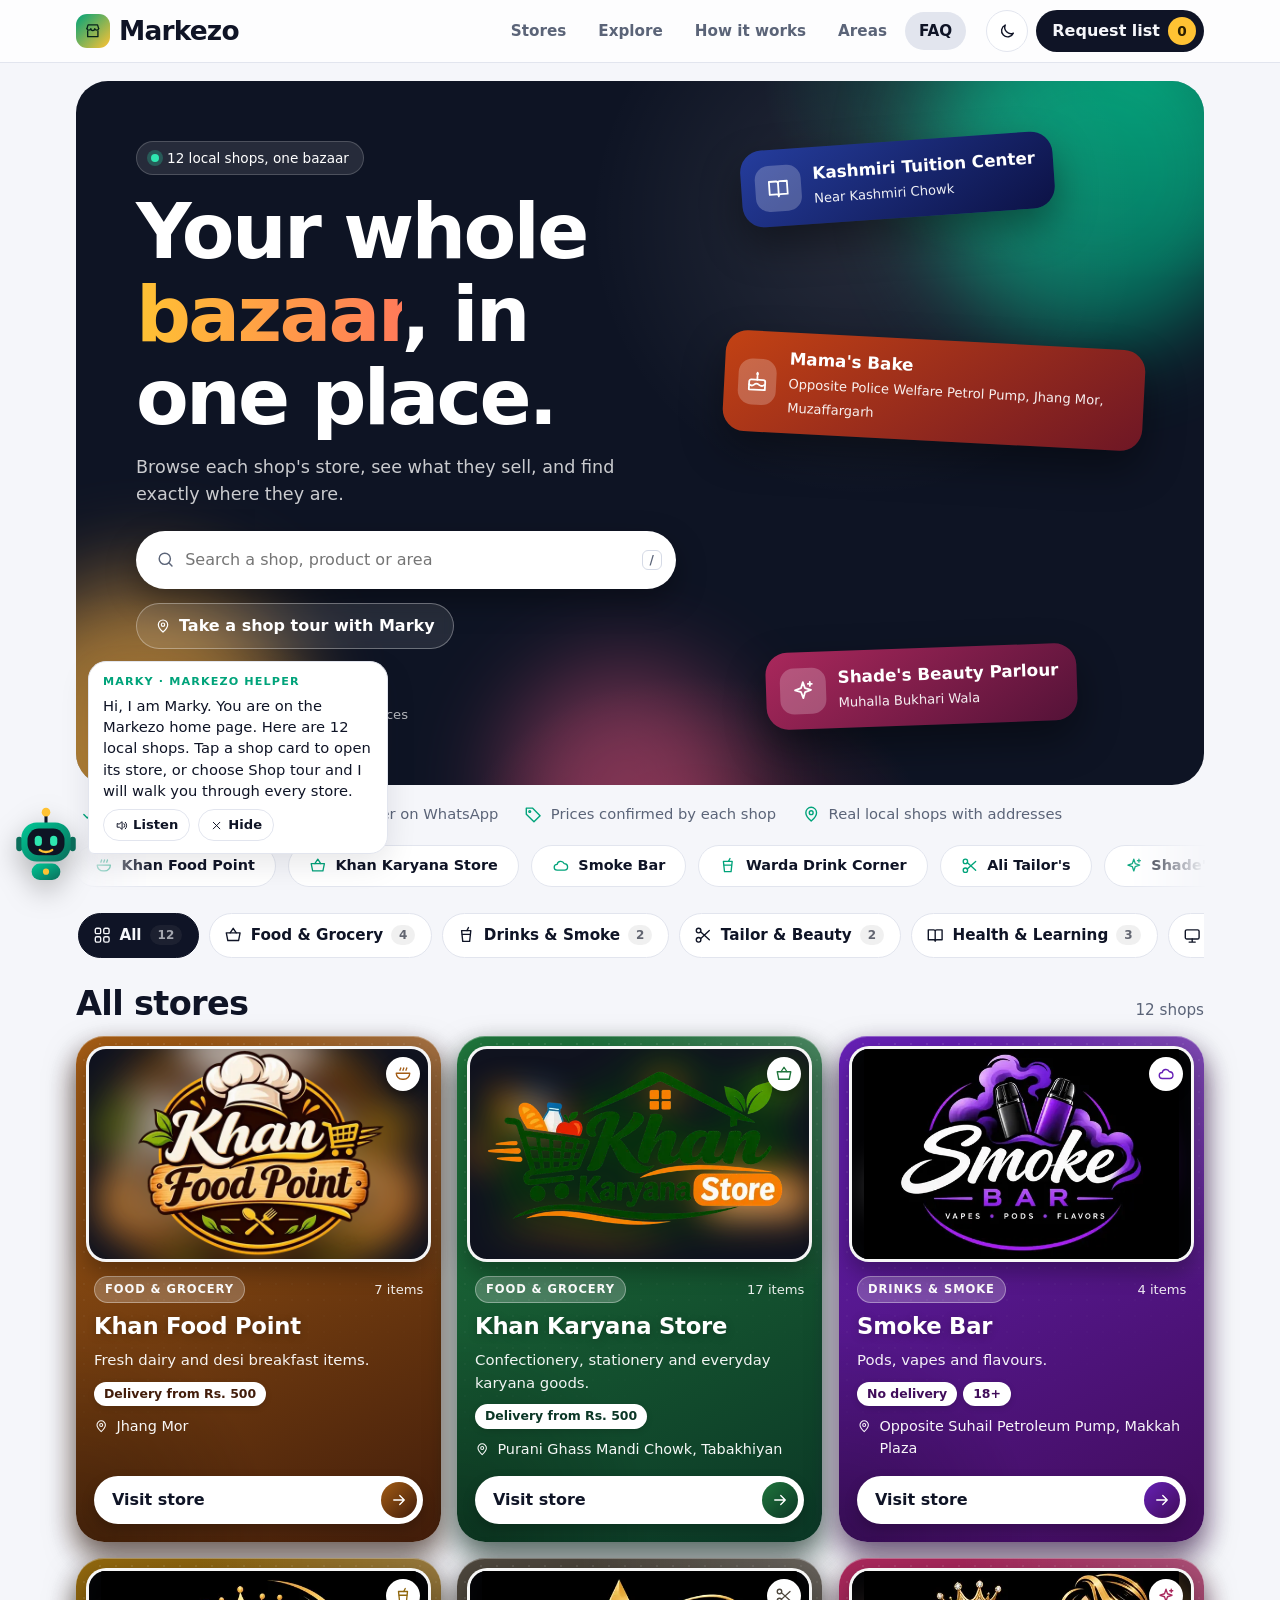
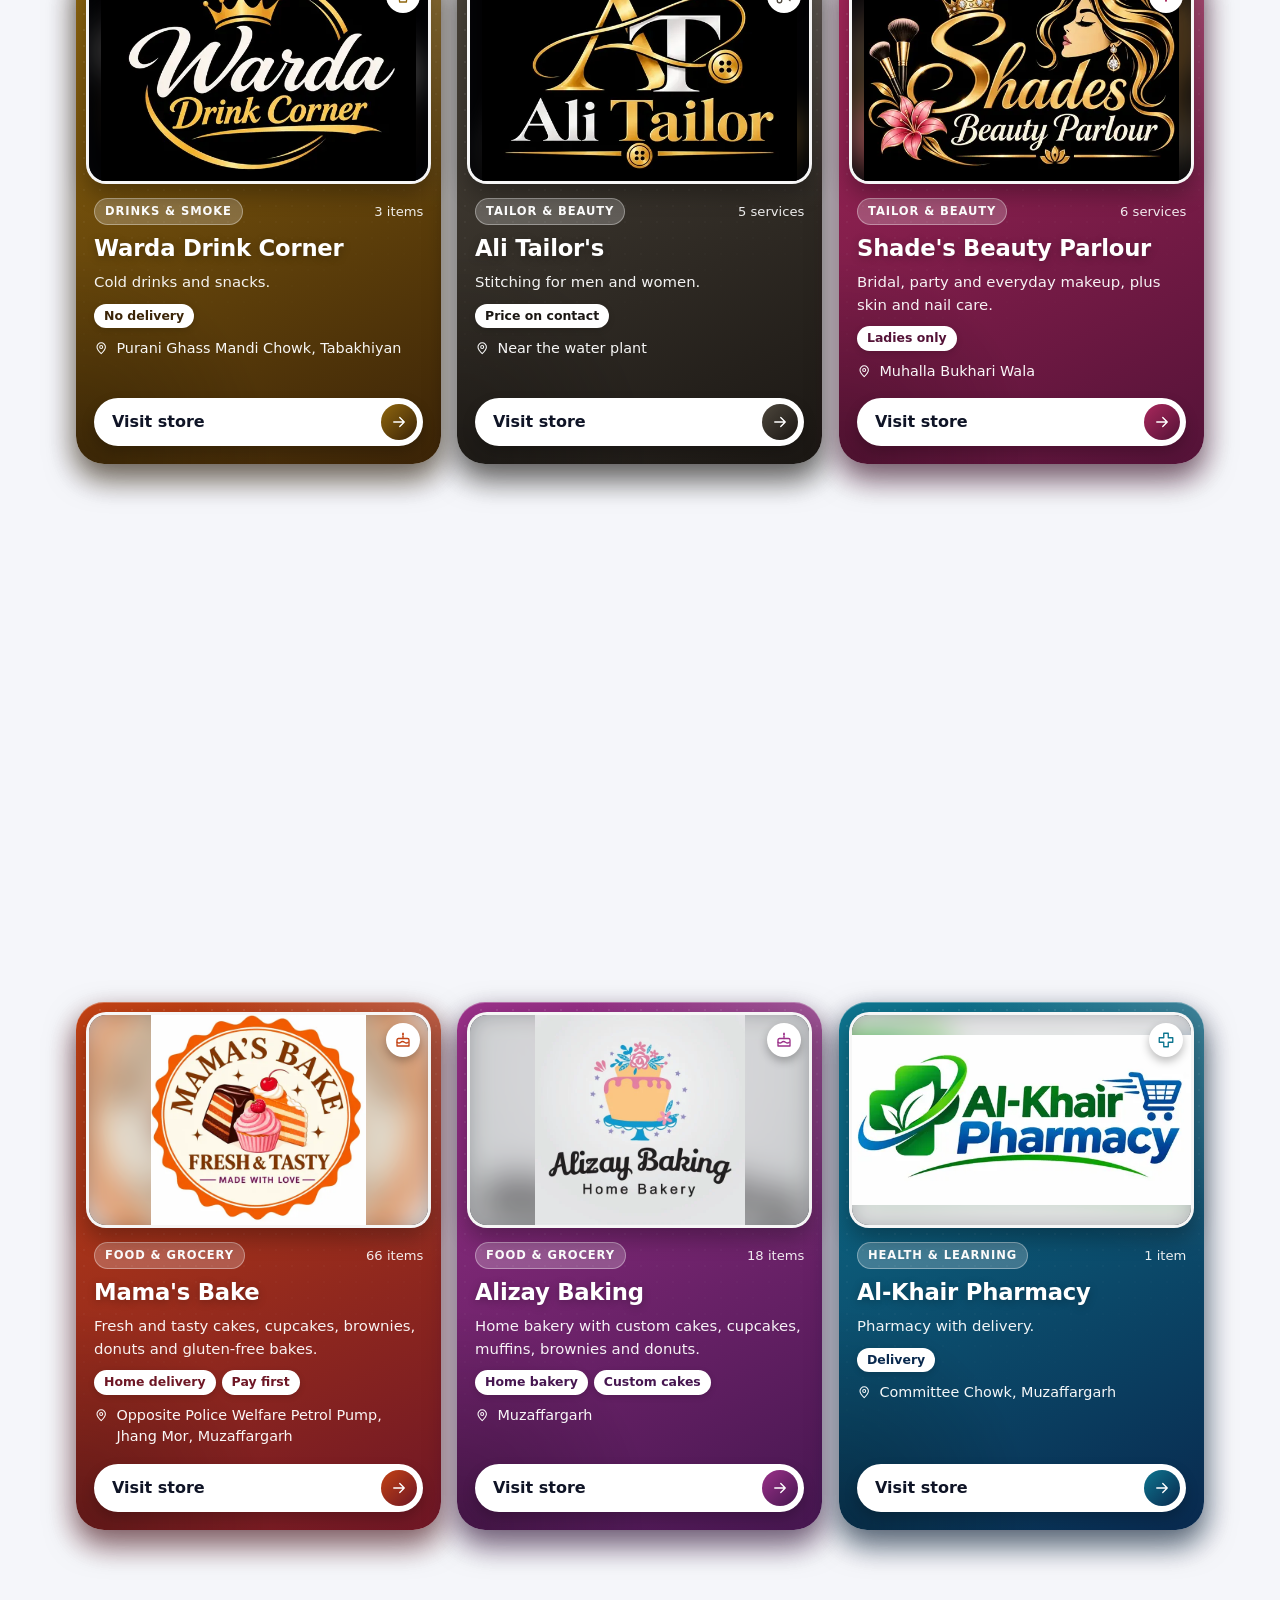
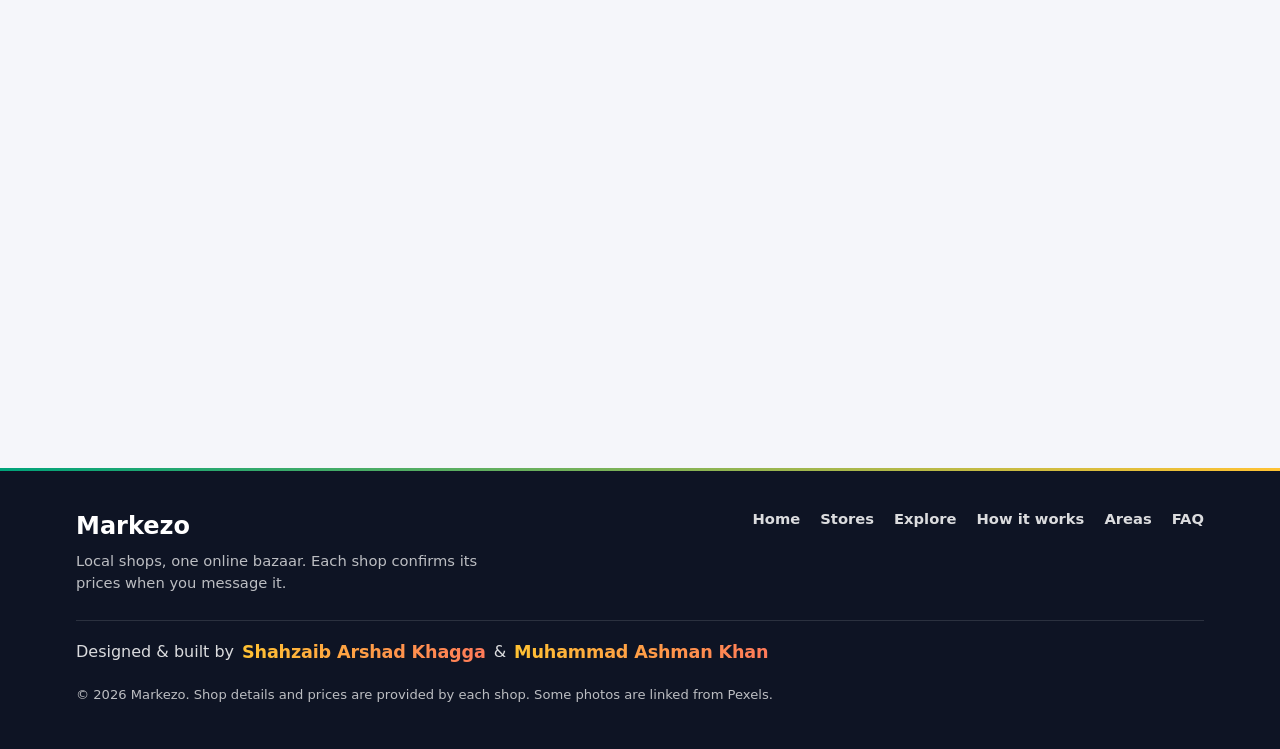
<file: index.html>
<!doctype html>
<html lang="en">
<head>
<meta name="google-site-verification" content="n5h1SkMO4lCYIxkYDlouYj3IXpWvrF7Q885TDrIRiIs" />
<meta charset="utf-8">
<meta http-equiv="Content-Security-Policy" content="default-src 'self'; script-src 'self' 'unsafe-inline'; style-src 'self' 'unsafe-inline' https://fonts.googleapis.com; font-src https://fonts.gstatic.com; img-src 'self' data: blob: https://images.pexels.com; base-uri 'none'; form-action 'none'">
<meta name="viewport" content="width=device-width, initial-scale=1, viewport-fit=cover">
<title>Markezo - Online Bazaar of Local Shops in Muzaffargarh</title>
<meta name="description" content="Markezo brings 12 local shops of Muzaffargarh online. Browse food, grocery, bakery, pharmacy, tailor, beauty, electronics and more, see prices and message each shop on WhatsApp.">
<link rel="canonical" href="https://ashmanyousufoffical-alt.github.io/Markezo/">
<meta name="author" content="Shahzaib Arshad Khagga, Muhammad Ashman Khan">
<meta name="application-name" content="Markezo">
<meta name="robots" content="index,follow,max-image-preview:large">
<meta name="keywords" content="Markezo, Muzaffargarh shops online, Muzaffargarh bazaar, online shopping Muzaffargarh, local shops Muzaffargarh">
<meta property="og:type" content="website"><meta property="og:site_name" content="Markezo">
<meta property="og:title" content="Markezo - Online Bazaar of Local Shops in Muzaffargarh"><meta property="og:description" content="Markezo brings 12 local shops of Muzaffargarh online. Browse food, grocery, bakery, pharmacy, tailor, beauty, electronics and more, see prices and message each shop on WhatsApp.">
<meta property="og:url" content="https://ashmanyousufoffical-alt.github.io/Markezo/"><meta property="og:image" content="https://ashmanyousufoffical-alt.github.io/Markezo/og-image.png">
<meta name="twitter:card" content="summary_large_image"><meta name="twitter:title" content="Markezo - Online Bazaar of Local Shops in Muzaffargarh"><meta name="twitter:description" content="Markezo brings 12 local shops of Muzaffargarh online. Browse food, grocery, bakery, pharmacy, tailor, beauty, electronics and more, see prices and message each shop on WhatsApp."><meta name="twitter:image" content="https://ashmanyousufoffical-alt.github.io/Markezo/og-image.png">
<script type="application/ld+json">{"@context": "https://schema.org", "@graph": [{"@type": "WebSite", "name": "Markezo", "url": "https://ashmanyousufoffical-alt.github.io/Markezo/", "inLanguage": "en", "description": "Markezo brings 12 local shops of Muzaffargarh online. Browse food, grocery, bakery, pharmacy, tailor, beauty, electronics and more, see prices and message each shop on WhatsApp."}, {"@type": "ItemList", "name": "Local shops of Muzaffargarh on Markezo", "itemListElement": [{"@type": "ListItem", "position": 1, "url": "https://ashmanyousufoffical-alt.github.io/Markezo/shop-khan-food-point.html", "name": "Khan Food Point"}, {"@type": "ListItem", "position": 2, "url": "https://ashmanyousufoffical-alt.github.io/Markezo/shop-khan-karyana-store.html", "name": "Khan Karyana Store"}, {"@type": "ListItem", "position": 3, "url": "https://ashmanyousufoffical-alt.github.io/Markezo/shop-smoke-bar.html", "name": "Smoke Bar"}, {"@type": "ListItem", "position": 4, "url": "https://ashmanyousufoffical-alt.github.io/Markezo/shop-warda-drink-corner.html", "name": "Warda Drink Corner"}, {"@type": "ListItem", "position": 5, "url": "https://ashmanyousufoffical-alt.github.io/Markezo/shop-ali-tailors.html", "name": "Ali Tailor's"}, {"@type": "ListItem", "position": 6, "url": "https://ashmanyousufoffical-alt.github.io/Markezo/shop-shades-beauty-parlour.html", "name": "Shade's Beauty Parlour"}, {"@type": "ListItem", "position": 7, "url": "https://ashmanyousufoffical-alt.github.io/Markezo/shop-kashmiri-tuition-center.html", "name": "Kashmiri Tuition Center"}, {"@type": "ListItem", "position": 8, "url": "https://ashmanyousufoffical-alt.github.io/Markezo/shop-al-nasir-homeo-clinic.html", "name": "Al-Nasir Homeo Clinic"}, {"@type": "ListItem", "position": 9, "url": "https://ashmanyousufoffical-alt.github.io/Markezo/shop-hashmi-electronics.html", "name": "Hashmi Electronics"}, {"@type": "ListItem", "position": 10, "url": "https://ashmanyousufoffical-alt.github.io/Markezo/shop-mamas-bake.html", "name": "Mama's Bake"}, {"@type": "ListItem", "position": 11, "url": "https://ashmanyousufoffical-alt.github.io/Markezo/shop-al-khair-pharmacy.html", "name": "Al-Khair Pharmacy"}, {"@type": "ListItem", "position": 12, "url": "https://ashmanyousufoffical-alt.github.io/Markezo/shop-alizay-baking.html", "name": "Alizay Baking"}]}]}</script>
<link rel="icon" href="favicon.svg" type="image/svg+xml">
<link rel="icon" href="favicon-32.png" sizes="32x32" type="image/png">
<link rel="shortcut icon" href="favicon.ico">
<link rel="apple-touch-icon" href="apple-touch-icon.png">
<meta name="theme-color" content="#F5F6FA" media="(prefers-color-scheme: light)">
<meta name="theme-color" content="#0A0F1C" media="(prefers-color-scheme: dark)">
<meta name="color-scheme" content="light dark">
<link rel="preconnect" href="https://fonts.googleapis.com">
<link rel="preconnect" href="https://fonts.gstatic.com" crossorigin>
<link rel="stylesheet" href="https://fonts.googleapis.com/css2?family=Bricolage+Grotesque:opsz,wght@12..96,500;12..96,700;12..96,800&family=DM+Sans:wght@400;500;700&family=Bodoni+Moda:wght@700;800&display=swap">
<script>document.documentElement.classList.add("js");try{if(sessionStorage.getItem("mzS"))document.documentElement.classList.add("nosplash")}catch(e){}try{var t=localStorage.getItem("mzTheme");if(t==="light"||t==="dark")document.documentElement.setAttribute("data-theme",t)}catch(e){}</script>
<link rel="stylesheet" href="style.css">

<link rel="stylesheet" href="style.css">
</head>
<body>
<div id="splash" aria-hidden="true"><div class="sp-in"><span class="sp-mk" id="spMk"></span><b class="sp-w"><i style="--k:0">M</i><i style="--k:1">a</i><i style="--k:2">r</i><i style="--k:3">k</i><i style="--k:4">e</i><i style="--k:5">z</i><i style="--k:6">o</i></b><p class="sp-t">Your whole bazaar, in one place</p></div></div>
<div id="sprog" aria-hidden="true"></div>
<a class="skip" href="#view" id="skip">Skip to content</a>
<header class="bar"><div class="wrap">
  <a class="logo" href="#home" aria-label="Markezo home"><span class="mk" id="logoIc"></span>Markezo</a>
  <nav class="nav" aria-label="Main"><a href="#stores">Stores</a><a href="#explore">Explore</a><a href="#how">How it works</a><a href="#areas">Areas</a><a href="#faq">FAQ</a></nav>
  <div class="tools">
    <button class="ibtn" id="themeBtn" type="button" aria-label="Switch light or dark theme"></button>
    <button class="cartbtn" id="cartBtn" type="button" aria-haspopup="dialog" aria-label="Open request list"><span class="t">Request list</span><b id="cartCount">0</b></button>
  </div>
</div></header>

<main id="view" tabindex="-1"><noscript><div class="wrap"><p style="padding:40px 0">Markezo needs JavaScript to show the shops. Please turn it on and reload.</p></div></noscript></main>

<footer><div class="wrap">
  <div><b>Markezo</b><p>Local shops, one online bazaar. Each shop confirms its prices when you message it.</p></div>
  <nav aria-label="Footer"><a href="#home">Home</a><a href="#stores">Stores</a><a href="#explore">Explore</a><a href="#how">How it works</a><a href="#areas">Areas</a><a href="#faq">FAQ</a></nav>
  <p class="credit">Designed &amp; built by <b>Shahzaib Arshad Khagga</b> &amp; <b>Muhammad Ashman Khan</b></p>
  <small id="copy"></small>
</div></footer>

<button class="fab" id="fab" type="button" hidden>View request list <b id="fabCount">0</b></button>
<button class="totop" id="toTop" type="button" hidden aria-label="Back to top"></button>
<div class="toast" id="toast" role="status" aria-live="polite"></div>
<div class="bot" id="bot" role="complementary" aria-label="Marky, the Markezo helper">
  <button class="botface" id="botFace" type="button" aria-label="Show or hide the helper">
    <svg viewBox="0 0 64 76" aria-hidden="true">
      <defs><linearGradient id="botg" x1="0" y1="0" x2="1" y2="1"><stop offset="0" stop-color="#00C896"/><stop offset="1" stop-color="#0B6E5B"/></linearGradient></defs>
      <line x1="32" y1="6" x2="32" y2="16" stroke="#0E1424" stroke-width="3" stroke-linecap="round"/>
      <circle class="bot-led" cx="32" cy="6" r="4.2" fill="#FFC233"/>
      <rect x="3" y="30" width="6" height="14" rx="3" fill="#0B6E5B"/>
      <rect x="55" y="30" width="6" height="14" rx="3" fill="#0B6E5B"/>
      <rect x="8" y="16" width="48" height="38" rx="15" fill="url(#botg)"/>
      <rect x="14" y="22" width="36" height="26" rx="11" fill="#0E1424"/>
      <rect class="bot-eye" x="21" y="29" width="7" height="10" rx="3.5" fill="#2EE6B0"/>
      <rect class="bot-eye" x="36" y="29" width="7" height="10" rx="3.5" fill="#2EE6B0"/>
      <path d="M26 43c3 2.4 9 2.4 12 0" fill="none" stroke="#FFC233" stroke-width="2.4" stroke-linecap="round"/>
      <rect x="18" y="56" width="28" height="16" rx="8" fill="url(#botg)"/>
      <circle cx="32" cy="64" r="3" fill="#FFC233"/>
    <g id="botAcc"></g></svg>
  </button>
  <div class="bubble" id="botBubble">
    <p id="botText"></p>
    <div class="botacts" id="botActs"></div>
    <div class="botq">
      <div class="botchips" id="botChips"></div>
      <form class="botask" id="botForm"><input id="botQ" type="text" placeholder="Ask Marky a question..." autocomplete="off" enterkeyhint="send" aria-label="Ask Marky a question"><button type="submit">Ask</button></form>
    </div>
    <div class="botbtns"><button id="botListen" type="button" aria-label="Read this aloud"></button><button id="botHide" type="button" aria-label="Hide the helper"></button></div>
  </div>
</div>

<div class="lb" id="lb" role="dialog" aria-modal="true" aria-label="Cake design photo" hidden>
  <div class="lbbox">
    <div class="lbimg"><img id="lbImg" alt="" width="480" height="640">
      <button class="lbn prev" id="lbPrev" type="button" aria-label="Previous photo">&lsaquo;</button>
      <button class="lbn next" id="lbNext" type="button" aria-label="Next photo">&rsaquo;</button>
      <button class="ibtn lbx" id="lbClose" type="button" aria-label="Close photo"></button></div>
    <div class="lbcap"><div><b id="lbCap"></b><small id="lbCount"></small></div><div class="btns" id="lbActs"></div></div>
  </div>
</div>
<div class="tbar" id="tbar" hidden role="region" aria-label="Shop tour"><span id="tourTxt"></span><button id="tourPrev" class="ghost" type="button" aria-label="Previous shop">&lsaquo;</button><button id="tourNext" type="button">Next shop</button><button id="tourEnd" class="ghost" type="button">End</button></div>
<div id="veil" class="veil" hidden></div>
<aside id="panel" class="panel" role="dialog" aria-modal="true" aria-labelledby="panelTitle" hidden>
  <header><h2 id="panelTitle">Request list</h2><button class="ibtn" id="closeCart" type="button" aria-label="Close request list"></button></header>
  <p class="hint">Tap Send on WhatsApp to open a chat with the shop. Your request is already typed in the message.</p>
  <div class="list2" id="cartBody"></div>
  <button class="clear" id="clearCart" type="button" hidden>Clear all</button>
</aside>

<script type="application/json" id="cutData">{"maida":{"w":232,"h":300},"chilli":{"w":220,"h":300},"oil":{"w":156,"h":320},"ghee":{"w":158,"h":260},"soap":{"w":243,"h":200},"paste":{"w":192,"h":48},"surf":{"w":206,"h":320},"ata":{"w":200,"h":200},"sugar":{"w":200,"h":200},"salt":{"w":200,"h":200},"haldi":{"w":200,"h":200},"zira":{"w":200,"h":200},"conf":{"w":200,"h":200},"stat":{"w":200,"h":200}}</script>
<script src="script.js"></script>
</body>
</html>
</file>
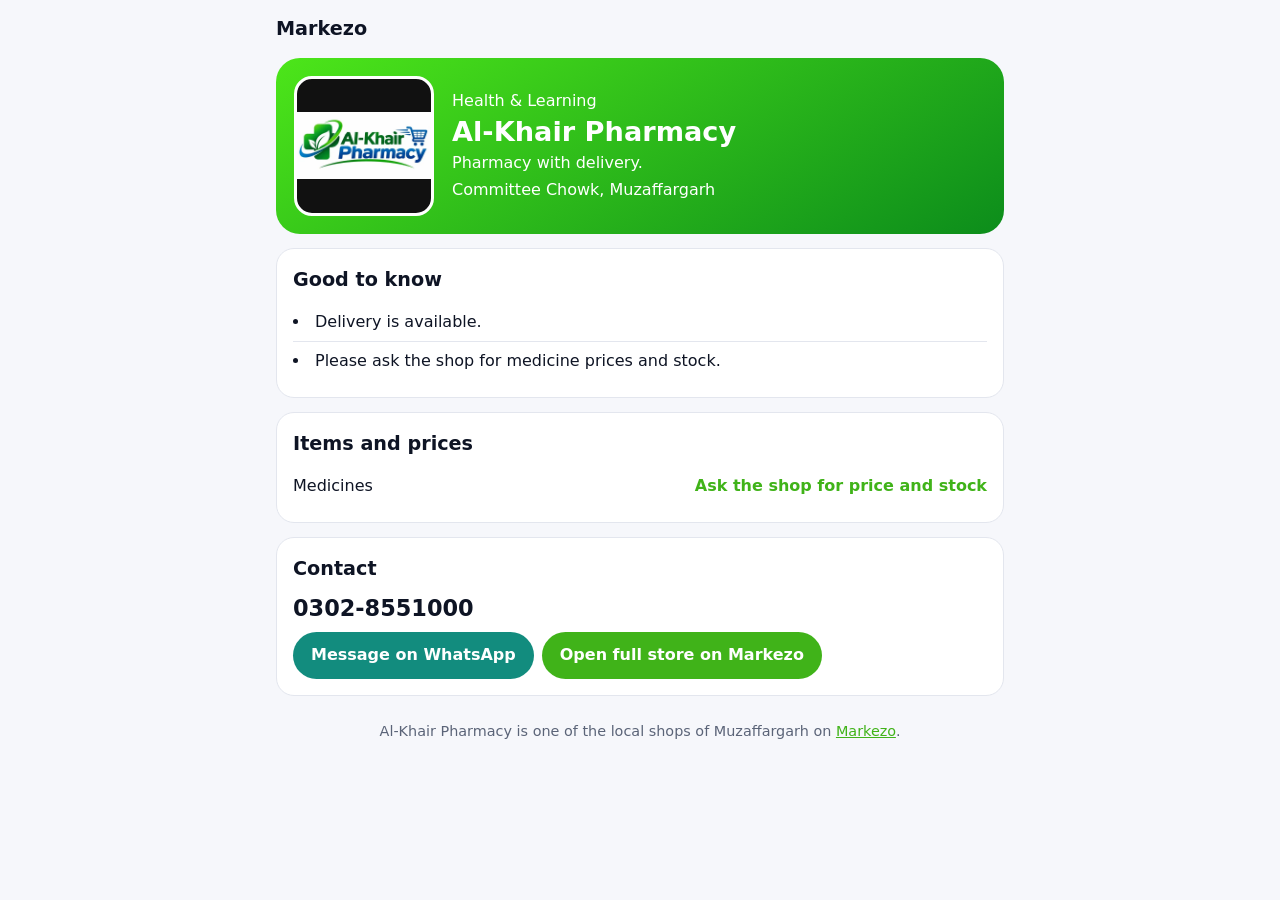
<file: shop-al-khair-pharmacy.html>
<!doctype html>
<html lang="en"><head>
<meta charset="utf-8">
<meta name="viewport" content="width=device-width, initial-scale=1">
<title>Al-Khair Pharmacy - Health &amp; Learning in Committee Chowk, Muzaffargarh | Markezo</title>
<meta name="description" content="Pharmacy with delivery. Find Al-Khair Pharmacy at Committee Chowk, Muzaffargarh. See items, prices and message the shop on WhatsApp.">
<link rel="canonical" href="https://ashmanyousufoffical-alt.github.io/Markezo/shop-al-khair-pharmacy.html">
<link rel="icon" href="favicon.svg" type="image/svg+xml">
<link rel="icon" href="favicon-32.png" sizes="32x32" type="image/png">
<link rel="shortcut icon" href="favicon.ico">
<link rel="apple-touch-icon" href="apple-touch-icon.png">
<meta name="theme-color" content="#0E1424">
<meta property="og:type" content="website"><meta property="og:site_name" content="Markezo">
<meta property="og:title" content="Al-Khair Pharmacy - Health &amp; Learning in Committee Chowk, Muzaffargarh | Markezo"><meta property="og:description" content="Pharmacy with delivery. Find Al-Khair Pharmacy at Committee Chowk, Muzaffargarh. See items, prices and message the shop on WhatsApp.">
<meta property="og:url" content="https://ashmanyousufoffical-alt.github.io/Markezo/shop-al-khair-pharmacy.html"><meta property="og:image" content="https://ashmanyousufoffical-alt.github.io/Markezo/logos/al-khair-pharmacy.webp">
<script type="application/ld+json">{"@context": "https://schema.org", "@type": "LocalBusiness", "name": "Al-Khair Pharmacy", "description": "Pharmacy with delivery.", "url": "https://ashmanyousufoffical-alt.github.io/Markezo/shop-al-khair-pharmacy.html", "image": "https://ashmanyousufoffical-alt.github.io/Markezo/logos/al-khair-pharmacy.webp", "address": {"@type": "PostalAddress", "streetAddress": "Committee Chowk, Muzaffargarh", "addressLocality": "Muzaffargarh", "addressCountry": "PK"}, "telephone": "+923028551000"}</script>
<style>
:root{--h:105;--c:hsl(var(--h) 75% 40%);--bg:#f6f7fb;--fg:#0E1424;--card:#fff;--mut:#5b6478;--line:#e3e6ee}
@media(prefers-color-scheme:dark){:root{--c:hsl(var(--h) 70% 65%);--bg:#0E1424;--fg:#eef1f8;--card:#161d33;--mut:#a3adc4;--line:#27304a}}
*{box-sizing:border-box}body{margin:0;background:var(--bg);color:var(--fg);font:16px/1.55 system-ui,Segoe UI,Roboto,Arial,sans-serif}
.w{max-width:760px;margin:0 auto;padding:0 16px 40px}
header{padding:14px 0}header a{font-weight:800;color:var(--fg);text-decoration:none;font-size:1.2rem}
.hero{background:linear-gradient(150deg,hsl(var(--h) 80% 50%),hsl(calc(var(--h) + 22) 84% 30%));color:#fff;border-radius:24px;padding:18px;display:flex;gap:18px;align-items:center;flex-wrap:wrap}
.hero img{width:140px;height:140px;object-fit:contain;background:#111;border:3px solid #fff;border-radius:18px}
.hero h1{margin:0 0 4px;font-size:1.7rem;line-height:1.15}.hero p{margin:2px 0}
.card{background:var(--card);border:1px solid var(--line);border-radius:18px;padding:16px;margin-top:14px}
h2{margin:0 0 8px;font-size:1.2rem}h3{margin:14px 0 4px;font-size:1rem;color:var(--c)}
ul{list-style:none;margin:0;padding:0}li{display:flex;justify-content:space-between;gap:12px;padding:7px 0;border-bottom:1px solid var(--line)}li:last-child{border-bottom:0}li b{color:var(--c);text-align:right;font-weight:700}
.facts li{display:list-item;list-style:disc inside}
.btn{display:inline-block;background:var(--c);color:#fff;text-decoration:none;font-weight:700;padding:11px 18px;border-radius:999px;margin:6px 8px 0 0}.btn.wa{background:#128C7E}
.num{font-size:1.4rem;font-weight:800;margin:0}
footer{color:var(--mut);font-size:.9rem;text-align:center;margin-top:24px}footer a{color:var(--c)}
</style></head><body><div class="w">
<header><a href="index.html">Markezo</a></header>
<div class="hero"><img src="logos/al-khair-pharmacy.webp" alt="Al-Khair Pharmacy logo" width="140" height="140"><div><p>Health &amp; Learning</p><h1>Al-Khair Pharmacy</h1><p>Pharmacy with delivery.</p><p>Committee Chowk, Muzaffargarh</p></div></div>
<div class="card"><h2>Good to know</h2><ul class="facts"><li>Delivery is available.</li><li>Please ask the shop for medicine prices and stock.</li></ul></div>
<div class="card"><h2>Items and prices</h2><ul><li><span>Medicines</span><b>Ask the shop for price and stock</b></li></ul></div>
<div class="card"><h2>Contact</h2><p class="num">0302-8551000</p><a class="btn wa" href="https://wa.me/923028551000?text=Hello%20Al-Khair%20Pharmacy%2C%20I%20found%20you%20on%20Markezo.%20I%20want%20to%20ask%20about%20a%20medicine%20and%20delivery." rel="noopener">Message on WhatsApp</a><a class="btn" href="index.html#shop-al-khair-pharmacy">Open full store on Markezo</a></div>
<footer>Al-Khair Pharmacy is one of the local shops of Muzaffargarh on <a href="index.html">Markezo</a>.</footer>
</div></body></html>
</file>
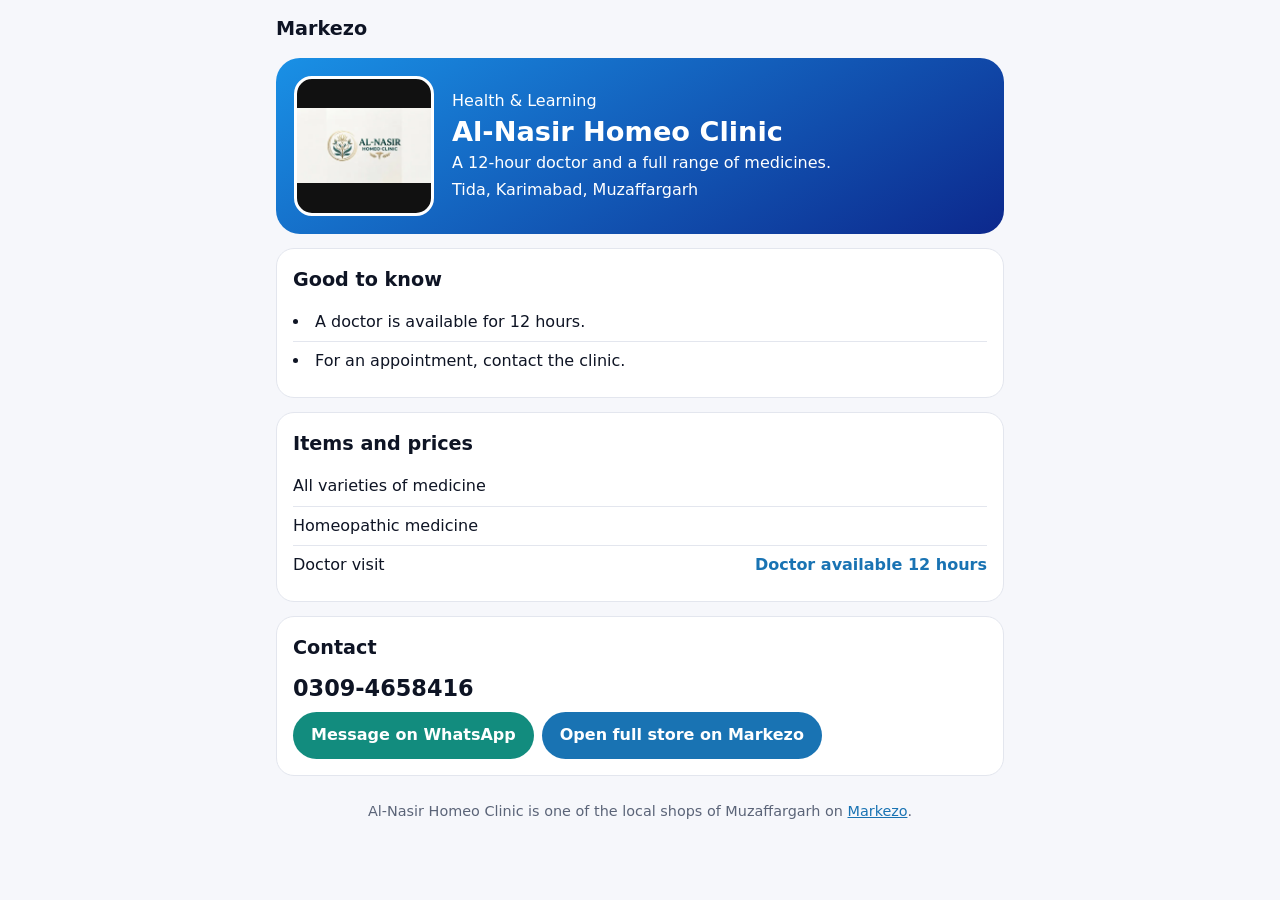
<file: shop-al-nasir-homeo-clinic.html>
<!doctype html>
<html lang="en"><head>
<meta charset="utf-8">
<meta name="viewport" content="width=device-width, initial-scale=1">
<title>Al-Nasir Homeo Clinic - Health &amp; Learning in Tida, Karimabad, Muzaffargarh | Markezo</title>
<meta name="description" content="A 12-hour doctor and a full range of medicines. Find Al-Nasir Homeo Clinic at Tida, Karimabad, Muzaffargarh. See items, prices and message the shop on WhatsApp.">
<link rel="canonical" href="https://ashmanyousufoffical-alt.github.io/Markezo/shop-al-nasir-homeo-clinic.html">
<link rel="icon" href="favicon.svg" type="image/svg+xml">
<link rel="icon" href="favicon-32.png" sizes="32x32" type="image/png">
<link rel="shortcut icon" href="favicon.ico">
<link rel="apple-touch-icon" href="apple-touch-icon.png">
<meta name="theme-color" content="#0E1424">
<meta property="og:type" content="website"><meta property="og:site_name" content="Markezo">
<meta property="og:title" content="Al-Nasir Homeo Clinic - Health &amp; Learning in Tida, Karimabad, Muzaffargarh | Markezo"><meta property="og:description" content="A 12-hour doctor and a full range of medicines. Find Al-Nasir Homeo Clinic at Tida, Karimabad, Muzaffargarh. See items, prices and message the shop on WhatsApp.">
<meta property="og:url" content="https://ashmanyousufoffical-alt.github.io/Markezo/shop-al-nasir-homeo-clinic.html"><meta property="og:image" content="https://ashmanyousufoffical-alt.github.io/Markezo/logos/al-nasir-homeo-clinic.webp">
<script type="application/ld+json">{"@context": "https://schema.org", "@type": "LocalBusiness", "name": "Al-Nasir Homeo Clinic", "description": "A 12-hour doctor and a full range of medicines.", "url": "https://ashmanyousufoffical-alt.github.io/Markezo/shop-al-nasir-homeo-clinic.html", "image": "https://ashmanyousufoffical-alt.github.io/Markezo/logos/al-nasir-homeo-clinic.webp", "address": {"@type": "PostalAddress", "streetAddress": "Tida, Karimabad", "addressLocality": "Muzaffargarh", "addressCountry": "PK"}, "telephone": "+923094658416"}</script>
<style>
:root{--h:205;--c:hsl(var(--h) 75% 40%);--bg:#f6f7fb;--fg:#0E1424;--card:#fff;--mut:#5b6478;--line:#e3e6ee}
@media(prefers-color-scheme:dark){:root{--c:hsl(var(--h) 70% 65%);--bg:#0E1424;--fg:#eef1f8;--card:#161d33;--mut:#a3adc4;--line:#27304a}}
*{box-sizing:border-box}body{margin:0;background:var(--bg);color:var(--fg);font:16px/1.55 system-ui,Segoe UI,Roboto,Arial,sans-serif}
.w{max-width:760px;margin:0 auto;padding:0 16px 40px}
header{padding:14px 0}header a{font-weight:800;color:var(--fg);text-decoration:none;font-size:1.2rem}
.hero{background:linear-gradient(150deg,hsl(var(--h) 80% 50%),hsl(calc(var(--h) + 22) 84% 30%));color:#fff;border-radius:24px;padding:18px;display:flex;gap:18px;align-items:center;flex-wrap:wrap}
.hero img{width:140px;height:140px;object-fit:contain;background:#111;border:3px solid #fff;border-radius:18px}
.hero h1{margin:0 0 4px;font-size:1.7rem;line-height:1.15}.hero p{margin:2px 0}
.card{background:var(--card);border:1px solid var(--line);border-radius:18px;padding:16px;margin-top:14px}
h2{margin:0 0 8px;font-size:1.2rem}h3{margin:14px 0 4px;font-size:1rem;color:var(--c)}
ul{list-style:none;margin:0;padding:0}li{display:flex;justify-content:space-between;gap:12px;padding:7px 0;border-bottom:1px solid var(--line)}li:last-child{border-bottom:0}li b{color:var(--c);text-align:right;font-weight:700}
.facts li{display:list-item;list-style:disc inside}
.btn{display:inline-block;background:var(--c);color:#fff;text-decoration:none;font-weight:700;padding:11px 18px;border-radius:999px;margin:6px 8px 0 0}.btn.wa{background:#128C7E}
.num{font-size:1.4rem;font-weight:800;margin:0}
footer{color:var(--mut);font-size:.9rem;text-align:center;margin-top:24px}footer a{color:var(--c)}
</style></head><body><div class="w">
<header><a href="index.html">Markezo</a></header>
<div class="hero"><img src="logos/al-nasir-homeo-clinic.webp" alt="Al-Nasir Homeo Clinic logo" width="140" height="140"><div><p>Health &amp; Learning</p><h1>Al-Nasir Homeo Clinic</h1><p>A 12-hour doctor and a full range of medicines.</p><p>Tida, Karimabad, Muzaffargarh</p></div></div>
<div class="card"><h2>Good to know</h2><ul class="facts"><li>A doctor is available for 12 hours.</li><li>For an appointment, contact the clinic.</li></ul></div>
<div class="card"><h2>Items and prices</h2><ul><li><span>All varieties of medicine</span><b></b></li><li><span>Homeopathic medicine</span><b></b></li><li><span>Doctor visit</span><b>Doctor available 12 hours</b></li></ul></div>
<div class="card"><h2>Contact</h2><p class="num">0309-4658416</p><a class="btn wa" href="https://wa.me/923094658416?text=Hello%20Al-Nasir%20Homeo%20Clinic%2C%20I%20found%20you%20on%20Markezo.%20I%20want%20to%20book%20an%20appointment." rel="noopener">Message on WhatsApp</a><a class="btn" href="index.html#shop-al-nasir-homeo-clinic">Open full store on Markezo</a></div>
<footer>Al-Nasir Homeo Clinic is one of the local shops of Muzaffargarh on <a href="index.html">Markezo</a>.</footer>
</div></body></html>
</file>
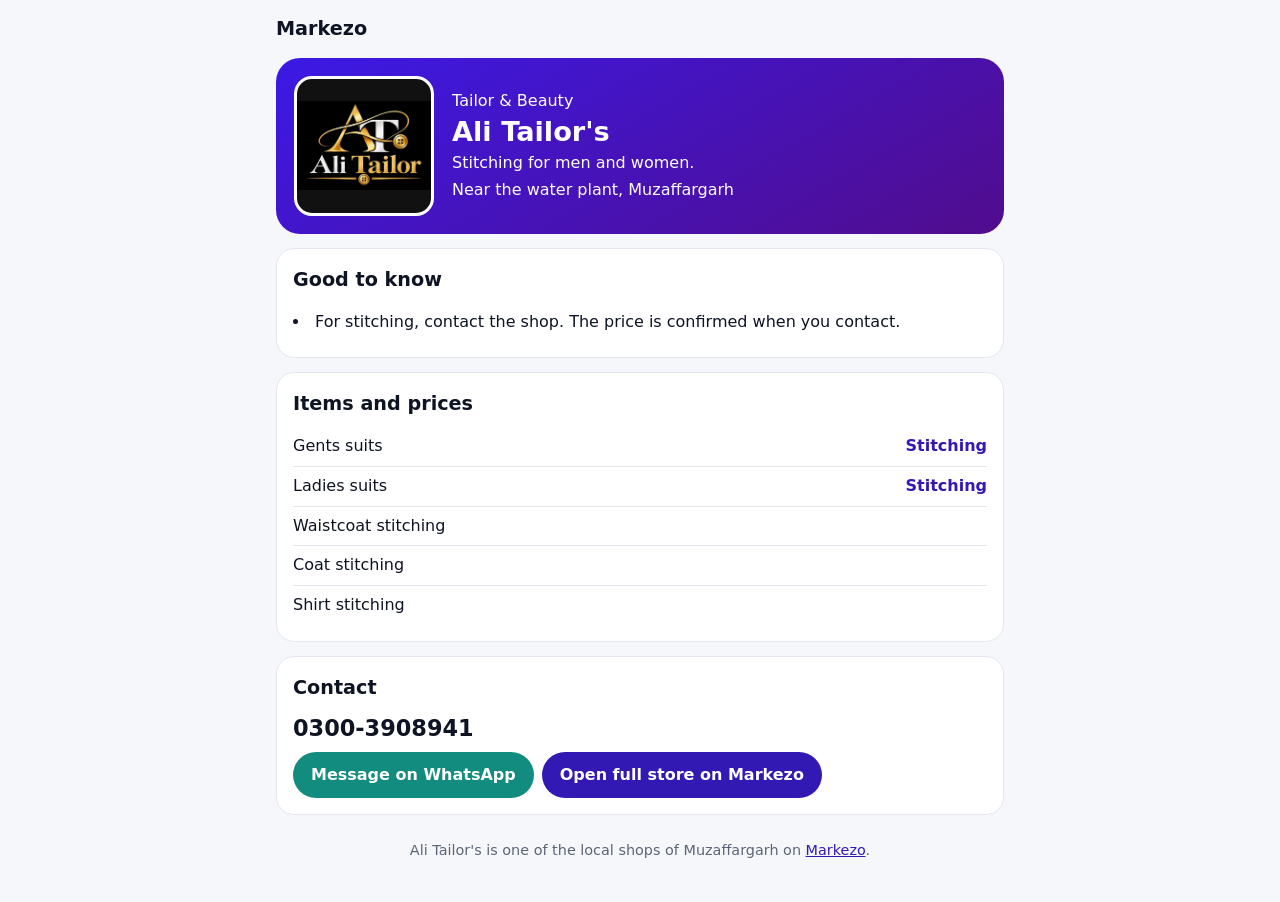
<file: shop-ali-tailors.html>
<!doctype html>
<html lang="en"><head>
<meta charset="utf-8">
<meta name="viewport" content="width=device-width, initial-scale=1">
<title>Ali Tailor&#x27;s - Tailor &amp; Beauty in Water plant, Muzaffargarh | Markezo</title>
<meta name="description" content="Stitching for men and women. Find Ali Tailor&#x27;s at Near the water plant, Muzaffargarh. See items, prices and message the shop on WhatsApp.">
<link rel="canonical" href="https://ashmanyousufoffical-alt.github.io/Markezo/shop-ali-tailors.html">
<link rel="icon" href="favicon.svg" type="image/svg+xml">
<link rel="icon" href="favicon-32.png" sizes="32x32" type="image/png">
<link rel="shortcut icon" href="favicon.ico">
<link rel="apple-touch-icon" href="apple-touch-icon.png">
<meta name="theme-color" content="#0E1424">
<meta property="og:type" content="website"><meta property="og:site_name" content="Markezo">
<meta property="og:title" content="Ali Tailor&#x27;s - Tailor &amp; Beauty in Water plant, Muzaffargarh | Markezo"><meta property="og:description" content="Stitching for men and women. Find Ali Tailor&#x27;s at Near the water plant, Muzaffargarh. See items, prices and message the shop on WhatsApp.">
<meta property="og:url" content="https://ashmanyousufoffical-alt.github.io/Markezo/shop-ali-tailors.html"><meta property="og:image" content="https://ashmanyousufoffical-alt.github.io/Markezo/logos/ali-tailors.webp">
<script type="application/ld+json">{"@context": "https://schema.org", "@type": "LocalBusiness", "name": "Ali Tailor's", "description": "Stitching for men and women.", "url": "https://ashmanyousufoffical-alt.github.io/Markezo/shop-ali-tailors.html", "image": "https://ashmanyousufoffical-alt.github.io/Markezo/logos/ali-tailors.webp", "address": {"@type": "PostalAddress", "streetAddress": "Near the water plant", "addressLocality": "Muzaffargarh", "addressCountry": "PK"}, "telephone": "+923003908941"}</script>
<style>
:root{--h:250;--c:hsl(var(--h) 75% 40%);--bg:#f6f7fb;--fg:#0E1424;--card:#fff;--mut:#5b6478;--line:#e3e6ee}
@media(prefers-color-scheme:dark){:root{--c:hsl(var(--h) 70% 65%);--bg:#0E1424;--fg:#eef1f8;--card:#161d33;--mut:#a3adc4;--line:#27304a}}
*{box-sizing:border-box}body{margin:0;background:var(--bg);color:var(--fg);font:16px/1.55 system-ui,Segoe UI,Roboto,Arial,sans-serif}
.w{max-width:760px;margin:0 auto;padding:0 16px 40px}
header{padding:14px 0}header a{font-weight:800;color:var(--fg);text-decoration:none;font-size:1.2rem}
.hero{background:linear-gradient(150deg,hsl(var(--h) 80% 50%),hsl(calc(var(--h) + 22) 84% 30%));color:#fff;border-radius:24px;padding:18px;display:flex;gap:18px;align-items:center;flex-wrap:wrap}
.hero img{width:140px;height:140px;object-fit:contain;background:#111;border:3px solid #fff;border-radius:18px}
.hero h1{margin:0 0 4px;font-size:1.7rem;line-height:1.15}.hero p{margin:2px 0}
.card{background:var(--card);border:1px solid var(--line);border-radius:18px;padding:16px;margin-top:14px}
h2{margin:0 0 8px;font-size:1.2rem}h3{margin:14px 0 4px;font-size:1rem;color:var(--c)}
ul{list-style:none;margin:0;padding:0}li{display:flex;justify-content:space-between;gap:12px;padding:7px 0;border-bottom:1px solid var(--line)}li:last-child{border-bottom:0}li b{color:var(--c);text-align:right;font-weight:700}
.facts li{display:list-item;list-style:disc inside}
.btn{display:inline-block;background:var(--c);color:#fff;text-decoration:none;font-weight:700;padding:11px 18px;border-radius:999px;margin:6px 8px 0 0}.btn.wa{background:#128C7E}
.num{font-size:1.4rem;font-weight:800;margin:0}
footer{color:var(--mut);font-size:.9rem;text-align:center;margin-top:24px}footer a{color:var(--c)}
</style></head><body><div class="w">
<header><a href="index.html">Markezo</a></header>
<div class="hero"><img src="logos/ali-tailors.webp" alt="Ali Tailor&#x27;s logo" width="140" height="140"><div><p>Tailor &amp; Beauty</p><h1>Ali Tailor&#x27;s</h1><p>Stitching for men and women.</p><p>Near the water plant, Muzaffargarh</p></div></div>
<div class="card"><h2>Good to know</h2><ul class="facts"><li>For stitching, contact the shop. The price is confirmed when you contact.</li></ul></div>
<div class="card"><h2>Items and prices</h2><ul><li><span>Gents suits</span><b>Stitching</b></li><li><span>Ladies suits</span><b>Stitching</b></li><li><span>Waistcoat stitching</span><b></b></li><li><span>Coat stitching</span><b></b></li><li><span>Shirt stitching</span><b></b></li></ul></div>
<div class="card"><h2>Contact</h2><p class="num">0300-3908941</p><a class="btn wa" href="https://wa.me/923003908941?text=Hello%20Ali%20Tailor%2C%20I%20found%20you%20on%20Markezo.%20I%20want%20to%20get%20stitching%20done.%20Please%20tell%20me%20the%20price." rel="noopener">Message on WhatsApp</a><a class="btn" href="index.html#shop-ali-tailors">Open full store on Markezo</a></div>
<footer>Ali Tailor&#x27;s is one of the local shops of Muzaffargarh on <a href="index.html">Markezo</a>.</footer>
</div></body></html>
</file>
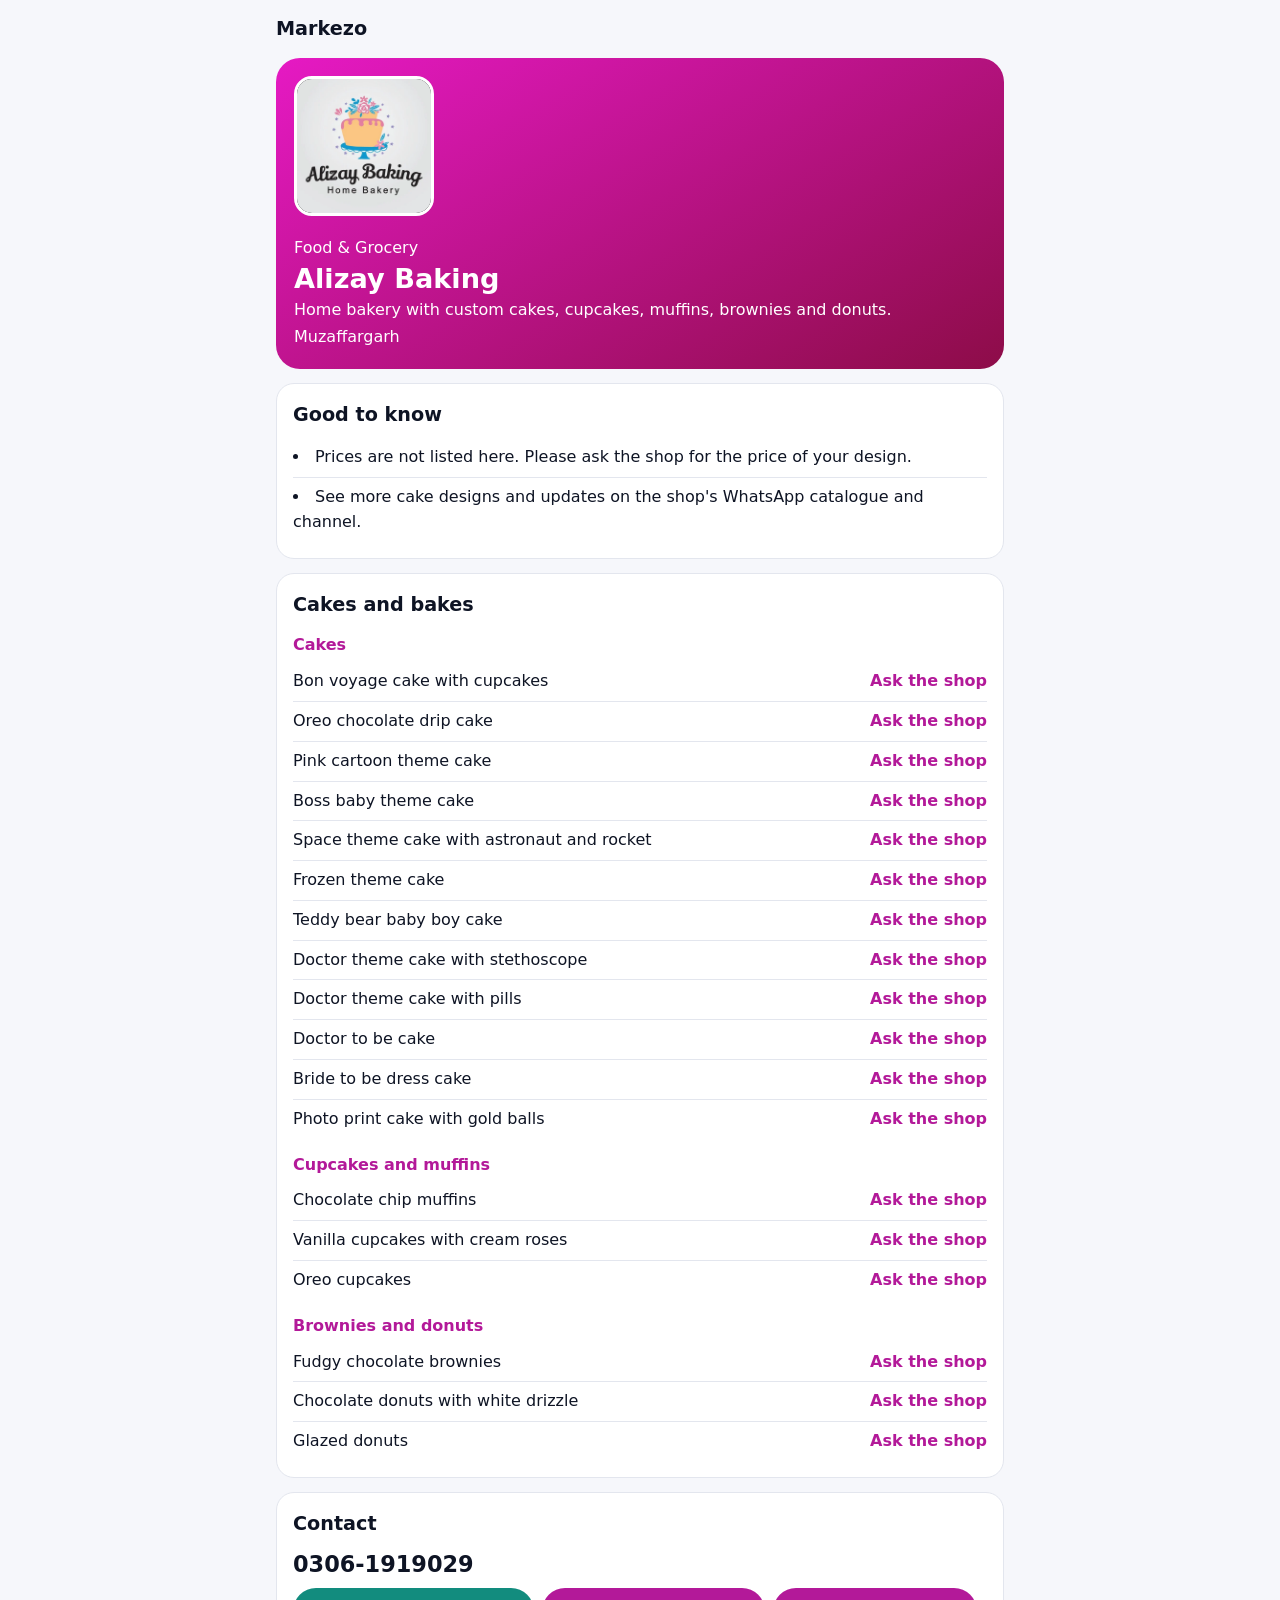
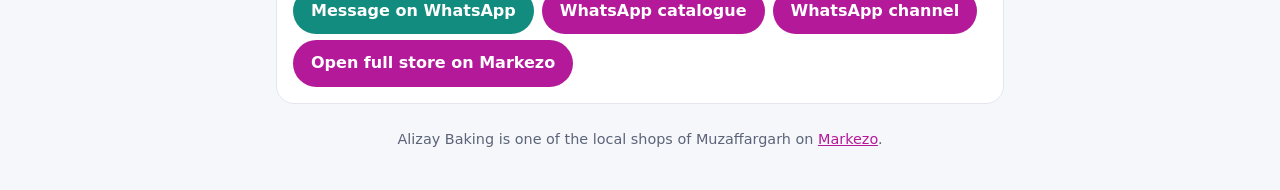
<file: shop-alizay-baking.html>
<!doctype html>
<html lang="en"><head>
<meta charset="utf-8">
<meta name="viewport" content="width=device-width, initial-scale=1">
<title>Alizay Baking - Home Bakery in Muzaffargarh | Markezo</title>
<meta name="description" content="Home bakery with custom cakes, cupcakes, muffins, brownies and donuts. Find Alizay Baking in Muzaffargarh, see designs and message the shop on WhatsApp.">
<link rel="canonical" href="https://ashmanyousufoffical-alt.github.io/Markezo/shop-alizay-baking.html">
<link rel="icon" href="favicon.svg" type="image/svg+xml">
<link rel="icon" href="favicon-32.png" sizes="32x32" type="image/png">
<link rel="shortcut icon" href="favicon.ico">
<link rel="apple-touch-icon" href="apple-touch-icon.png">
<meta name="theme-color" content="#0E1424">
<meta property="og:type" content="website"><meta property="og:site_name" content="Markezo">
<meta property="og:title" content="Alizay Baking - Home Bakery in Muzaffargarh | Markezo"><meta property="og:description" content="Home bakery with custom cakes, cupcakes, muffins, brownies and donuts. Find Alizay Baking in Muzaffargarh, see designs and message the shop on WhatsApp.">
<meta property="og:url" content="https://ashmanyousufoffical-alt.github.io/Markezo/shop-alizay-baking.html"><meta property="og:image" content="https://ashmanyousufoffical-alt.github.io/Markezo/logos/alizay-baking.webp">
<script type="application/ld+json">{"@context": "https://schema.org", "@type": "LocalBusiness", "name": "Alizay Baking", "description": "Home bakery with custom cakes, cupcakes, muffins, brownies and donuts.", "url": "https://ashmanyousufoffical-alt.github.io/Markezo/shop-alizay-baking.html", "image": "https://ashmanyousufoffical-alt.github.io/Markezo/logos/alizay-baking.webp", "address": {"@type": "PostalAddress", "streetAddress": "Muzaffargarh", "addressLocality": "Muzaffargarh", "addressCountry": "PK"}, "telephone": "+923061919029"}</script>
<style>
:root{--h:310;--c:hsl(var(--h) 75% 40%);--bg:#f6f7fb;--fg:#0E1424;--card:#fff;--mut:#5b6478;--line:#e3e6ee}
@media(prefers-color-scheme:dark){:root{--c:hsl(var(--h) 70% 65%);--bg:#0E1424;--fg:#eef1f8;--card:#161d33;--mut:#a3adc4;--line:#27304a}}
*{box-sizing:border-box}body{margin:0;background:var(--bg);color:var(--fg);font:16px/1.55 system-ui,Segoe UI,Roboto,Arial,sans-serif}
.w{max-width:760px;margin:0 auto;padding:0 16px 40px}
header{padding:14px 0}header a{font-weight:800;color:var(--fg);text-decoration:none;font-size:1.2rem}
.hero{background:linear-gradient(150deg,hsl(var(--h) 80% 50%),hsl(calc(var(--h) + 22) 84% 30%));color:#fff;border-radius:24px;padding:18px;display:flex;gap:18px;align-items:center;flex-wrap:wrap}
.hero img{width:140px;height:140px;object-fit:contain;background:#111;border:3px solid #fff;border-radius:18px}
.hero h1{margin:0 0 4px;font-size:1.7rem;line-height:1.15}.hero p{margin:2px 0}
.card{background:var(--card);border:1px solid var(--line);border-radius:18px;padding:16px;margin-top:14px}
h2{margin:0 0 8px;font-size:1.2rem}h3{margin:14px 0 4px;font-size:1rem;color:var(--c)}
ul{list-style:none;margin:0;padding:0}li{display:flex;justify-content:space-between;gap:12px;padding:7px 0;border-bottom:1px solid var(--line)}li:last-child{border-bottom:0}li b{color:var(--c);text-align:right;font-weight:700}
.facts li{display:list-item;list-style:disc inside}
.btn{display:inline-block;background:var(--c);color:#fff;text-decoration:none;font-weight:700;padding:11px 18px;border-radius:999px;margin:6px 8px 0 0}.btn.wa{background:#128C7E}
.num{font-size:1.4rem;font-weight:800;margin:0}
footer{color:var(--mut);font-size:.9rem;text-align:center;margin-top:24px}footer a{color:var(--c)}
</style></head><body><div class="w">
<header><a href="index.html">Markezo</a></header>
<div class="hero"><img src="logos/alizay-baking.webp" alt="Alizay Baking logo" width="140" height="140"><div><p>Food &amp; Grocery</p><h1>Alizay Baking</h1><p>Home bakery with custom cakes, cupcakes, muffins, brownies and donuts.</p><p>Muzaffargarh</p></div></div>
<div class="card"><h2>Good to know</h2><ul class="facts"><li>Prices are not listed here. Please ask the shop for the price of your design.</li><li>See more cake designs and updates on the shop's WhatsApp catalogue and channel.</li></ul></div>
<div class="card"><h2>Cakes and bakes</h2><h3>Cakes</h3><ul><li><span>Bon voyage cake with cupcakes</span><b>Ask the shop</b></li><li><span>Oreo chocolate drip cake</span><b>Ask the shop</b></li><li><span>Pink cartoon theme cake</span><b>Ask the shop</b></li><li><span>Boss baby theme cake</span><b>Ask the shop</b></li><li><span>Space theme cake with astronaut and rocket</span><b>Ask the shop</b></li><li><span>Frozen theme cake</span><b>Ask the shop</b></li><li><span>Teddy bear baby boy cake</span><b>Ask the shop</b></li><li><span>Doctor theme cake with stethoscope</span><b>Ask the shop</b></li><li><span>Doctor theme cake with pills</span><b>Ask the shop</b></li><li><span>Doctor to be cake</span><b>Ask the shop</b></li><li><span>Bride to be dress cake</span><b>Ask the shop</b></li><li><span>Photo print cake with gold balls</span><b>Ask the shop</b></li></ul><h3>Cupcakes and muffins</h3><ul><li><span>Chocolate chip muffins</span><b>Ask the shop</b></li><li><span>Vanilla cupcakes with cream roses</span><b>Ask the shop</b></li><li><span>Oreo cupcakes</span><b>Ask the shop</b></li></ul><h3>Brownies and donuts</h3><ul><li><span>Fudgy chocolate brownies</span><b>Ask the shop</b></li><li><span>Chocolate donuts with white drizzle</span><b>Ask the shop</b></li><li><span>Glazed donuts</span><b>Ask the shop</b></li></ul></div>
<div class="card"><h2>Contact</h2><p class="num">0306-1919029</p><a class="btn wa" href="https://wa.me/923061919029?text=Hello%20Alizay%20Baking%2C%20I%20found%20you%20on%20Markezo.%20I%20want%20to%20order%20a%20cake.%20Please%20tell%20me%20about%20the%20designs%2C%20price%20and%20delivery." rel="noopener">Message on WhatsApp</a><a class="btn" href="https://wa.me/c/923061919029" rel="noopener">WhatsApp catalogue</a><a class="btn" href="https://whatsapp.com/channel/0029VavXITxJP21AbPL9xo2z" rel="noopener">WhatsApp channel</a><a class="btn" href="index.html#shop-alizay-baking">Open full store on Markezo</a></div>
<footer>Alizay Baking is one of the local shops of Muzaffargarh on <a href="index.html">Markezo</a>.</footer>
</div></body></html>
</file>
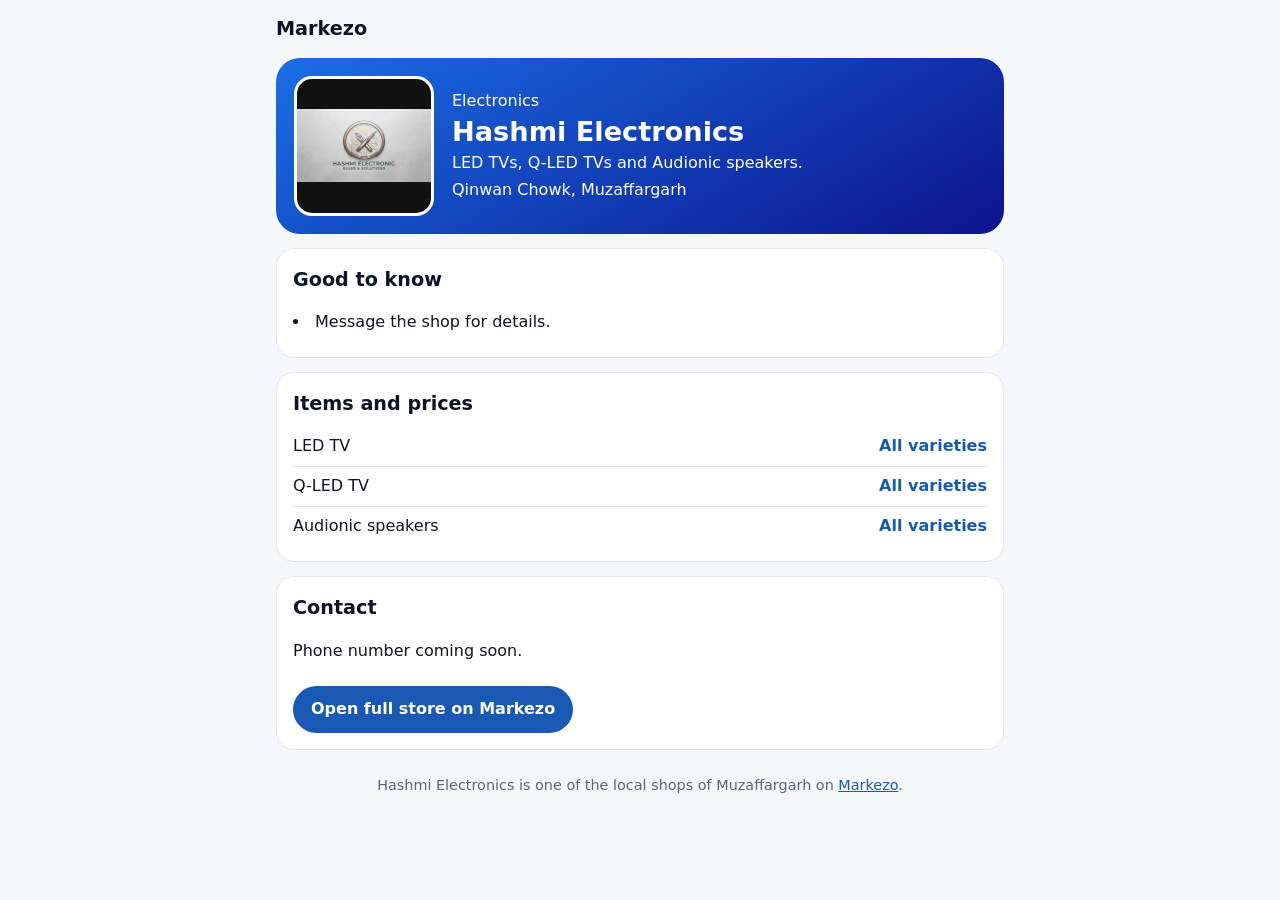
<file: shop-hashmi-electronics.html>
<!doctype html>
<html lang="en"><head>
<meta charset="utf-8">
<meta name="viewport" content="width=device-width, initial-scale=1">
<title>Hashmi Electronics - Electronics in Qinwan Chowk, Muzaffargarh | Markezo</title>
<meta name="description" content="LED TVs, Q-LED TVs and Audionic speakers. Find Hashmi Electronics at Qinwan Chowk, Muzaffargarh. See items, prices and message the shop on WhatsApp.">
<link rel="canonical" href="https://ashmanyousufoffical-alt.github.io/Markezo/shop-hashmi-electronics.html">
<link rel="icon" href="favicon.svg" type="image/svg+xml">
<link rel="icon" href="favicon-32.png" sizes="32x32" type="image/png">
<link rel="shortcut icon" href="favicon.ico">
<link rel="apple-touch-icon" href="apple-touch-icon.png">
<meta name="theme-color" content="#0E1424">
<meta property="og:type" content="website"><meta property="og:site_name" content="Markezo">
<meta property="og:title" content="Hashmi Electronics - Electronics in Qinwan Chowk, Muzaffargarh | Markezo"><meta property="og:description" content="LED TVs, Q-LED TVs and Audionic speakers. Find Hashmi Electronics at Qinwan Chowk, Muzaffargarh. See items, prices and message the shop on WhatsApp.">
<meta property="og:url" content="https://ashmanyousufoffical-alt.github.io/Markezo/shop-hashmi-electronics.html"><meta property="og:image" content="https://ashmanyousufoffical-alt.github.io/Markezo/logos/hashmi-electronics.webp">
<script type="application/ld+json">{"@context": "https://schema.org", "@type": "LocalBusiness", "name": "Hashmi Electronics", "description": "LED TVs, Q-LED TVs and Audionic speakers.", "url": "https://ashmanyousufoffical-alt.github.io/Markezo/shop-hashmi-electronics.html", "image": "https://ashmanyousufoffical-alt.github.io/Markezo/logos/hashmi-electronics.webp", "address": {"@type": "PostalAddress", "streetAddress": "Qinwan Chowk", "addressLocality": "Muzaffargarh", "addressCountry": "PK"}}</script>
<style>
:root{--h:215;--c:hsl(var(--h) 75% 40%);--bg:#f6f7fb;--fg:#0E1424;--card:#fff;--mut:#5b6478;--line:#e3e6ee}
@media(prefers-color-scheme:dark){:root{--c:hsl(var(--h) 70% 65%);--bg:#0E1424;--fg:#eef1f8;--card:#161d33;--mut:#a3adc4;--line:#27304a}}
*{box-sizing:border-box}body{margin:0;background:var(--bg);color:var(--fg);font:16px/1.55 system-ui,Segoe UI,Roboto,Arial,sans-serif}
.w{max-width:760px;margin:0 auto;padding:0 16px 40px}
header{padding:14px 0}header a{font-weight:800;color:var(--fg);text-decoration:none;font-size:1.2rem}
.hero{background:linear-gradient(150deg,hsl(var(--h) 80% 50%),hsl(calc(var(--h) + 22) 84% 30%));color:#fff;border-radius:24px;padding:18px;display:flex;gap:18px;align-items:center;flex-wrap:wrap}
.hero img{width:140px;height:140px;object-fit:contain;background:#111;border:3px solid #fff;border-radius:18px}
.hero h1{margin:0 0 4px;font-size:1.7rem;line-height:1.15}.hero p{margin:2px 0}
.card{background:var(--card);border:1px solid var(--line);border-radius:18px;padding:16px;margin-top:14px}
h2{margin:0 0 8px;font-size:1.2rem}h3{margin:14px 0 4px;font-size:1rem;color:var(--c)}
ul{list-style:none;margin:0;padding:0}li{display:flex;justify-content:space-between;gap:12px;padding:7px 0;border-bottom:1px solid var(--line)}li:last-child{border-bottom:0}li b{color:var(--c);text-align:right;font-weight:700}
.facts li{display:list-item;list-style:disc inside}
.btn{display:inline-block;background:var(--c);color:#fff;text-decoration:none;font-weight:700;padding:11px 18px;border-radius:999px;margin:6px 8px 0 0}.btn.wa{background:#128C7E}
.num{font-size:1.4rem;font-weight:800;margin:0}
footer{color:var(--mut);font-size:.9rem;text-align:center;margin-top:24px}footer a{color:var(--c)}
</style></head><body><div class="w">
<header><a href="index.html">Markezo</a></header>
<div class="hero"><img src="logos/hashmi-electronics.webp" alt="Hashmi Electronics logo" width="140" height="140"><div><p>Electronics</p><h1>Hashmi Electronics</h1><p>LED TVs, Q-LED TVs and Audionic speakers.</p><p>Qinwan Chowk, Muzaffargarh</p></div></div>
<div class="card"><h2>Good to know</h2><ul class="facts"><li>Message the shop for details.</li></ul></div>
<div class="card"><h2>Items and prices</h2><ul><li><span>LED TV</span><b>All varieties</b></li><li><span>Q-LED TV</span><b>All varieties</b></li><li><span>Audionic speakers</span><b>All varieties</b></li></ul></div>
<div class="card"><h2>Contact</h2><p>Phone number coming soon.</p><a class="btn" href="index.html#shop-hashmi-electronics">Open full store on Markezo</a></div>
<footer>Hashmi Electronics is one of the local shops of Muzaffargarh on <a href="index.html">Markezo</a>.</footer>
</div></body></html>
</file>
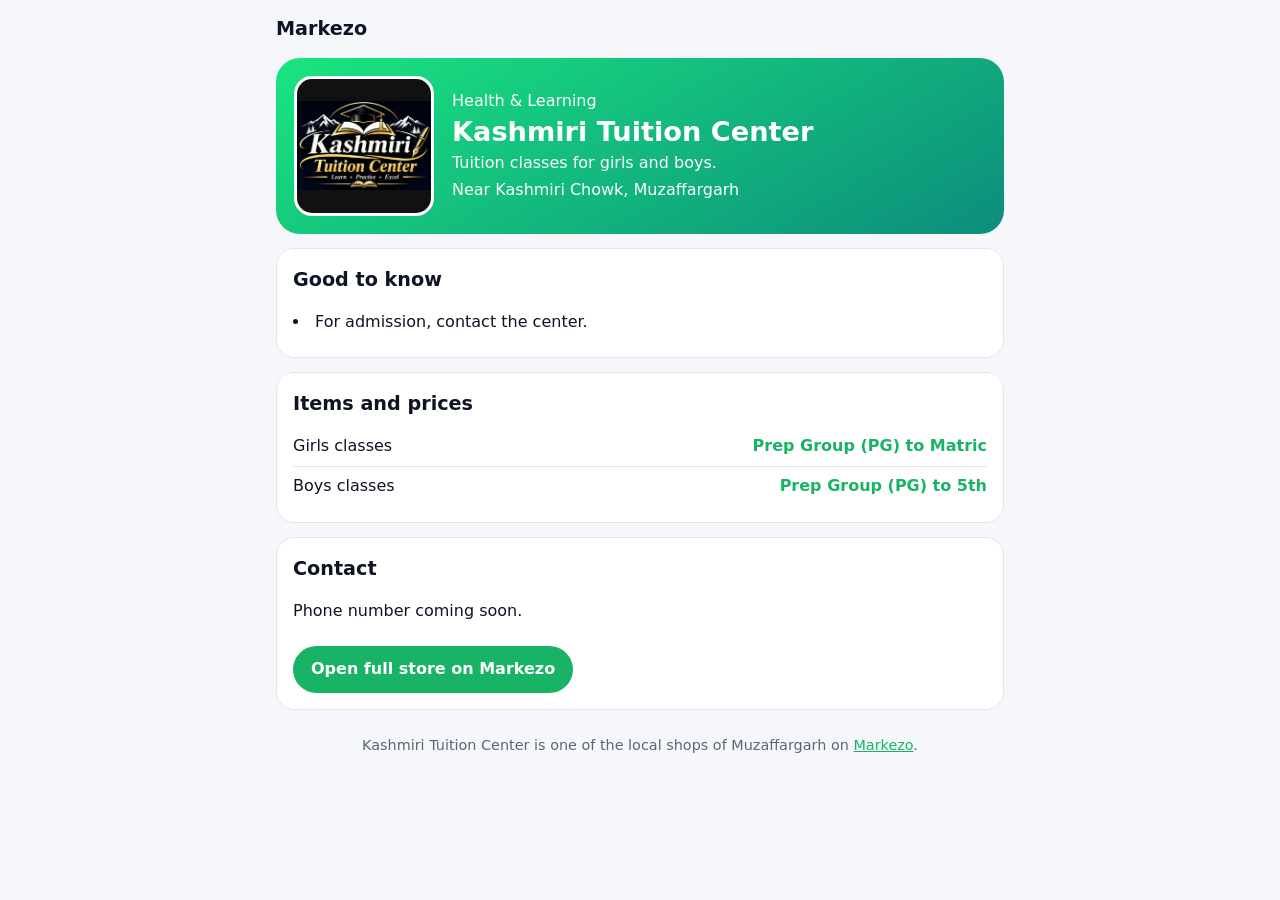
<file: shop-kashmiri-tuition-center.html>
<!doctype html>
<html lang="en"><head>
<meta charset="utf-8">
<meta name="viewport" content="width=device-width, initial-scale=1">
<title>Kashmiri Tuition Center - Health &amp; Learning in Kashmiri Chowk, Muzaffargarh | Markezo</title>
<meta name="description" content="Tuition classes for girls and boys. Find Kashmiri Tuition Center at Near Kashmiri Chowk, Muzaffargarh. See items, prices and message the shop on WhatsApp.">
<link rel="canonical" href="https://ashmanyousufoffical-alt.github.io/Markezo/shop-kashmiri-tuition-center.html">
<link rel="icon" href="favicon.svg" type="image/svg+xml">
<link rel="icon" href="favicon-32.png" sizes="32x32" type="image/png">
<link rel="shortcut icon" href="favicon.ico">
<link rel="apple-touch-icon" href="apple-touch-icon.png">
<meta name="theme-color" content="#0E1424">
<meta property="og:type" content="website"><meta property="og:site_name" content="Markezo">
<meta property="og:title" content="Kashmiri Tuition Center - Health &amp; Learning in Kashmiri Chowk, Muzaffargarh | Markezo"><meta property="og:description" content="Tuition classes for girls and boys. Find Kashmiri Tuition Center at Near Kashmiri Chowk, Muzaffargarh. See items, prices and message the shop on WhatsApp.">
<meta property="og:url" content="https://ashmanyousufoffical-alt.github.io/Markezo/shop-kashmiri-tuition-center.html"><meta property="og:image" content="https://ashmanyousufoffical-alt.github.io/Markezo/logos/kashmiri-tuition-center.webp">
<script type="application/ld+json">{"@context": "https://schema.org", "@type": "LocalBusiness", "name": "Kashmiri Tuition Center", "description": "Tuition classes for girls and boys.", "url": "https://ashmanyousufoffical-alt.github.io/Markezo/shop-kashmiri-tuition-center.html", "image": "https://ashmanyousufoffical-alt.github.io/Markezo/logos/kashmiri-tuition-center.webp", "address": {"@type": "PostalAddress", "streetAddress": "Near Kashmiri Chowk", "addressLocality": "Muzaffargarh", "addressCountry": "PK"}}</script>
<style>
:root{--h:150;--c:hsl(var(--h) 75% 40%);--bg:#f6f7fb;--fg:#0E1424;--card:#fff;--mut:#5b6478;--line:#e3e6ee}
@media(prefers-color-scheme:dark){:root{--c:hsl(var(--h) 70% 65%);--bg:#0E1424;--fg:#eef1f8;--card:#161d33;--mut:#a3adc4;--line:#27304a}}
*{box-sizing:border-box}body{margin:0;background:var(--bg);color:var(--fg);font:16px/1.55 system-ui,Segoe UI,Roboto,Arial,sans-serif}
.w{max-width:760px;margin:0 auto;padding:0 16px 40px}
header{padding:14px 0}header a{font-weight:800;color:var(--fg);text-decoration:none;font-size:1.2rem}
.hero{background:linear-gradient(150deg,hsl(var(--h) 80% 50%),hsl(calc(var(--h) + 22) 84% 30%));color:#fff;border-radius:24px;padding:18px;display:flex;gap:18px;align-items:center;flex-wrap:wrap}
.hero img{width:140px;height:140px;object-fit:contain;background:#111;border:3px solid #fff;border-radius:18px}
.hero h1{margin:0 0 4px;font-size:1.7rem;line-height:1.15}.hero p{margin:2px 0}
.card{background:var(--card);border:1px solid var(--line);border-radius:18px;padding:16px;margin-top:14px}
h2{margin:0 0 8px;font-size:1.2rem}h3{margin:14px 0 4px;font-size:1rem;color:var(--c)}
ul{list-style:none;margin:0;padding:0}li{display:flex;justify-content:space-between;gap:12px;padding:7px 0;border-bottom:1px solid var(--line)}li:last-child{border-bottom:0}li b{color:var(--c);text-align:right;font-weight:700}
.facts li{display:list-item;list-style:disc inside}
.btn{display:inline-block;background:var(--c);color:#fff;text-decoration:none;font-weight:700;padding:11px 18px;border-radius:999px;margin:6px 8px 0 0}.btn.wa{background:#128C7E}
.num{font-size:1.4rem;font-weight:800;margin:0}
footer{color:var(--mut);font-size:.9rem;text-align:center;margin-top:24px}footer a{color:var(--c)}
</style></head><body><div class="w">
<header><a href="index.html">Markezo</a></header>
<div class="hero"><img src="logos/kashmiri-tuition-center.webp" alt="Kashmiri Tuition Center logo" width="140" height="140"><div><p>Health &amp; Learning</p><h1>Kashmiri Tuition Center</h1><p>Tuition classes for girls and boys.</p><p>Near Kashmiri Chowk, Muzaffargarh</p></div></div>
<div class="card"><h2>Good to know</h2><ul class="facts"><li>For admission, contact the center.</li></ul></div>
<div class="card"><h2>Items and prices</h2><ul><li><span>Girls classes</span><b>Prep Group (PG) to Matric</b></li><li><span>Boys classes</span><b>Prep Group (PG) to 5th</b></li></ul></div>
<div class="card"><h2>Contact</h2><p>Phone number coming soon.</p><a class="btn" href="index.html#shop-kashmiri-tuition-center">Open full store on Markezo</a></div>
<footer>Kashmiri Tuition Center is one of the local shops of Muzaffargarh on <a href="index.html">Markezo</a>.</footer>
</div></body></html>
</file>
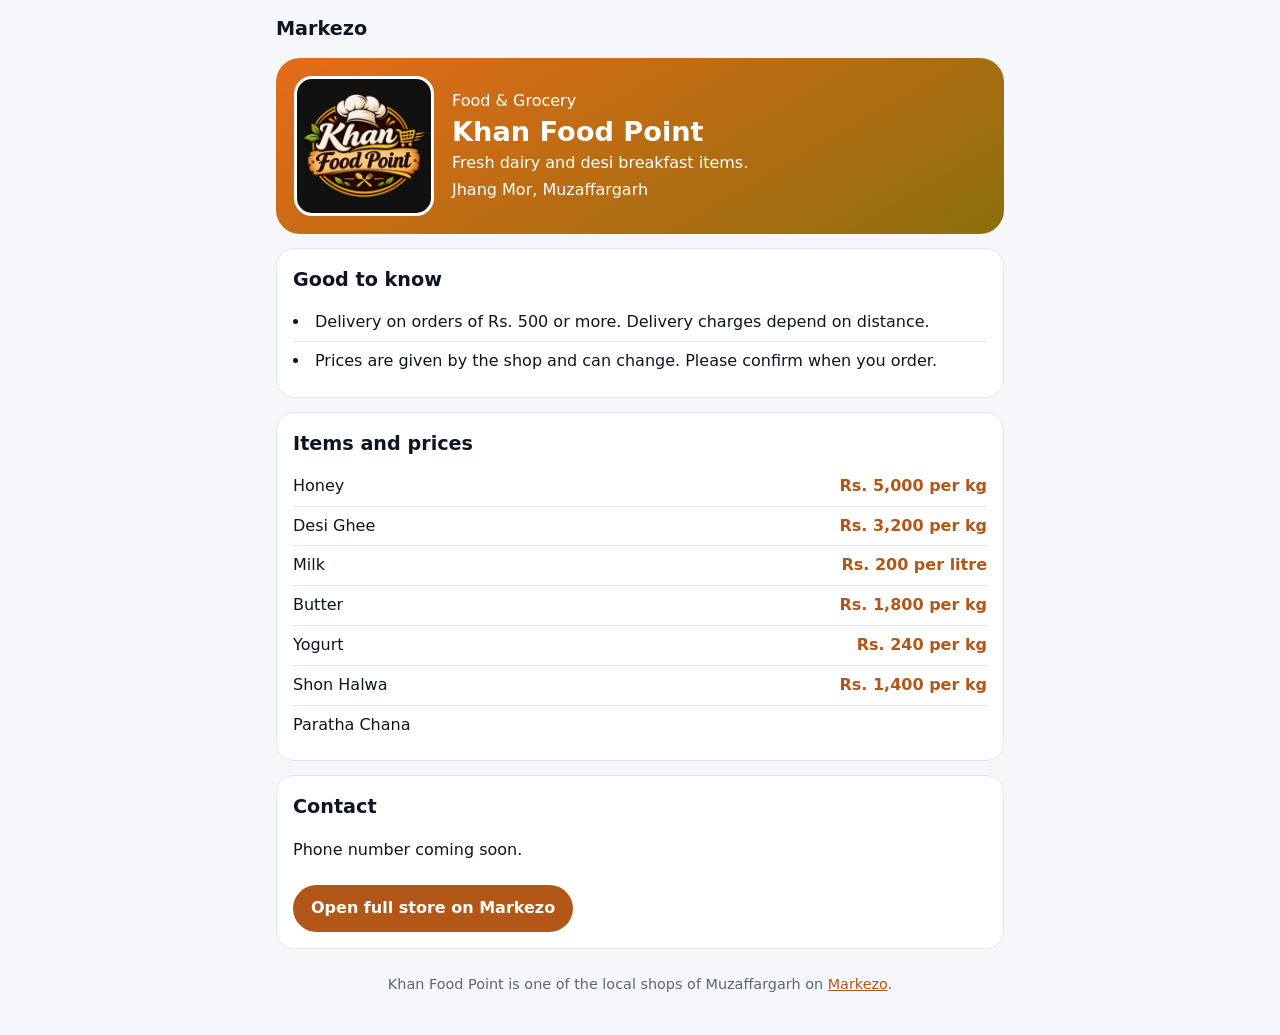
<file: shop-khan-food-point.html>
<!doctype html>
<html lang="en"><head>
<meta charset="utf-8">
<meta name="viewport" content="width=device-width, initial-scale=1">
<title>Khan Food Point - Food &amp; Grocery in Jhang Mor, Muzaffargarh | Markezo</title>
<meta name="description" content="Fresh dairy and desi breakfast items. Find Khan Food Point at Jhang Mor, Muzaffargarh. See items, prices and message the shop on WhatsApp.">
<link rel="canonical" href="https://ashmanyousufoffical-alt.github.io/Markezo/shop-khan-food-point.html">
<link rel="icon" href="favicon.svg" type="image/svg+xml">
<link rel="icon" href="favicon-32.png" sizes="32x32" type="image/png">
<link rel="shortcut icon" href="favicon.ico">
<link rel="apple-touch-icon" href="apple-touch-icon.png">
<meta name="theme-color" content="#0E1424">
<meta property="og:type" content="website"><meta property="og:site_name" content="Markezo">
<meta property="og:title" content="Khan Food Point - Food &amp; Grocery in Jhang Mor, Muzaffargarh | Markezo"><meta property="og:description" content="Fresh dairy and desi breakfast items. Find Khan Food Point at Jhang Mor, Muzaffargarh. See items, prices and message the shop on WhatsApp.">
<meta property="og:url" content="https://ashmanyousufoffical-alt.github.io/Markezo/shop-khan-food-point.html"><meta property="og:image" content="https://ashmanyousufoffical-alt.github.io/Markezo/logos/khan-food-point.webp">
<script type="application/ld+json">{"@context": "https://schema.org", "@type": "LocalBusiness", "name": "Khan Food Point", "description": "Fresh dairy and desi breakfast items.", "url": "https://ashmanyousufoffical-alt.github.io/Markezo/shop-khan-food-point.html", "image": "https://ashmanyousufoffical-alt.github.io/Markezo/logos/khan-food-point.webp", "address": {"@type": "PostalAddress", "streetAddress": "Jhang Mor", "addressLocality": "Muzaffargarh", "addressCountry": "PK"}}</script>
<style>
:root{--h:24;--c:hsl(var(--h) 75% 40%);--bg:#f6f7fb;--fg:#0E1424;--card:#fff;--mut:#5b6478;--line:#e3e6ee}
@media(prefers-color-scheme:dark){:root{--c:hsl(var(--h) 70% 65%);--bg:#0E1424;--fg:#eef1f8;--card:#161d33;--mut:#a3adc4;--line:#27304a}}
*{box-sizing:border-box}body{margin:0;background:var(--bg);color:var(--fg);font:16px/1.55 system-ui,Segoe UI,Roboto,Arial,sans-serif}
.w{max-width:760px;margin:0 auto;padding:0 16px 40px}
header{padding:14px 0}header a{font-weight:800;color:var(--fg);text-decoration:none;font-size:1.2rem}
.hero{background:linear-gradient(150deg,hsl(var(--h) 80% 50%),hsl(calc(var(--h) + 22) 84% 30%));color:#fff;border-radius:24px;padding:18px;display:flex;gap:18px;align-items:center;flex-wrap:wrap}
.hero img{width:140px;height:140px;object-fit:contain;background:#111;border:3px solid #fff;border-radius:18px}
.hero h1{margin:0 0 4px;font-size:1.7rem;line-height:1.15}.hero p{margin:2px 0}
.card{background:var(--card);border:1px solid var(--line);border-radius:18px;padding:16px;margin-top:14px}
h2{margin:0 0 8px;font-size:1.2rem}h3{margin:14px 0 4px;font-size:1rem;color:var(--c)}
ul{list-style:none;margin:0;padding:0}li{display:flex;justify-content:space-between;gap:12px;padding:7px 0;border-bottom:1px solid var(--line)}li:last-child{border-bottom:0}li b{color:var(--c);text-align:right;font-weight:700}
.facts li{display:list-item;list-style:disc inside}
.btn{display:inline-block;background:var(--c);color:#fff;text-decoration:none;font-weight:700;padding:11px 18px;border-radius:999px;margin:6px 8px 0 0}.btn.wa{background:#128C7E}
.num{font-size:1.4rem;font-weight:800;margin:0}
footer{color:var(--mut);font-size:.9rem;text-align:center;margin-top:24px}footer a{color:var(--c)}
</style></head><body><div class="w">
<header><a href="index.html">Markezo</a></header>
<div class="hero"><img src="logos/khan-food-point.webp" alt="Khan Food Point logo" width="140" height="140"><div><p>Food &amp; Grocery</p><h1>Khan Food Point</h1><p>Fresh dairy and desi breakfast items.</p><p>Jhang Mor, Muzaffargarh</p></div></div>
<div class="card"><h2>Good to know</h2><ul class="facts"><li>Delivery on orders of Rs. 500 or more. Delivery charges depend on distance.</li><li>Prices are given by the shop and can change. Please confirm when you order.</li></ul></div>
<div class="card"><h2>Items and prices</h2><ul><li><span>Honey</span><b>Rs. 5,000 per kg</b></li><li><span>Desi Ghee</span><b>Rs. 3,200 per kg</b></li><li><span>Milk</span><b>Rs. 200 per litre</b></li><li><span>Butter</span><b>Rs. 1,800 per kg</b></li><li><span>Yogurt</span><b>Rs. 240 per kg</b></li><li><span>Shon Halwa</span><b>Rs. 1,400 per kg</b></li><li><span>Paratha Chana</span><b></b></li></ul></div>
<div class="card"><h2>Contact</h2><p>Phone number coming soon.</p><a class="btn" href="index.html#shop-khan-food-point">Open full store on Markezo</a></div>
<footer>Khan Food Point is one of the local shops of Muzaffargarh on <a href="index.html">Markezo</a>.</footer>
</div></body></html>
</file>
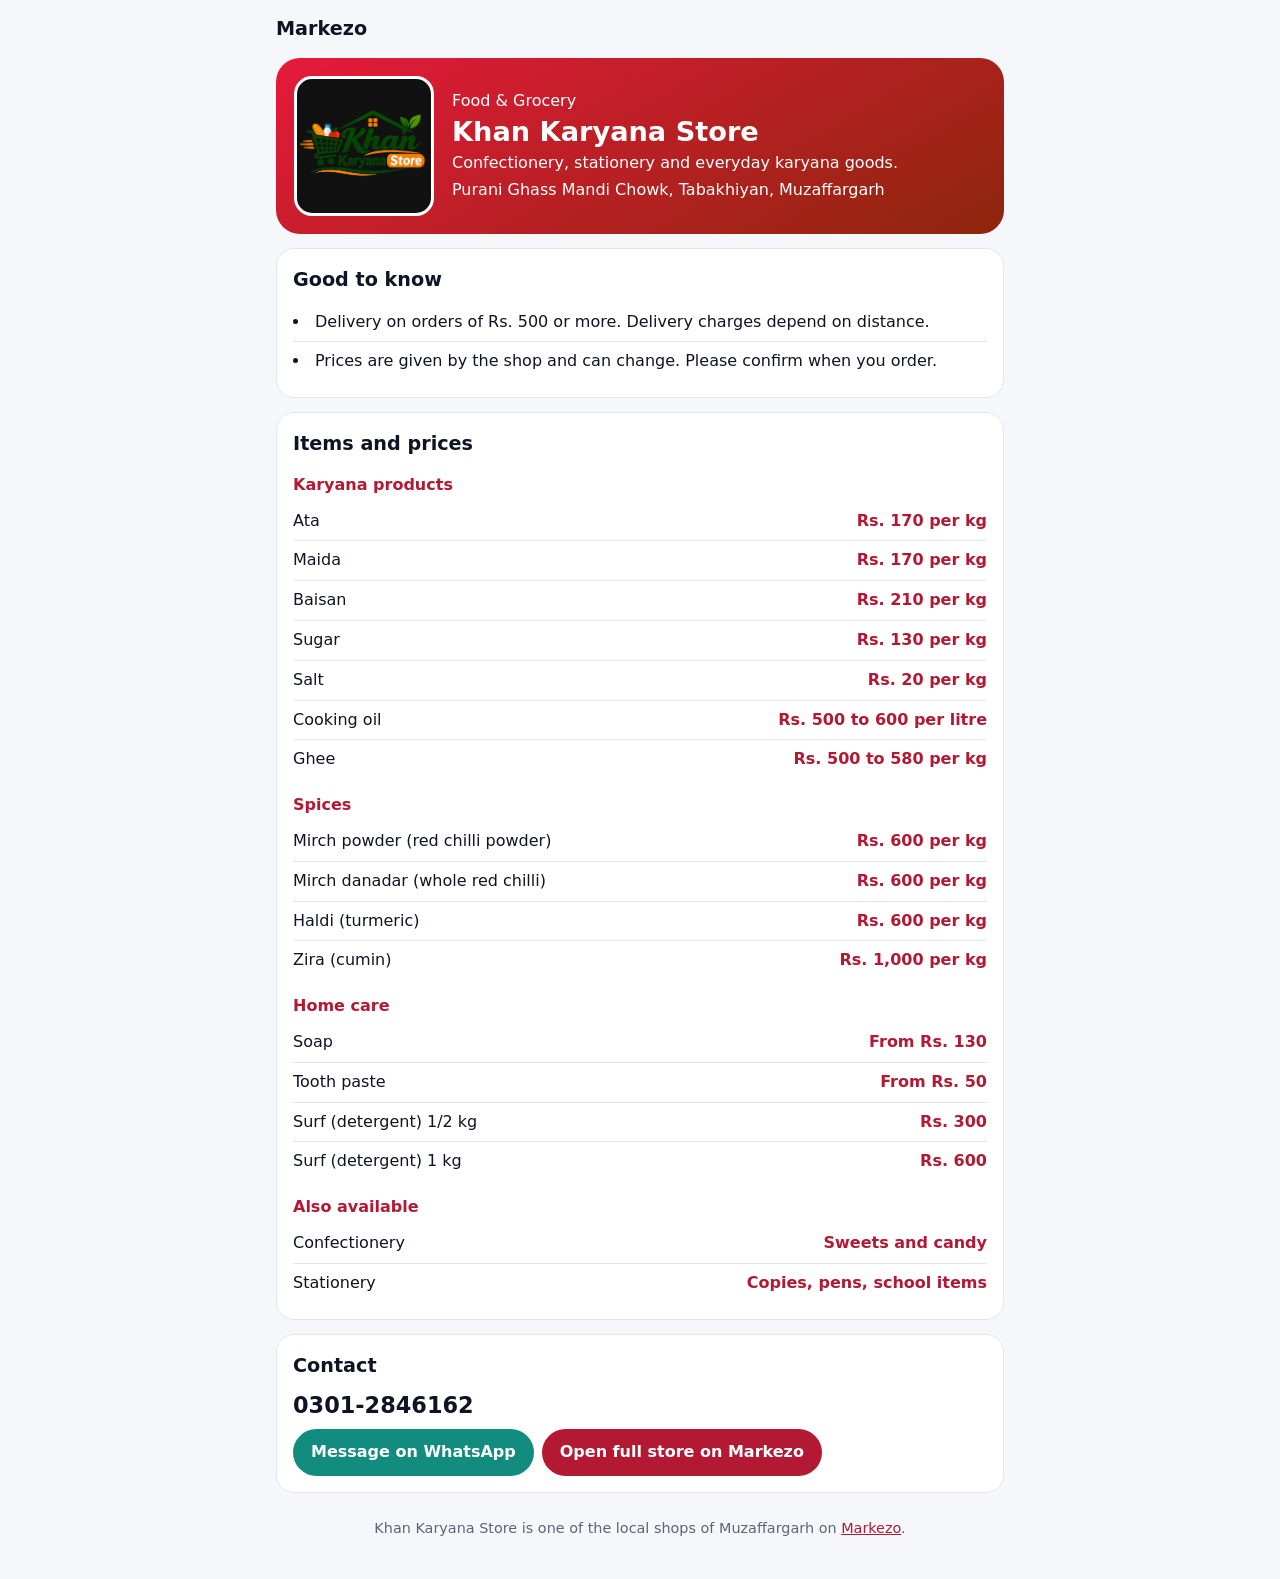
<file: shop-khan-karyana-store.html>
<!doctype html>
<html lang="en"><head>
<meta charset="utf-8">
<meta name="viewport" content="width=device-width, initial-scale=1">
<title>Khan Karyana Store - Food &amp; Grocery in Purani Ghass Mandi Chowk, Muzaffargarh | Markezo</title>
<meta name="description" content="Confectionery, stationery and everyday karyana goods. Find Khan Karyana Store at Purani Ghass Mandi Chowk, Tabakhiyan, Muzaffargarh. See items, prices and message the shop on WhatsApp.">
<link rel="canonical" href="https://ashmanyousufoffical-alt.github.io/Markezo/shop-khan-karyana-store.html">
<link rel="icon" href="favicon.svg" type="image/svg+xml">
<link rel="icon" href="favicon-32.png" sizes="32x32" type="image/png">
<link rel="shortcut icon" href="favicon.ico">
<link rel="apple-touch-icon" href="apple-touch-icon.png">
<meta name="theme-color" content="#0E1424">
<meta property="og:type" content="website"><meta property="og:site_name" content="Markezo">
<meta property="og:title" content="Khan Karyana Store - Food &amp; Grocery in Purani Ghass Mandi Chowk, Muzaffargarh | Markezo"><meta property="og:description" content="Confectionery, stationery and everyday karyana goods. Find Khan Karyana Store at Purani Ghass Mandi Chowk, Tabakhiyan, Muzaffargarh. See items, prices and message the shop on WhatsApp.">
<meta property="og:url" content="https://ashmanyousufoffical-alt.github.io/Markezo/shop-khan-karyana-store.html"><meta property="og:image" content="https://ashmanyousufoffical-alt.github.io/Markezo/logos/khan-karyana-store.webp">
<script type="application/ld+json">{"@context": "https://schema.org", "@type": "LocalBusiness", "name": "Khan Karyana Store", "description": "Confectionery, stationery and everyday karyana goods.", "url": "https://ashmanyousufoffical-alt.github.io/Markezo/shop-khan-karyana-store.html", "image": "https://ashmanyousufoffical-alt.github.io/Markezo/logos/khan-karyana-store.webp", "address": {"@type": "PostalAddress", "streetAddress": "Purani Ghass Mandi Chowk, Tabakhiyan", "addressLocality": "Muzaffargarh", "addressCountry": "PK"}, "telephone": "+923012846162"}</script>
<style>
:root{--h:350;--c:hsl(var(--h) 75% 40%);--bg:#f6f7fb;--fg:#0E1424;--card:#fff;--mut:#5b6478;--line:#e3e6ee}
@media(prefers-color-scheme:dark){:root{--c:hsl(var(--h) 70% 65%);--bg:#0E1424;--fg:#eef1f8;--card:#161d33;--mut:#a3adc4;--line:#27304a}}
*{box-sizing:border-box}body{margin:0;background:var(--bg);color:var(--fg);font:16px/1.55 system-ui,Segoe UI,Roboto,Arial,sans-serif}
.w{max-width:760px;margin:0 auto;padding:0 16px 40px}
header{padding:14px 0}header a{font-weight:800;color:var(--fg);text-decoration:none;font-size:1.2rem}
.hero{background:linear-gradient(150deg,hsl(var(--h) 80% 50%),hsl(calc(var(--h) + 22) 84% 30%));color:#fff;border-radius:24px;padding:18px;display:flex;gap:18px;align-items:center;flex-wrap:wrap}
.hero img{width:140px;height:140px;object-fit:contain;background:#111;border:3px solid #fff;border-radius:18px}
.hero h1{margin:0 0 4px;font-size:1.7rem;line-height:1.15}.hero p{margin:2px 0}
.card{background:var(--card);border:1px solid var(--line);border-radius:18px;padding:16px;margin-top:14px}
h2{margin:0 0 8px;font-size:1.2rem}h3{margin:14px 0 4px;font-size:1rem;color:var(--c)}
ul{list-style:none;margin:0;padding:0}li{display:flex;justify-content:space-between;gap:12px;padding:7px 0;border-bottom:1px solid var(--line)}li:last-child{border-bottom:0}li b{color:var(--c);text-align:right;font-weight:700}
.facts li{display:list-item;list-style:disc inside}
.btn{display:inline-block;background:var(--c);color:#fff;text-decoration:none;font-weight:700;padding:11px 18px;border-radius:999px;margin:6px 8px 0 0}.btn.wa{background:#128C7E}
.num{font-size:1.4rem;font-weight:800;margin:0}
footer{color:var(--mut);font-size:.9rem;text-align:center;margin-top:24px}footer a{color:var(--c)}
</style></head><body><div class="w">
<header><a href="index.html">Markezo</a></header>
<div class="hero"><img src="logos/khan-karyana-store.webp" alt="Khan Karyana Store logo" width="140" height="140"><div><p>Food &amp; Grocery</p><h1>Khan Karyana Store</h1><p>Confectionery, stationery and everyday karyana goods.</p><p>Purani Ghass Mandi Chowk, Tabakhiyan, Muzaffargarh</p></div></div>
<div class="card"><h2>Good to know</h2><ul class="facts"><li>Delivery on orders of Rs. 500 or more. Delivery charges depend on distance.</li><li>Prices are given by the shop and can change. Please confirm when you order.</li></ul></div>
<div class="card"><h2>Items and prices</h2><h3>Karyana products</h3><ul><li><span>Ata</span><b>Rs. 170 per kg</b></li><li><span>Maida</span><b>Rs. 170 per kg</b></li><li><span>Baisan</span><b>Rs. 210 per kg</b></li><li><span>Sugar</span><b>Rs. 130 per kg</b></li><li><span>Salt</span><b>Rs. 20 per kg</b></li><li><span>Cooking oil</span><b>Rs. 500 to 600 per litre</b></li><li><span>Ghee</span><b>Rs. 500 to 580 per kg</b></li></ul><h3>Spices</h3><ul><li><span>Mirch powder (red chilli powder)</span><b>Rs. 600 per kg</b></li><li><span>Mirch danadar (whole red chilli)</span><b>Rs. 600 per kg</b></li><li><span>Haldi (turmeric)</span><b>Rs. 600 per kg</b></li><li><span>Zira (cumin)</span><b>Rs. 1,000 per kg</b></li></ul><h3>Home care</h3><ul><li><span>Soap</span><b>From Rs. 130</b></li><li><span>Tooth paste</span><b>From Rs. 50</b></li><li><span>Surf (detergent) 1/2 kg</span><b>Rs. 300</b></li><li><span>Surf (detergent) 1 kg</span><b>Rs. 600</b></li></ul><h3>Also available</h3><ul><li><span>Confectionery</span><b>Sweets and candy</b></li><li><span>Stationery</span><b>Copies, pens, school items</b></li></ul></div>
<div class="card"><h2>Contact</h2><p class="num">0301-2846162</p><a class="btn wa" href="https://wa.me/923012846162?text=Hello%20Khan%20Karyana%20Store%2C%20I%20found%20you%20on%20Markezo.%20I%20want%20to%20place%20an%20order.%20Please%20tell%20me%20the%20prices%20and%20the%20delivery%20charge." rel="noopener">Message on WhatsApp</a><a class="btn" href="index.html#shop-khan-karyana-store">Open full store on Markezo</a></div>
<footer>Khan Karyana Store is one of the local shops of Muzaffargarh on <a href="index.html">Markezo</a>.</footer>
</div></body></html>
</file>
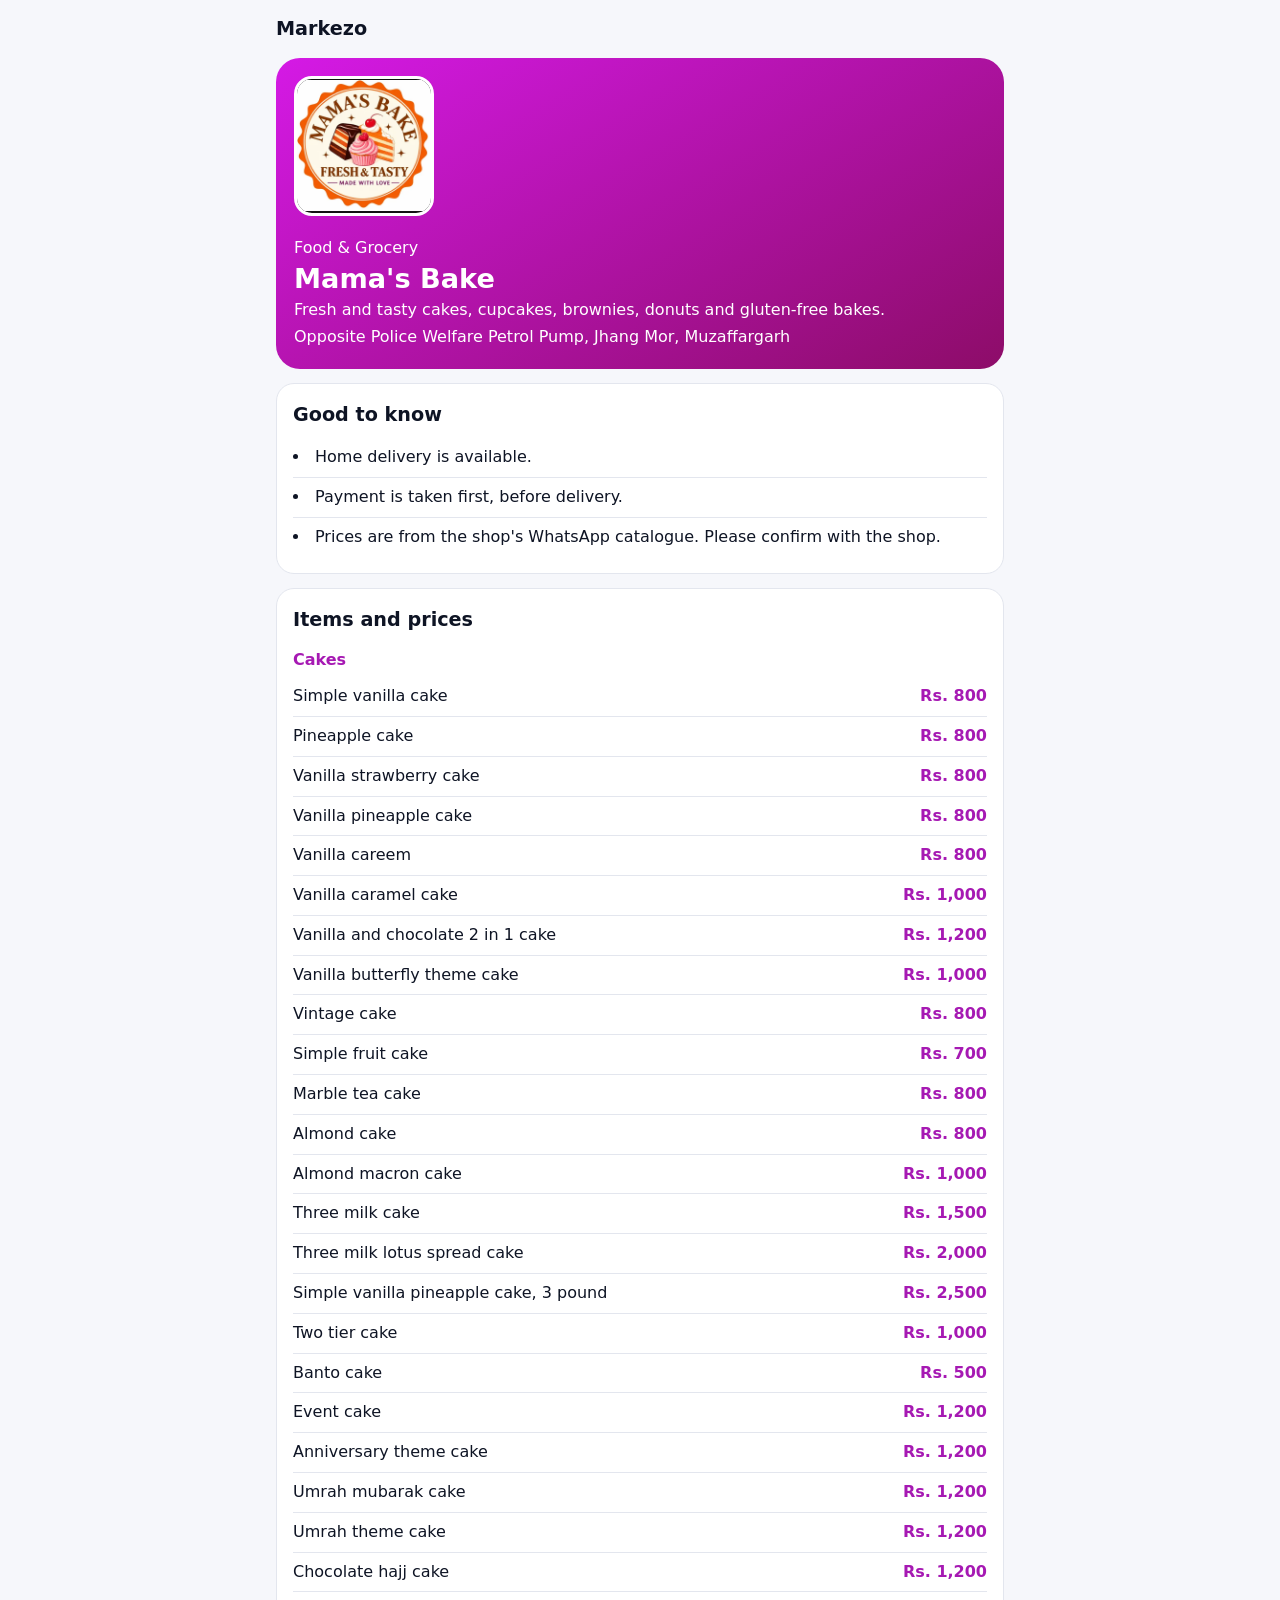
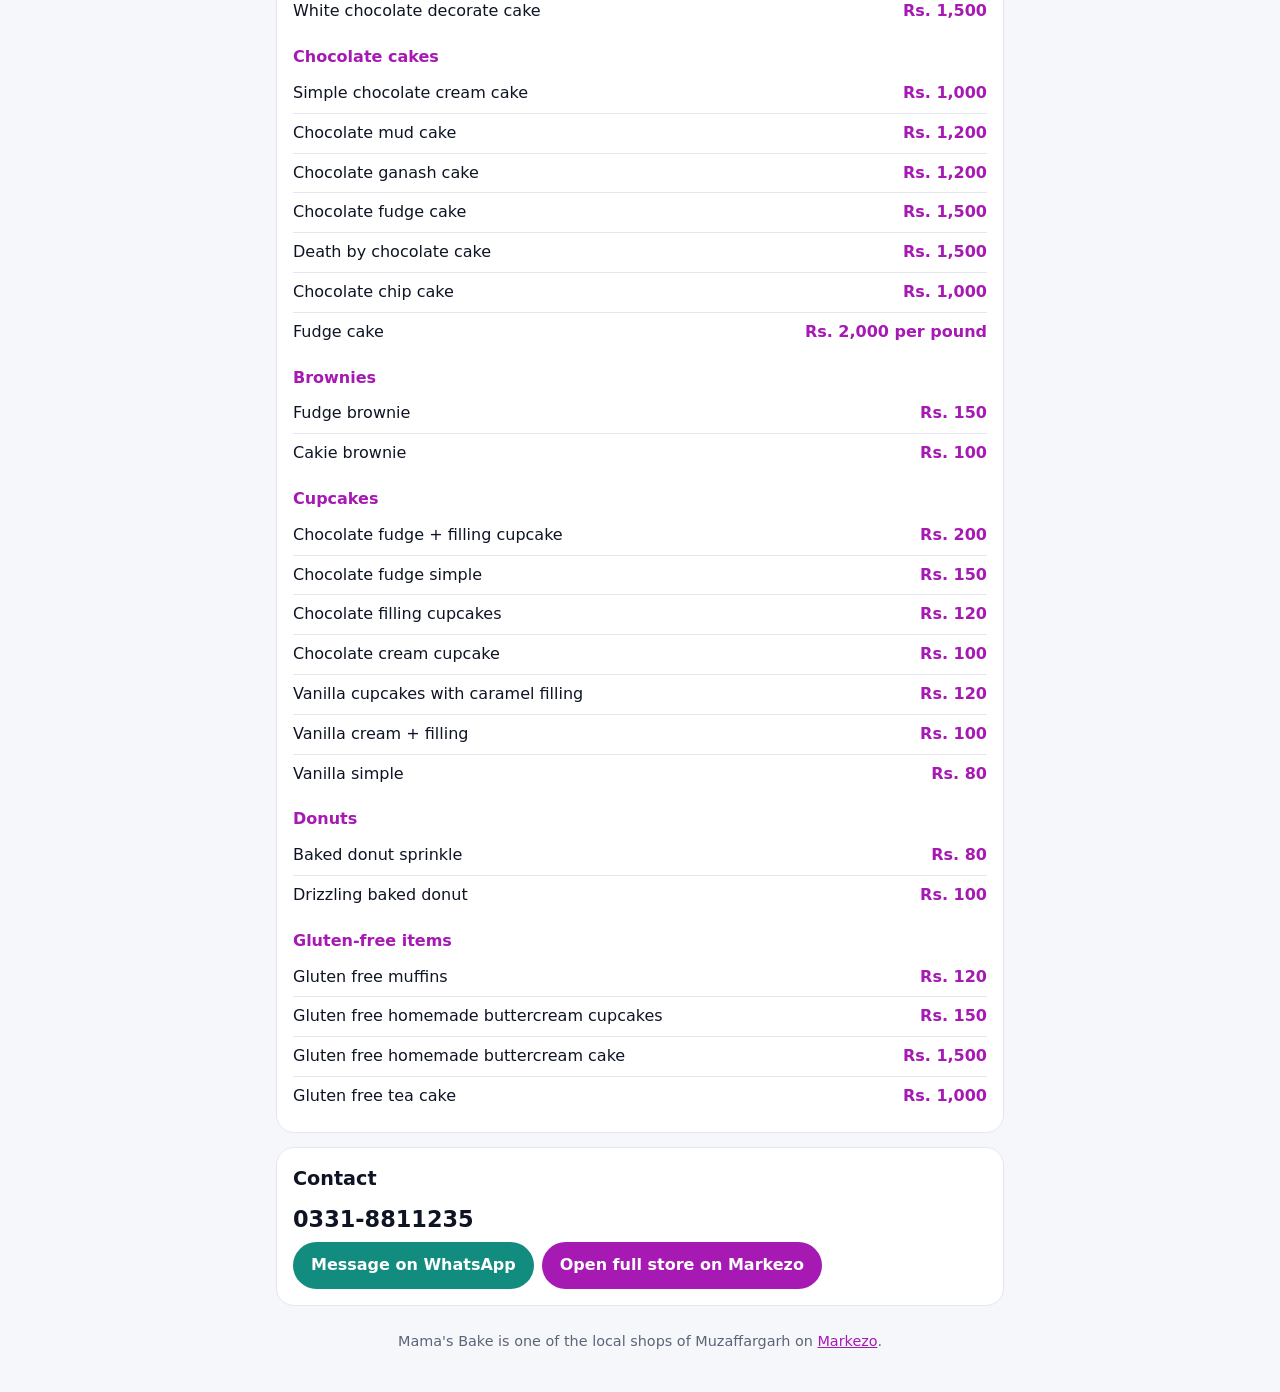
<file: shop-mamas-bake.html>
<!doctype html>
<html lang="en"><head>
<meta charset="utf-8">
<meta name="viewport" content="width=device-width, initial-scale=1">
<title>Mama&#x27;s Bake - Food &amp; Grocery in Jhang Mor, Muzaffargarh | Markezo</title>
<meta name="description" content="Fresh and tasty cakes, cupcakes, brownies, donuts and gluten-free bakes. Find Mama&#x27;s Bake at Opposite Police Welfare Petrol Pump, Jhang Mor, Muzaffargarh. See items, prices and message the shop on WhatsApp.">
<link rel="canonical" href="https://ashmanyousufoffical-alt.github.io/Markezo/shop-mamas-bake.html">
<link rel="icon" href="favicon.svg" type="image/svg+xml">
<link rel="icon" href="favicon-32.png" sizes="32x32" type="image/png">
<link rel="shortcut icon" href="favicon.ico">
<link rel="apple-touch-icon" href="apple-touch-icon.png">
<meta name="theme-color" content="#0E1424">
<meta property="og:type" content="website"><meta property="og:site_name" content="Markezo">
<meta property="og:title" content="Mama&#x27;s Bake - Food &amp; Grocery in Jhang Mor, Muzaffargarh | Markezo"><meta property="og:description" content="Fresh and tasty cakes, cupcakes, brownies, donuts and gluten-free bakes. Find Mama&#x27;s Bake at Opposite Police Welfare Petrol Pump, Jhang Mor, Muzaffargarh. See items, prices and message the shop on WhatsApp.">
<meta property="og:url" content="https://ashmanyousufoffical-alt.github.io/Markezo/shop-mamas-bake.html"><meta property="og:image" content="https://ashmanyousufoffical-alt.github.io/Markezo/logos/mamas-bake.webp">
<script type="application/ld+json">{"@context": "https://schema.org", "@type": "LocalBusiness", "name": "Mama's Bake", "description": "Fresh and tasty cakes, cupcakes, brownies, donuts and gluten-free bakes.", "url": "https://ashmanyousufoffical-alt.github.io/Markezo/shop-mamas-bake.html", "image": "https://ashmanyousufoffical-alt.github.io/Markezo/logos/mamas-bake.webp", "address": {"@type": "PostalAddress", "streetAddress": "Opposite Police Welfare Petrol Pump, Jhang Mor, Muzaffargarh", "addressLocality": "Muzaffargarh", "addressCountry": "PK"}, "telephone": "+923318811235"}</script>
<style>
:root{--h:295;--c:hsl(var(--h) 75% 40%);--bg:#f6f7fb;--fg:#0E1424;--card:#fff;--mut:#5b6478;--line:#e3e6ee}
@media(prefers-color-scheme:dark){:root{--c:hsl(var(--h) 70% 65%);--bg:#0E1424;--fg:#eef1f8;--card:#161d33;--mut:#a3adc4;--line:#27304a}}
*{box-sizing:border-box}body{margin:0;background:var(--bg);color:var(--fg);font:16px/1.55 system-ui,Segoe UI,Roboto,Arial,sans-serif}
.w{max-width:760px;margin:0 auto;padding:0 16px 40px}
header{padding:14px 0}header a{font-weight:800;color:var(--fg);text-decoration:none;font-size:1.2rem}
.hero{background:linear-gradient(150deg,hsl(var(--h) 80% 50%),hsl(calc(var(--h) + 22) 84% 30%));color:#fff;border-radius:24px;padding:18px;display:flex;gap:18px;align-items:center;flex-wrap:wrap}
.hero img{width:140px;height:140px;object-fit:contain;background:#111;border:3px solid #fff;border-radius:18px}
.hero h1{margin:0 0 4px;font-size:1.7rem;line-height:1.15}.hero p{margin:2px 0}
.card{background:var(--card);border:1px solid var(--line);border-radius:18px;padding:16px;margin-top:14px}
h2{margin:0 0 8px;font-size:1.2rem}h3{margin:14px 0 4px;font-size:1rem;color:var(--c)}
ul{list-style:none;margin:0;padding:0}li{display:flex;justify-content:space-between;gap:12px;padding:7px 0;border-bottom:1px solid var(--line)}li:last-child{border-bottom:0}li b{color:var(--c);text-align:right;font-weight:700}
.facts li{display:list-item;list-style:disc inside}
.btn{display:inline-block;background:var(--c);color:#fff;text-decoration:none;font-weight:700;padding:11px 18px;border-radius:999px;margin:6px 8px 0 0}.btn.wa{background:#128C7E}
.num{font-size:1.4rem;font-weight:800;margin:0}
footer{color:var(--mut);font-size:.9rem;text-align:center;margin-top:24px}footer a{color:var(--c)}
</style></head><body><div class="w">
<header><a href="index.html">Markezo</a></header>
<div class="hero"><img src="logos/mamas-bake.webp" alt="Mama&#x27;s Bake logo" width="140" height="140"><div><p>Food &amp; Grocery</p><h1>Mama&#x27;s Bake</h1><p>Fresh and tasty cakes, cupcakes, brownies, donuts and gluten-free bakes.</p><p>Opposite Police Welfare Petrol Pump, Jhang Mor, Muzaffargarh</p></div></div>
<div class="card"><h2>Good to know</h2><ul class="facts"><li>Home delivery is available.</li><li>Payment is taken first, before delivery.</li><li>Prices are from the shop&#x27;s WhatsApp catalogue. Please confirm with the shop.</li></ul></div>
<div class="card"><h2>Items and prices</h2><h3>Cakes</h3><ul><li><span>Simple vanilla cake</span><b>Rs. 800</b></li><li><span>Pineapple cake</span><b>Rs. 800</b></li><li><span>Vanilla strawberry cake</span><b>Rs. 800</b></li><li><span>Vanilla pineapple cake</span><b>Rs. 800</b></li><li><span>Vanilla careem</span><b>Rs. 800</b></li><li><span>Vanilla caramel cake</span><b>Rs. 1,000</b></li><li><span>Vanilla and chocolate 2 in 1 cake</span><b>Rs. 1,200</b></li><li><span>Vanilla butterfly theme cake</span><b>Rs. 1,000</b></li><li><span>Vintage cake</span><b>Rs. 800</b></li><li><span>Simple fruit cake</span><b>Rs. 700</b></li><li><span>Marble tea cake</span><b>Rs. 800</b></li><li><span>Almond cake</span><b>Rs. 800</b></li><li><span>Almond macron cake</span><b>Rs. 1,000</b></li><li><span>Three milk cake</span><b>Rs. 1,500</b></li><li><span>Three milk lotus spread cake</span><b>Rs. 2,000</b></li><li><span>Simple vanilla pineapple cake, 3 pound</span><b>Rs. 2,500</b></li><li><span>Two tier cake</span><b>Rs. 1,000</b></li><li><span>Banto cake</span><b>Rs. 500</b></li><li><span>Event cake</span><b>Rs. 1,200</b></li><li><span>Anniversary theme cake</span><b>Rs. 1,200</b></li><li><span>Umrah mubarak cake</span><b>Rs. 1,200</b></li><li><span>Umrah theme cake</span><b>Rs. 1,200</b></li><li><span>Chocolate hajj cake</span><b>Rs. 1,200</b></li><li><span>White chocolate decorate cake</span><b>Rs. 1,500</b></li></ul><h3>Chocolate cakes</h3><ul><li><span>Simple chocolate cream cake</span><b>Rs. 1,000</b></li><li><span>Chocolate mud cake</span><b>Rs. 1,200</b></li><li><span>Chocolate ganash cake</span><b>Rs. 1,200</b></li><li><span>Chocolate fudge cake</span><b>Rs. 1,500</b></li><li><span>Death by chocolate cake</span><b>Rs. 1,500</b></li><li><span>Chocolate chip cake</span><b>Rs. 1,000</b></li><li><span>Fudge cake</span><b>Rs. 2,000 per pound</b></li></ul><h3>Brownies</h3><ul><li><span>Fudge brownie</span><b>Rs. 150</b></li><li><span>Cakie brownie</span><b>Rs. 100</b></li></ul><h3>Cupcakes</h3><ul><li><span>Chocolate fudge + filling cupcake</span><b>Rs. 200</b></li><li><span>Chocolate fudge simple</span><b>Rs. 150</b></li><li><span>Chocolate filling cupcakes</span><b>Rs. 120</b></li><li><span>Chocolate cream cupcake</span><b>Rs. 100</b></li><li><span>Vanilla cupcakes with caramel filling</span><b>Rs. 120</b></li><li><span>Vanilla cream + filling</span><b>Rs. 100</b></li><li><span>Vanilla simple</span><b>Rs. 80</b></li></ul><h3>Donuts</h3><ul><li><span>Baked donut sprinkle</span><b>Rs. 80</b></li><li><span>Drizzling baked donut</span><b>Rs. 100</b></li></ul><h3>Gluten-free items</h3><ul><li><span>Gluten free muffins</span><b>Rs. 120</b></li><li><span>Gluten free homemade buttercream cupcakes</span><b>Rs. 150</b></li><li><span>Gluten free homemade buttercream cake</span><b>Rs. 1,500</b></li><li><span>Gluten free tea cake</span><b>Rs. 1,000</b></li></ul></div>
<div class="card"><h2>Contact</h2><p class="num">0331-8811235</p><a class="btn wa" href="https://wa.me/923318811235?text=Hello%20Mama%27s%20Bake%2C%20I%20found%20you%20on%20Markezo.%20I%20want%20to%20order.%20Please%20tell%20me%20about%20delivery%20and%20payment." rel="noopener">Message on WhatsApp</a><a class="btn" href="index.html#shop-mamas-bake">Open full store on Markezo</a></div>
<footer>Mama&#x27;s Bake is one of the local shops of Muzaffargarh on <a href="index.html">Markezo</a>.</footer>
</div></body></html>
</file>
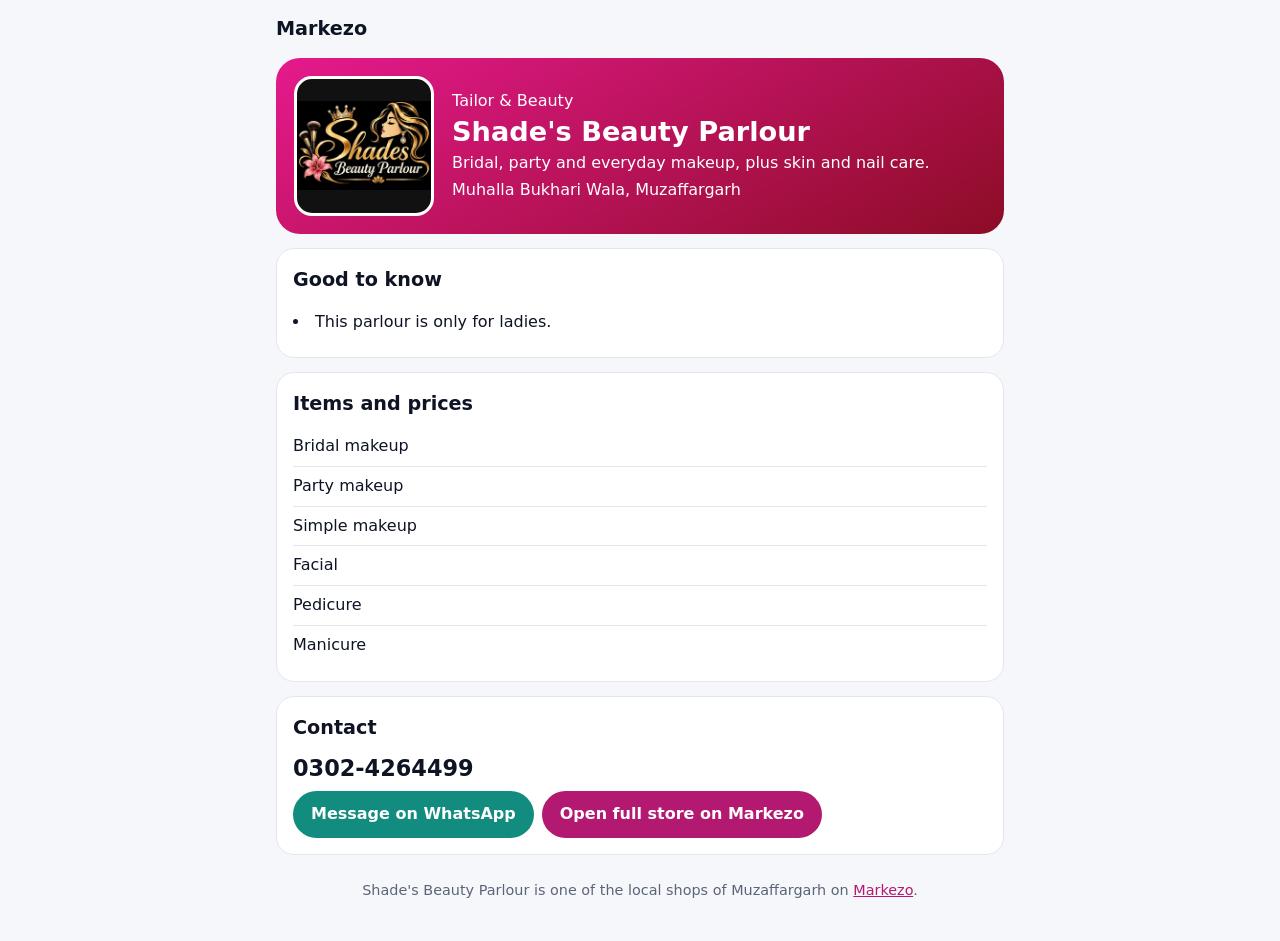
<file: shop-shades-beauty-parlour.html>
<!doctype html>
<html lang="en"><head>
<meta charset="utf-8">
<meta name="viewport" content="width=device-width, initial-scale=1">
<title>Shade&#x27;s Beauty Parlour - Tailor &amp; Beauty in Muhalla Bukhari Wala, Muzaffargarh | Markezo</title>
<meta name="description" content="Bridal, party and everyday makeup, plus skin and nail care. Find Shade&#x27;s Beauty Parlour at Muhalla Bukhari Wala, Muzaffargarh. See items, prices and message the shop on WhatsApp.">
<link rel="canonical" href="https://ashmanyousufoffical-alt.github.io/Markezo/shop-shades-beauty-parlour.html">
<link rel="icon" href="favicon.svg" type="image/svg+xml">
<link rel="icon" href="favicon-32.png" sizes="32x32" type="image/png">
<link rel="shortcut icon" href="favicon.ico">
<link rel="apple-touch-icon" href="apple-touch-icon.png">
<meta name="theme-color" content="#0E1424">
<meta property="og:type" content="website"><meta property="og:site_name" content="Markezo">
<meta property="og:title" content="Shade&#x27;s Beauty Parlour - Tailor &amp; Beauty in Muhalla Bukhari Wala, Muzaffargarh | Markezo"><meta property="og:description" content="Bridal, party and everyday makeup, plus skin and nail care. Find Shade&#x27;s Beauty Parlour at Muhalla Bukhari Wala, Muzaffargarh. See items, prices and message the shop on WhatsApp.">
<meta property="og:url" content="https://ashmanyousufoffical-alt.github.io/Markezo/shop-shades-beauty-parlour.html"><meta property="og:image" content="https://ashmanyousufoffical-alt.github.io/Markezo/logos/shades-beauty-parlour.webp">
<script type="application/ld+json">{"@context": "https://schema.org", "@type": "LocalBusiness", "name": "Shade's Beauty Parlour", "description": "Bridal, party and everyday makeup, plus skin and nail care.", "url": "https://ashmanyousufoffical-alt.github.io/Markezo/shop-shades-beauty-parlour.html", "image": "https://ashmanyousufoffical-alt.github.io/Markezo/logos/shades-beauty-parlour.webp", "address": {"@type": "PostalAddress", "streetAddress": "Muhalla Bukhari Wala", "addressLocality": "Muzaffargarh", "addressCountry": "PK"}, "telephone": "+923024264499"}</script>
<style>
:root{--h:326;--c:hsl(var(--h) 75% 40%);--bg:#f6f7fb;--fg:#0E1424;--card:#fff;--mut:#5b6478;--line:#e3e6ee}
@media(prefers-color-scheme:dark){:root{--c:hsl(var(--h) 70% 65%);--bg:#0E1424;--fg:#eef1f8;--card:#161d33;--mut:#a3adc4;--line:#27304a}}
*{box-sizing:border-box}body{margin:0;background:var(--bg);color:var(--fg);font:16px/1.55 system-ui,Segoe UI,Roboto,Arial,sans-serif}
.w{max-width:760px;margin:0 auto;padding:0 16px 40px}
header{padding:14px 0}header a{font-weight:800;color:var(--fg);text-decoration:none;font-size:1.2rem}
.hero{background:linear-gradient(150deg,hsl(var(--h) 80% 50%),hsl(calc(var(--h) + 22) 84% 30%));color:#fff;border-radius:24px;padding:18px;display:flex;gap:18px;align-items:center;flex-wrap:wrap}
.hero img{width:140px;height:140px;object-fit:contain;background:#111;border:3px solid #fff;border-radius:18px}
.hero h1{margin:0 0 4px;font-size:1.7rem;line-height:1.15}.hero p{margin:2px 0}
.card{background:var(--card);border:1px solid var(--line);border-radius:18px;padding:16px;margin-top:14px}
h2{margin:0 0 8px;font-size:1.2rem}h3{margin:14px 0 4px;font-size:1rem;color:var(--c)}
ul{list-style:none;margin:0;padding:0}li{display:flex;justify-content:space-between;gap:12px;padding:7px 0;border-bottom:1px solid var(--line)}li:last-child{border-bottom:0}li b{color:var(--c);text-align:right;font-weight:700}
.facts li{display:list-item;list-style:disc inside}
.btn{display:inline-block;background:var(--c);color:#fff;text-decoration:none;font-weight:700;padding:11px 18px;border-radius:999px;margin:6px 8px 0 0}.btn.wa{background:#128C7E}
.num{font-size:1.4rem;font-weight:800;margin:0}
footer{color:var(--mut);font-size:.9rem;text-align:center;margin-top:24px}footer a{color:var(--c)}
</style></head><body><div class="w">
<header><a href="index.html">Markezo</a></header>
<div class="hero"><img src="logos/shades-beauty-parlour.webp" alt="Shade&#x27;s Beauty Parlour logo" width="140" height="140"><div><p>Tailor &amp; Beauty</p><h1>Shade&#x27;s Beauty Parlour</h1><p>Bridal, party and everyday makeup, plus skin and nail care.</p><p>Muhalla Bukhari Wala, Muzaffargarh</p></div></div>
<div class="card"><h2>Good to know</h2><ul class="facts"><li>This parlour is only for ladies.</li></ul></div>
<div class="card"><h2>Items and prices</h2><ul><li><span>Bridal makeup</span><b></b></li><li><span>Party makeup</span><b></b></li><li><span>Simple makeup</span><b></b></li><li><span>Facial</span><b></b></li><li><span>Pedicure</span><b></b></li><li><span>Manicure</span><b></b></li></ul></div>
<div class="card"><h2>Contact</h2><p class="num">0302-4264499</p><a class="btn wa" href="https://wa.me/923024264499?text=Hello%20Shades%20Beauty%20Parlour%2C%20I%20found%20you%20on%20Markezo.%20I%20would%20like%20to%20book%20an%20appointment." rel="noopener">Message on WhatsApp</a><a class="btn" href="index.html#shop-shades-beauty-parlour">Open full store on Markezo</a></div>
<footer>Shade&#x27;s Beauty Parlour is one of the local shops of Muzaffargarh on <a href="index.html">Markezo</a>.</footer>
</div></body></html>
</file>
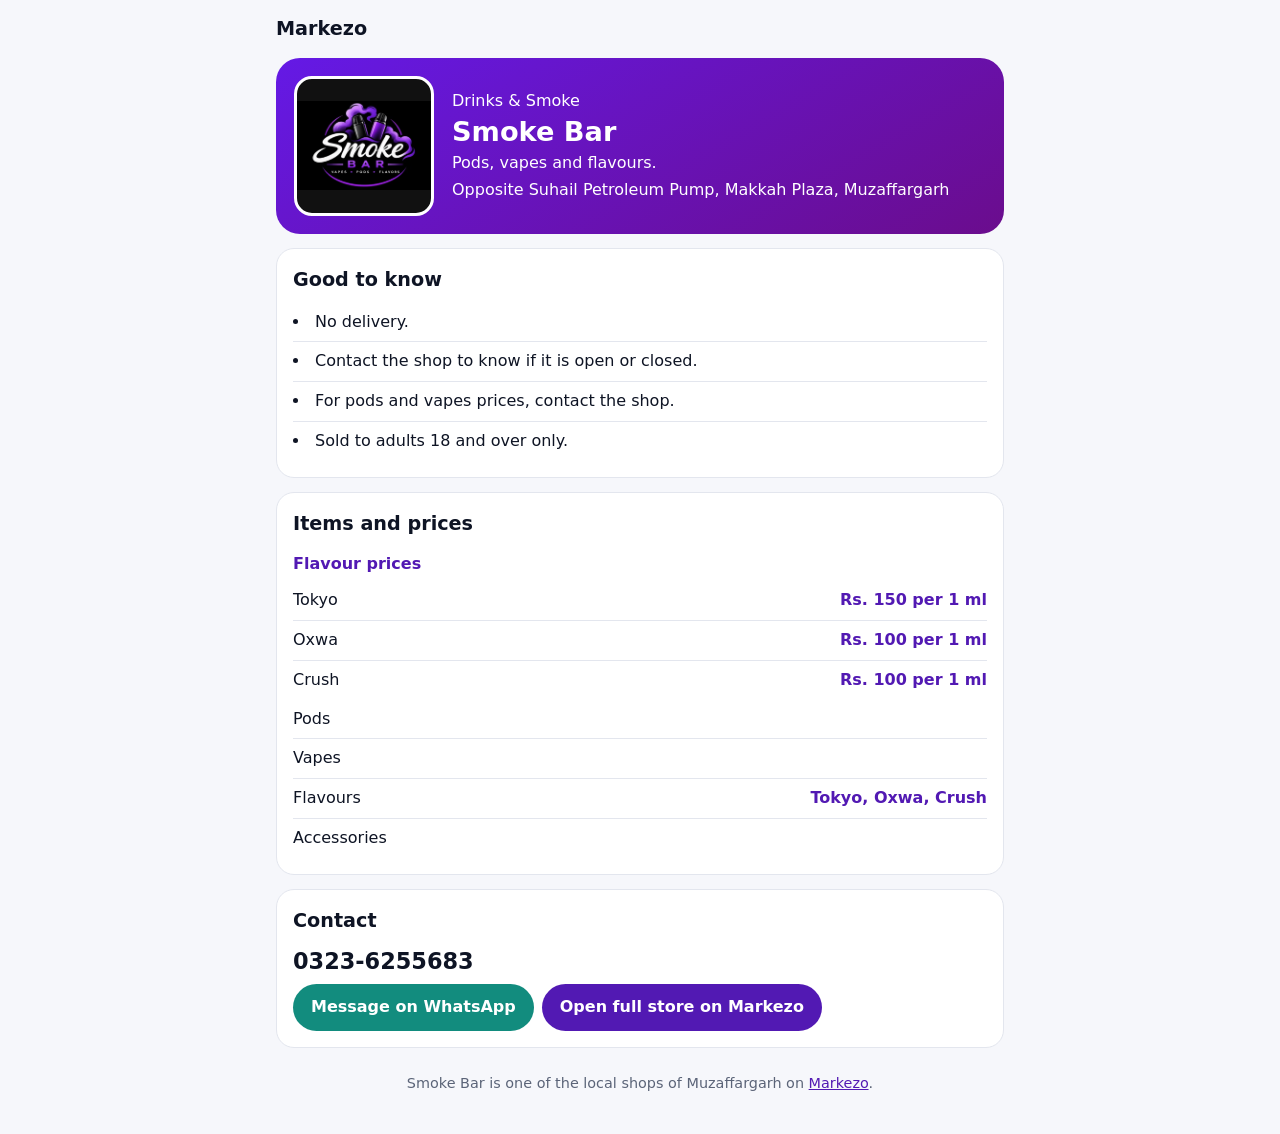
<file: shop-smoke-bar.html>
<!doctype html>
<html lang="en"><head>
<meta charset="utf-8">
<meta name="viewport" content="width=device-width, initial-scale=1">
<title>Smoke Bar - Drinks &amp; Smoke in Makkah Plaza, Muzaffargarh | Markezo</title>
<meta name="description" content="Pods, vapes and flavours. Find Smoke Bar at Opposite Suhail Petroleum Pump, Makkah Plaza, Muzaffargarh. See items, prices and message the shop on WhatsApp.">
<link rel="canonical" href="https://ashmanyousufoffical-alt.github.io/Markezo/shop-smoke-bar.html">
<link rel="icon" href="favicon.svg" type="image/svg+xml">
<link rel="icon" href="favicon-32.png" sizes="32x32" type="image/png">
<link rel="shortcut icon" href="favicon.ico">
<link rel="apple-touch-icon" href="apple-touch-icon.png">
<meta name="theme-color" content="#0E1424">
<meta property="og:type" content="website"><meta property="og:site_name" content="Markezo">
<meta property="og:title" content="Smoke Bar - Drinks &amp; Smoke in Makkah Plaza, Muzaffargarh | Markezo"><meta property="og:description" content="Pods, vapes and flavours. Find Smoke Bar at Opposite Suhail Petroleum Pump, Makkah Plaza, Muzaffargarh. See items, prices and message the shop on WhatsApp.">
<meta property="og:url" content="https://ashmanyousufoffical-alt.github.io/Markezo/shop-smoke-bar.html"><meta property="og:image" content="https://ashmanyousufoffical-alt.github.io/Markezo/logos/smoke-bar.webp">
<script type="application/ld+json">{"@context": "https://schema.org", "@type": "LocalBusiness", "name": "Smoke Bar", "description": "Pods, vapes and flavours.", "url": "https://ashmanyousufoffical-alt.github.io/Markezo/shop-smoke-bar.html", "image": "https://ashmanyousufoffical-alt.github.io/Markezo/logos/smoke-bar.webp", "address": {"@type": "PostalAddress", "streetAddress": "Opposite Suhail Petroleum Pump, Makkah Plaza", "addressLocality": "Muzaffargarh", "addressCountry": "PK"}, "telephone": "+923236255683"}</script>
<style>
:root{--h:262;--c:hsl(var(--h) 75% 40%);--bg:#f6f7fb;--fg:#0E1424;--card:#fff;--mut:#5b6478;--line:#e3e6ee}
@media(prefers-color-scheme:dark){:root{--c:hsl(var(--h) 70% 65%);--bg:#0E1424;--fg:#eef1f8;--card:#161d33;--mut:#a3adc4;--line:#27304a}}
*{box-sizing:border-box}body{margin:0;background:var(--bg);color:var(--fg);font:16px/1.55 system-ui,Segoe UI,Roboto,Arial,sans-serif}
.w{max-width:760px;margin:0 auto;padding:0 16px 40px}
header{padding:14px 0}header a{font-weight:800;color:var(--fg);text-decoration:none;font-size:1.2rem}
.hero{background:linear-gradient(150deg,hsl(var(--h) 80% 50%),hsl(calc(var(--h) + 22) 84% 30%));color:#fff;border-radius:24px;padding:18px;display:flex;gap:18px;align-items:center;flex-wrap:wrap}
.hero img{width:140px;height:140px;object-fit:contain;background:#111;border:3px solid #fff;border-radius:18px}
.hero h1{margin:0 0 4px;font-size:1.7rem;line-height:1.15}.hero p{margin:2px 0}
.card{background:var(--card);border:1px solid var(--line);border-radius:18px;padding:16px;margin-top:14px}
h2{margin:0 0 8px;font-size:1.2rem}h3{margin:14px 0 4px;font-size:1rem;color:var(--c)}
ul{list-style:none;margin:0;padding:0}li{display:flex;justify-content:space-between;gap:12px;padding:7px 0;border-bottom:1px solid var(--line)}li:last-child{border-bottom:0}li b{color:var(--c);text-align:right;font-weight:700}
.facts li{display:list-item;list-style:disc inside}
.btn{display:inline-block;background:var(--c);color:#fff;text-decoration:none;font-weight:700;padding:11px 18px;border-radius:999px;margin:6px 8px 0 0}.btn.wa{background:#128C7E}
.num{font-size:1.4rem;font-weight:800;margin:0}
footer{color:var(--mut);font-size:.9rem;text-align:center;margin-top:24px}footer a{color:var(--c)}
</style></head><body><div class="w">
<header><a href="index.html">Markezo</a></header>
<div class="hero"><img src="logos/smoke-bar.webp" alt="Smoke Bar logo" width="140" height="140"><div><p>Drinks &amp; Smoke</p><h1>Smoke Bar</h1><p>Pods, vapes and flavours.</p><p>Opposite Suhail Petroleum Pump, Makkah Plaza, Muzaffargarh</p></div></div>
<div class="card"><h2>Good to know</h2><ul class="facts"><li>No delivery.</li><li>Contact the shop to know if it is open or closed.</li><li>For pods and vapes prices, contact the shop.</li><li>Sold to adults 18 and over only.</li></ul></div>
<div class="card"><h2>Items and prices</h2><h3>Flavour prices</h3><ul><li><span>Tokyo</span><b>Rs. 150 per 1 ml</b></li><li><span>Oxwa</span><b>Rs. 100 per 1 ml</b></li><li><span>Crush</span><b>Rs. 100 per 1 ml</b></li></ul><ul><li><span>Pods</span><b></b></li><li><span>Vapes</span><b></b></li><li><span>Flavours</span><b>Tokyo, Oxwa, Crush</b></li><li><span>Accessories</span><b></b></li></ul></div>
<div class="card"><h2>Contact</h2><p class="num">0323-6255683</p><a class="btn wa" href="https://wa.me/923236255683?text=Hello%20Smoke%20Bar%2C%20I%20found%20you%20on%20Markezo.%20Is%20the%20shop%20open%20now%3F%20I%20want%20to%20ask%20about%20pods%2C%20vapes%2C%20flavours%20and%20accessories." rel="noopener">Message on WhatsApp</a><a class="btn" href="index.html#shop-smoke-bar">Open full store on Markezo</a></div>
<footer>Smoke Bar is one of the local shops of Muzaffargarh on <a href="index.html">Markezo</a>.</footer>
</div></body></html>
</file>
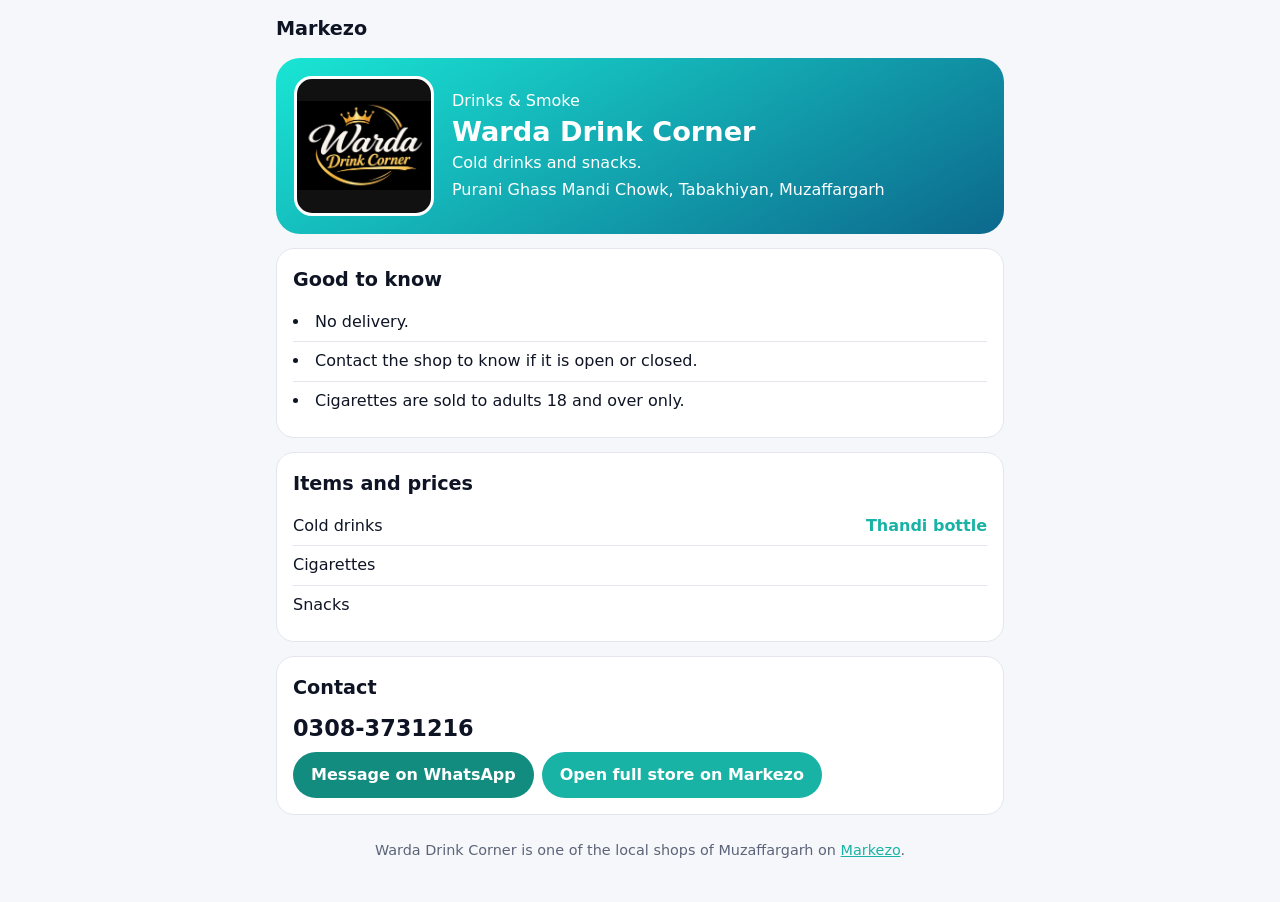
<file: shop-warda-drink-corner.html>
<!doctype html>
<html lang="en"><head>
<meta charset="utf-8">
<meta name="viewport" content="width=device-width, initial-scale=1">
<title>Warda Drink Corner - Drinks &amp; Smoke in Purani Ghass Mandi Chowk, Muzaffargarh | Markezo</title>
<meta name="description" content="Cold drinks and snacks. Find Warda Drink Corner at Purani Ghass Mandi Chowk, Tabakhiyan, Muzaffargarh. See items, prices and message the shop on WhatsApp.">
<link rel="canonical" href="https://ashmanyousufoffical-alt.github.io/Markezo/shop-warda-drink-corner.html">
<link rel="icon" href="favicon.svg" type="image/svg+xml">
<link rel="icon" href="favicon-32.png" sizes="32x32" type="image/png">
<link rel="shortcut icon" href="favicon.ico">
<link rel="apple-touch-icon" href="apple-touch-icon.png">
<meta name="theme-color" content="#0E1424">
<meta property="og:type" content="website"><meta property="og:site_name" content="Markezo">
<meta property="og:title" content="Warda Drink Corner - Drinks &amp; Smoke in Purani Ghass Mandi Chowk, Muzaffargarh | Markezo"><meta property="og:description" content="Cold drinks and snacks. Find Warda Drink Corner at Purani Ghass Mandi Chowk, Tabakhiyan, Muzaffargarh. See items, prices and message the shop on WhatsApp.">
<meta property="og:url" content="https://ashmanyousufoffical-alt.github.io/Markezo/shop-warda-drink-corner.html"><meta property="og:image" content="https://ashmanyousufoffical-alt.github.io/Markezo/logos/warda-drink-corner.webp">
<script type="application/ld+json">{"@context": "https://schema.org", "@type": "LocalBusiness", "name": "Warda Drink Corner", "description": "Cold drinks and snacks.", "url": "https://ashmanyousufoffical-alt.github.io/Markezo/shop-warda-drink-corner.html", "image": "https://ashmanyousufoffical-alt.github.io/Markezo/logos/warda-drink-corner.webp", "address": {"@type": "PostalAddress", "streetAddress": "Purani Ghass Mandi Chowk, Tabakhiyan", "addressLocality": "Muzaffargarh", "addressCountry": "PK"}, "telephone": "+923083731216"}</script>
<style>
:root{--h:175;--c:hsl(var(--h) 75% 40%);--bg:#f6f7fb;--fg:#0E1424;--card:#fff;--mut:#5b6478;--line:#e3e6ee}
@media(prefers-color-scheme:dark){:root{--c:hsl(var(--h) 70% 65%);--bg:#0E1424;--fg:#eef1f8;--card:#161d33;--mut:#a3adc4;--line:#27304a}}
*{box-sizing:border-box}body{margin:0;background:var(--bg);color:var(--fg);font:16px/1.55 system-ui,Segoe UI,Roboto,Arial,sans-serif}
.w{max-width:760px;margin:0 auto;padding:0 16px 40px}
header{padding:14px 0}header a{font-weight:800;color:var(--fg);text-decoration:none;font-size:1.2rem}
.hero{background:linear-gradient(150deg,hsl(var(--h) 80% 50%),hsl(calc(var(--h) + 22) 84% 30%));color:#fff;border-radius:24px;padding:18px;display:flex;gap:18px;align-items:center;flex-wrap:wrap}
.hero img{width:140px;height:140px;object-fit:contain;background:#111;border:3px solid #fff;border-radius:18px}
.hero h1{margin:0 0 4px;font-size:1.7rem;line-height:1.15}.hero p{margin:2px 0}
.card{background:var(--card);border:1px solid var(--line);border-radius:18px;padding:16px;margin-top:14px}
h2{margin:0 0 8px;font-size:1.2rem}h3{margin:14px 0 4px;font-size:1rem;color:var(--c)}
ul{list-style:none;margin:0;padding:0}li{display:flex;justify-content:space-between;gap:12px;padding:7px 0;border-bottom:1px solid var(--line)}li:last-child{border-bottom:0}li b{color:var(--c);text-align:right;font-weight:700}
.facts li{display:list-item;list-style:disc inside}
.btn{display:inline-block;background:var(--c);color:#fff;text-decoration:none;font-weight:700;padding:11px 18px;border-radius:999px;margin:6px 8px 0 0}.btn.wa{background:#128C7E}
.num{font-size:1.4rem;font-weight:800;margin:0}
footer{color:var(--mut);font-size:.9rem;text-align:center;margin-top:24px}footer a{color:var(--c)}
</style></head><body><div class="w">
<header><a href="index.html">Markezo</a></header>
<div class="hero"><img src="logos/warda-drink-corner.webp" alt="Warda Drink Corner logo" width="140" height="140"><div><p>Drinks &amp; Smoke</p><h1>Warda Drink Corner</h1><p>Cold drinks and snacks.</p><p>Purani Ghass Mandi Chowk, Tabakhiyan, Muzaffargarh</p></div></div>
<div class="card"><h2>Good to know</h2><ul class="facts"><li>No delivery.</li><li>Contact the shop to know if it is open or closed.</li><li>Cigarettes are sold to adults 18 and over only.</li></ul></div>
<div class="card"><h2>Items and prices</h2><ul><li><span>Cold drinks</span><b>Thandi bottle</b></li><li><span>Cigarettes</span><b></b></li><li><span>Snacks</span><b></b></li></ul></div>
<div class="card"><h2>Contact</h2><p class="num">0308-3731216</p><a class="btn wa" href="https://wa.me/923083731216?text=Hello%20Warda%20Drink%20Corner%2C%20I%20found%20you%20on%20Markezo.%20Is%20the%20shop%20open%20now%3F" rel="noopener">Message on WhatsApp</a><a class="btn" href="index.html#shop-warda-drink-corner">Open full store on Markezo</a></div>
<footer>Warda Drink Corner is one of the local shops of Muzaffargarh on <a href="index.html">Markezo</a>.</footer>
</div></body></html>
</file>
<file: style.css>
/* ===== Tokens ===== */
:root{
  --bg:#F5F6FA;--surface:#FFFFFF;--fg:#0F1426;--muted:#5B6478;--line:#E2E5EE;
  --accent:#00A37A;--accent-fg:#FFFFFF;--mark:#FFC233;--mark-fg:#2A1E00;--ink:#0E1424;
  --glass:rgba(255,255,255,.78);--b-l:38%;--b-a:.14;--shadow:0 10px 30px rgba(15,20,38,.10);
  --display:"Bricolage Grotesque","Trebuchet MS",system-ui,sans-serif;
  --body:"DM Sans",system-ui,-apple-system,"Segoe UI",sans-serif;
  --wa:#1FAF5A;color-scheme:light;
}
@media (prefers-color-scheme:dark){:root:not([data-theme="light"]){
  --bg:#0A0F1C;--surface:#131A2C;--fg:#EEF1F8;--muted:#9AA7BF;--line:#232C45;--accent:#2EE6B0;--accent-fg:#03231A;
  --glass:rgba(19,26,44,.78);--b-l:72%;--b-a:.2;--shadow:0 10px 30px rgba(0,0,0,.35);color-scheme:dark}}
:root[data-theme="dark"]{
  --bg:#0A0F1C;--surface:#131A2C;--fg:#EEF1F8;--muted:#9AA7BF;--line:#232C45;--accent:#2EE6B0;--accent-fg:#03231A;
  --glass:rgba(19,26,44,.78);--b-l:72%;--b-a:.2;--shadow:0 10px 30px rgba(0,0,0,.35);color-scheme:dark}
:root[data-theme="light"]{color-scheme:light}

/* ===== Base ===== */
*,*::before,*::after{box-sizing:border-box}
html{scroll-behavior:smooth;-webkit-text-size-adjust:100%}
html,body{margin:0}
body{background:var(--bg);color:var(--fg);font-family:var(--body);font-size:16px;line-height:1.5;-webkit-font-smoothing:antialiased}
img{max-width:100%}
[hidden]{display:none!important}
a{color:inherit}
button{font:inherit;color:inherit;cursor:pointer}
:focus-visible{outline:3px solid var(--mark);outline-offset:2px}
h1,h2,h3{font-family:var(--display);line-height:1.08;margin:0;text-wrap:balance}
main:focus{outline:none}
.wrap{max-width:1160px;margin:0 auto;padding-inline:max(16px,env(safe-area-inset-left,0px)) max(16px,env(safe-area-inset-right,0px))}
svg.i{width:1em;height:1em;stroke:currentColor;fill:none;stroke-width:1.8;stroke-linecap:round;stroke-linejoin:round;flex:none}
.skip{position:fixed;left:12px;top:-60px;z-index:100;background:var(--fg);color:var(--bg);padding:10px 16px;border-radius:10px;font-weight:700;text-decoration:none;transition:top .15s}
.skip:focus{top:12px}
.sr{position:absolute;width:1px;height:1px;overflow:hidden;clip:rect(0 0 0 0);white-space:nowrap}

/* ===== Header ===== */
.bar{position:sticky;top:0;z-index:50;background:var(--glass);backdrop-filter:blur(14px);-webkit-backdrop-filter:blur(14px);border-bottom:1px solid var(--line);padding-top:env(safe-area-inset-top,0px)}
.bar .wrap{display:flex;align-items:center;justify-content:space-between;gap:12px;padding-block:10px}
.logo{font-family:var(--display);font-weight:800;font-size:1.65rem;letter-spacing:-.03em;text-decoration:none;display:flex;align-items:center;gap:9px}
.logo .mk{width:34px;height:34px;border-radius:11px;background:linear-gradient(135deg,var(--accent),var(--mark));display:grid;place-items:center;color:#06231B;font-size:1.1rem}
.nav{display:none;gap:4px;margin-left:auto;margin-right:8px}
.nav a{padding:8px 14px;border-radius:999px;font-weight:700;font-size:.95rem;text-decoration:none;color:var(--muted)}
.nav a:hover{background:var(--line);color:var(--fg)}
.tools{display:flex;gap:8px;align-items:center}
.ibtn{width:42px;height:42px;border-radius:50%;border:1px solid var(--line);background:var(--surface);display:grid;place-items:center;font-size:1.15rem}
.cartbtn{display:flex;align-items:center;gap:8px;border:0;background:var(--fg);color:var(--bg);border-radius:999px;padding:0 8px 0 16px;height:42px;font-weight:700}
.cartbtn b{min-width:28px;height:28px;border-radius:99px;background:var(--mark);color:var(--mark-fg);display:inline-grid;place-items:center;font-size:.85rem;padding:0 7px}
@media (min-width:860px){.nav{display:flex}}

/* ===== Hero ===== */
.hero{margin-top:18px;border-radius:32px;color:#fff;position:relative;overflow:hidden;
  background:radial-gradient(620px 320px at 95% 0%,hsl(160 90% 42%/.5),transparent 62%),radial-gradient(520px 320px at 0% 100%,hsl(40 100% 55%/.32),transparent 60%),radial-gradient(400px 300px at 55% 110%,hsl(350 90% 60%/.25),transparent 60%),var(--ink);
  display:grid;grid-template-columns:1.15fr .85fr;gap:20px;padding:clamp(26px,5vw,60px)}
.hero>*{min-width:0}
.eyebrow{display:inline-flex;align-items:center;gap:8px;background:rgba(255,255,255,.1);border:1px solid rgba(255,255,255,.18);border-radius:999px;padding:6px 14px;font-size:.85rem;font-weight:500}
.eyebrow i{width:8px;height:8px;border-radius:50%;background:#2EE6B0;box-shadow:0 0 0 4px rgba(46,230,176,.25)}
.hero h1{font-size:clamp(2.5rem,6.4vw,4.8rem);font-weight:800;letter-spacing:-.035em;margin:16px 0 14px}
.hero h1 em{font-style:normal;background:linear-gradient(90deg,#FFC233,#FF7A59);-webkit-background-clip:text;background-clip:text;color:transparent}
.hero p{color:rgba(255,255,255,.78);max-width:44ch;font-size:1.1rem;margin:0 0 24px}
.search{display:flex;align-items:center;gap:10px;background:#fff;color:#0F1426;border-radius:999px;padding:6px 8px 6px 20px;max-width:540px;box-shadow:0 12px 30px rgba(0,0,0,.35)}
.search svg{font-size:1.2rem;color:#5B6478}
.search input{flex:1;min-width:0;border:0;outline:0;font:inherit;font-size:16px;background:transparent;color:#0F1426;padding:11px 0}
.search input::-webkit-search-cancel-button{display:none}
.search:focus-within{outline:3px solid var(--mark)}
.search kbd{font:600 .75rem var(--body);border:1px solid #D5DAE6;border-radius:6px;padding:2px 7px;color:#5B6478;margin-right:6px}
.search .clr{border:0;background:#EEF0F6;color:#0F1426;width:34px;height:34px;border-radius:50%;display:grid;place-items:center}
@media (hover:none){.search kbd{display:none}}
.stats{display:flex;flex-wrap:wrap;gap:22px;margin-top:26px}
.stats div{display:flex;flex-direction:column}
.stats b{font-family:var(--display);font-size:1.9rem;font-weight:800;line-height:1}
.stats span{font-size:.82rem;color:rgba(255,255,255,.7)}
.stack{position:relative;min-height:300px}
.mini{position:absolute;display:flex;align-items:center;gap:12px;padding:14px 18px 14px 14px;border-radius:22px;color:#fff;text-decoration:none;box-shadow:0 18px 40px rgba(0,0,0,.4);animation:float 6s ease-in-out infinite;width:max-content;max-width:100%}
.mini .ic{width:46px;height:46px;border-radius:14px;background:rgba(255,255,255,.22);display:grid;place-items:center;font-size:1.5rem}
.mini b{display:block;font-family:var(--display);font-size:1.05rem}
.mini span span{font-size:.82rem;opacity:.92}
.mini:nth-child(1){top:0;left:4%;transform:rotate(-4deg)}
.mini:nth-child(2){top:34%;right:0;transform:rotate(3deg);animation-delay:-2s}
.mini:nth-child(3){bottom:0;left:10%;transform:rotate(-2deg);animation-delay:-4s}
@keyframes float{50%{translate:0 -10px}}
.sg{--c1:hsl(var(--h) 82% 50%);--c2:hsl(calc(var(--h) + 28) 85% 36%)}

/* ===== Categories + headings ===== */
.cats{display:flex;gap:10px;overflow-x:auto;padding:26px 2px 6px;scrollbar-width:none;-webkit-overflow-scrolling:touch}
.cats::-webkit-scrollbar{display:none}
.chip{flex:none;display:flex;align-items:center;gap:8px;border:1px solid var(--line);background:var(--surface);border-radius:999px;padding:10px 16px 10px 14px;font-weight:700;font-size:.95rem}
.chip svg{font-size:1.15rem}
.chip small{font-size:.75rem;font-weight:700;opacity:.65;background:rgba(127,127,127,.18);border-radius:99px;padding:1px 8px}
.chip[aria-pressed="true"]{background:var(--fg);color:var(--bg);border-color:var(--fg)}
.head{display:flex;align-items:baseline;justify-content:space-between;gap:12px;margin:22px 0 14px}
.head h2{font-size:clamp(1.5rem,3.4vw,2.1rem);font-weight:800;letter-spacing:-.02em}
.count{color:var(--muted);font-size:.95rem}

/* ===== Store cards ===== */
.grid{display:grid;grid-template-columns:repeat(3,1fr);gap:16px}
.card{position:relative;isolation:isolate;display:flex;flex-direction:column;min-width:0;padding:10px;border-radius:28px;color:#fff;text-decoration:none;
  background:radial-gradient(120% 90% at 100% 0%,rgba(255,255,255,.2),transparent 55%),radial-gradient(90% 70% at 0% 100%,rgba(0,0,0,.28),transparent 60%),linear-gradient(155deg,var(--c1),var(--c2));
  box-shadow:0 14px 30px rgba(0,0,0,.28),0 14px 30px color-mix(in srgb,var(--c2) 55%,transparent),inset 0 1px 0 rgba(255,255,255,.3);
  transition:transform .2s,box-shadow .2s}
.card::before{content:"";position:absolute;inset:0;border-radius:inherit;background:radial-gradient(rgba(255,255,255,.2) 1.2px,transparent 1.5px) 0 0/16px 16px;opacity:.5;z-index:-1;pointer-events:none;-webkit-mask-image:linear-gradient(160deg,#000,transparent 70%);mask-image:linear-gradient(160deg,#000,transparent 70%)}
.card:hover{transform:translateY(-6px);box-shadow:0 24px 44px rgba(0,0,0,.34),0 24px 44px color-mix(in srgb,var(--c2) 70%,transparent),inset 0 1px 0 rgba(255,255,255,.38)}
@keyframes cardin{from{opacity:0;transform:translateY(16px) scale(.97)}to{opacity:1;transform:none}}
.lg2{position:relative;aspect-ratio:16/10;overflow:hidden;border-radius:20px;border:3px solid rgba(255,255,255,.96);background:#10131f;box-shadow:0 10px 22px rgba(0,0,0,.3)}
.lg2::before{content:"";position:absolute;inset:-20px;background:var(--logo) center/cover;filter:blur(18px) saturate(1.1);opacity:.9}
.lg2 img{position:relative;width:100%;height:100%;object-fit:contain;display:block}
.cbadge{position:absolute;right:8px;top:8px;width:34px;height:34px;border-radius:50%;background:#fff;color:var(--c1);display:grid;place-items:center;z-index:2;box-shadow:0 4px 10px rgba(0,0,0,.28)}
.cbadge svg{width:18px;height:18px}
.cbody{display:flex;flex-direction:column;gap:10px;padding:14px 8px 8px;flex:1;min-width:0}
.crow{display:flex;justify-content:space-between;align-items:center;gap:8px}
.ccat{font-size:.72rem;font-weight:800;letter-spacing:.08em;text-transform:uppercase;background:rgba(255,255,255,.22);border:1px solid rgba(255,255,255,.35);padding:4px 10px;border-radius:999px}
.cn{font-size:.82rem;font-weight:500;color:rgba(255,255,255,.92)}
.card h3{font-size:1.42rem;font-weight:800;letter-spacing:-.01em;line-height:1.15;text-shadow:0 2px 8px rgba(0,0,0,.25)}
.cdesc{margin:0;color:rgba(255,255,255,.94);font-size:.93rem;display:-webkit-box;-webkit-line-clamp:2;-webkit-box-orient:vertical;overflow:hidden}
.ctags{display:flex;flex-wrap:wrap;gap:6px}
.ctags span{background:#fff;color:var(--c2);border-radius:999px;padding:3px 10px;font-size:.78rem;font-weight:700;box-shadow:0 2px 6px rgba(0,0,0,.15)}
.cloc{display:flex;gap:8px;align-items:flex-start;color:rgba(255,255,255,.96);font-size:.9rem;margin-bottom:6px}
.cloc svg{margin-top:3px}
.visit{margin-top:auto;display:flex;justify-content:space-between;align-items:center;background:#fff;color:#0F1426;border-radius:999px;padding:6px 6px 6px 18px;font-weight:700;box-shadow:0 6px 14px rgba(0,0,0,.2)}
.visit .va{width:36px;height:36px;border-radius:50%;background:linear-gradient(135deg,var(--c1),var(--c2));color:#fff;display:grid;place-items:center;transition:transform .2s}
.visit .va svg{width:18px;height:18px}
.card:hover .va{transform:translateX(4px)}
.empty{grid-column:1/-1;text-align:center;color:var(--muted);padding:36px 0}
.empty button{margin-top:12px;border:1px solid var(--line);background:var(--surface);border-radius:999px;padding:9px 18px;font-weight:700}

/* ===== Sections ===== */
.sec{padding-block:56px 8px;content-visibility:auto;contain-intrinsic-size:auto 420px;scroll-margin-top:70px}
.sec>h2{font-size:clamp(1.5rem,3.4vw,2.1rem);font-weight:800;letter-spacing:-.02em;margin-bottom:6px}
.sec>p{color:var(--muted);margin:0 0 22px;max-width:56ch}
.steps{display:grid;grid-template-columns:repeat(3,1fr);gap:16px}
.stp{background:var(--surface);border:1px solid var(--line);border-radius:24px;padding:22px;display:flex;flex-direction:column;gap:10px}
.stp .n{width:44px;height:44px;border-radius:14px;background:var(--fg);color:var(--bg);display:grid;place-items:center;font-family:var(--display);font-weight:800;font-size:1.2rem}
.stp h3{font-size:1.2rem}.stp p{margin:0;color:var(--muted);font-size:.96rem}
.areas{display:grid;grid-template-columns:repeat(auto-fill,minmax(260px,1fr));gap:14px}
.area{background:var(--surface);border:1px solid var(--line);border-radius:20px;padding:18px;min-width:0}
.area h3{font-size:1.05rem;display:flex;align-items:center;gap:8px;margin-bottom:10px}
.area h3 svg{color:var(--accent);font-size:1.2rem}
.area a{display:flex;justify-content:space-between;gap:8px;padding:8px 0;border-top:1px solid var(--line);text-decoration:none;font-weight:700;font-size:.95rem}
.area a:hover{color:var(--accent)}
.area a span{color:var(--muted);font-weight:500}
.faq{display:grid;gap:10px;max-width:820px}
.faq details{background:var(--surface);border:1px solid var(--line);border-radius:18px;padding:0 20px}
.faq summary{list-style:none;cursor:pointer;padding:16px 0;font-weight:700;display:flex;justify-content:space-between;align-items:center;gap:12px}
.faq summary::-webkit-details-marker{display:none}
.faq summary::after{content:"+";font-size:1.4rem;line-height:1;color:var(--muted);transition:transform .2s}
.faq details[open] summary::after{transform:rotate(45deg)}
.faq details p{margin:0 0 16px;color:var(--muted)}
.cta{margin-top:56px;border-radius:28px;padding:clamp(24px,4vw,40px);background:linear-gradient(135deg,var(--accent),#0B6E5B);color:#fff;display:flex;flex-wrap:wrap;gap:16px;align-items:center;justify-content:space-between}
[data-theme="dark"] .cta{color:#03231A}
.cta h2{font-size:clamp(1.4rem,3vw,2rem);font-weight:800}
.cta p{margin:6px 0 0;opacity:.9;max-width:46ch}
.cta a{background:#fff;color:#0F1426;border-radius:999px;padding:13px 22px;font-weight:800;text-decoration:none;display:inline-flex;gap:8px;align-items:center}
footer{margin-top:64px;background:var(--ink);color:rgba(255,255,255,.72);padding-block:40px calc(44px + env(safe-area-inset-bottom,0px))}
footer .wrap{display:flex;flex-wrap:wrap;gap:20px 40px;justify-content:space-between;align-items:flex-start}
footer b{font-family:var(--display);font-size:1.5rem;color:#fff}
footer p{margin:6px 0 0;max-width:46ch;font-size:.92rem}
footer nav{display:flex;flex-wrap:wrap;gap:6px 20px}
footer nav a{text-decoration:none;font-weight:700;font-size:.92rem;color:#fff;opacity:.85}
footer nav a:hover{opacity:1;text-decoration:underline}
footer .credit{flex-basis:100%;margin:6px 0 0;max-width:none;display:flex;flex-wrap:wrap;gap:4px 8px;align-items:center;font-size:1rem;color:rgba(255,255,255,.85);padding-top:18px;border-top:1px solid rgba(255,255,255,.12)}
footer .credit b{background:linear-gradient(90deg,#FFC233,#FF7A59);-webkit-background-clip:text;background-clip:text;color:transparent;font-family:var(--display);font-size:1.1rem;letter-spacing:-.01em}
footer .credit span{opacity:.6}
footer small{flex-basis:100%;font-size:.82rem}

/* ===== Shop page ===== */
.crumb{display:inline-flex;align-items:center;gap:6px;margin:18px 0 12px;font-weight:700;text-decoration:none;color:var(--muted)}
.crumb:hover{color:var(--fg)}
.sh{border-radius:32px;color:#fff;padding:clamp(24px,4vw,44px);display:flex;gap:24px;align-items:center;flex-wrap:wrap;position:relative;overflow:hidden;background:linear-gradient(135deg,var(--c1),var(--c2))}
.sh::before{content:"";position:absolute;inset:-40px;background:var(--logo) center/cover;filter:blur(44px) saturate(1.25);opacity:.34;pointer-events:none}
.sh::after{content:"";position:absolute;inset:0;border-radius:inherit;background:radial-gradient(rgba(255,255,255,.16) 1.2px,transparent 1.5px) 0 0/18px 18px,radial-gradient(70% 120% at 100% 0%,rgba(255,255,255,.22),transparent 60%);-webkit-mask-image:linear-gradient(120deg,transparent 30%,#000);mask-image:linear-gradient(120deg,transparent 30%,#000);pointer-events:none}
.sh.lite::before{opacity:.07;filter:blur(44px) saturate(1.4) brightness(.8)}
.sh{box-shadow:0 24px 50px color-mix(in srgb,var(--c2) 45%,transparent)}
.sh .big{width:min(100%,270px);aspect-ratio:3/2;border-radius:22px;overflow:hidden;background:#10131f;position:relative;z-index:1;flex:none;box-shadow:0 14px 30px rgba(0,0,0,.3)}
.sh .big img{position:absolute;inset:0;width:100%;height:100%;object-fit:cover;display:block}
.contain{background:#fff!important}
.contain img{object-fit:contain!important;padding:8px}
.sh>div{position:relative;z-index:1;min-width:0}
.sh .tag{font-size:.78rem;letter-spacing:.1em;text-transform:uppercase;font-weight:700;opacity:.95}
.sh h1{font-size:clamp(2rem,5.4vw,3.4rem);font-weight:800;letter-spacing:-.03em;margin:4px 0 8px}
.sh p{margin:0;max-width:48ch;font-size:1.08rem}
.pills{display:flex;flex-wrap:wrap;gap:8px;margin-top:16px}
.pills span{display:inline-flex;align-items:center;gap:6px;background:rgba(255,255,255,.22);border-radius:999px;padding:6px 14px;font-size:.88rem;font-weight:500}
.wabig{margin-top:18px;display:inline-flex;align-items:center;gap:8px;background:#fff;color:#0F1426;border-radius:999px;padding:12px 22px;font-weight:800;text-decoration:none;box-shadow:0 10px 24px rgba(0,0,0,.25)}
.wabig svg{color:var(--wa);font-size:1.2rem}
.layout{display:grid;grid-template-columns:1fr 340px;gap:24px;padding-block:26px 8px;align-items:start}
.layout>*{min-width:0}
.sec2{font-size:1.5rem;font-weight:800;letter-spacing:-.02em}
.phead{display:flex;align-items:center;justify-content:space-between;gap:14px;flex-wrap:wrap;margin-bottom:14px}
.pfind{display:flex;align-items:center;gap:8px;background:var(--surface);border:1px solid var(--line);border-radius:999px;padding:4px 14px;min-width:min(100%,260px)}
.pfind input{border:0;outline:0;background:transparent;color:var(--fg);font:inherit;font-size:16px;padding:7px 0;flex:1;min-width:0}
.pfind:focus-within{outline:3px solid var(--mark);outline-offset:1px}
.gchips{display:flex;gap:8px;overflow-x:auto;margin-bottom:14px;scrollbar-width:none;padding-bottom:2px}
.gchips::-webkit-scrollbar{display:none}
.gchips button{flex:none;border:1px solid var(--line);background:var(--surface);border-radius:999px;padding:6px 14px;font-weight:700;font-size:.88rem}
.gchips button:hover{border-color:var(--c1)}
.note{display:flex;gap:10px;align-items:center;background:var(--mark);color:var(--mark-fg);border-radius:16px;padding:12px 16px;margin-bottom:18px;font-weight:700}
.facts{display:grid;gap:10px;margin-bottom:22px}
.fact{display:flex;gap:12px;align-items:center;background:var(--surface);border:1px solid var(--line);border-radius:16px;padding:12px 14px}
.fact .fi{width:38px;height:38px;border-radius:12px;flex:none;display:grid;place-items:center;font-size:1.2rem;background:hsl(var(--h) 85% 55%/var(--b-a));color:hsl(var(--h) 70% var(--b-l))}
.fact p{margin:0;font-weight:500}
.rates{background:var(--surface);border:1px solid var(--line);border-radius:18px;padding:14px 16px;margin-bottom:20px}
.rates h3{font-size:1.1rem;margin-bottom:6px}
.rr{display:flex;justify-content:space-between;gap:10px;padding:9px 0;border-top:1px solid var(--line);font-weight:700}
.rr span:last-child{color:var(--accent)}
.plist{display:grid;grid-template-columns:repeat(auto-fill,minmax(230px,1fr));gap:14px}
.gh{grid-column:1/-1;font-size:1.25rem;font-weight:800;margin:12px 0 0;scroll-margin-top:84px}
.prod{background:var(--surface);border:1px solid var(--line);border-radius:22px;padding:16px;display:flex;flex-direction:column;gap:14px;justify-content:space-between;transition:transform .18s,border-color .18s}
.prod:hover{transform:translateY(-3px);border-color:var(--c1)}
.prod .top{display:flex;gap:12px;align-items:flex-start}
.prod .b{width:48px;height:48px;border-radius:15px;flex:none;display:grid;place-items:center;font-size:1.5rem;background:hsl(var(--h) 85% 55%/var(--b-a));color:hsl(var(--h) 70% var(--b-l))}
.prod h3{font-size:1.08rem;font-weight:700}
.prod small{color:var(--muted);display:block;margin-top:2px;font-size:.88rem}
.prod .price{display:inline-block;margin-top:4px;font-weight:800;color:var(--accent);font-size:.98rem}
.add{border:0;background:var(--fg);color:var(--bg);border-radius:12px;padding:10px 14px;font-weight:700;display:flex;align-items:center;justify-content:center;gap:6px}
.add:hover{background:var(--accent);color:var(--accent-fg)}
.step{display:flex;align-items:center;justify-content:space-between;background:var(--accent);color:var(--accent-fg);border-radius:12px;overflow:hidden}
.step button{border:0;background:transparent;width:46px;height:40px;font-size:1.3rem;font-weight:700;color:inherit}
.step span{font-weight:800;font-variant-numeric:tabular-nums}
.loc{background:var(--surface);border:1px solid var(--line);border-radius:26px;overflow:hidden;position:sticky;top:calc(env(safe-area-inset-top,0px) + 76px)}
.map{height:150px;background:linear-gradient(135deg,var(--c1),var(--c2));color:rgba(255,255,255,.55);position:relative}
.map svg{width:100%;height:100%;display:block}
.pin{position:absolute;left:50%;top:50%;translate:-50% -72%;width:44px;height:44px;border-radius:50% 50% 50% 0;rotate:-45deg;background:#fff;display:grid;place-items:center;box-shadow:0 8px 18px rgba(0,0,0,.3)}
.pin i{rotate:45deg;width:14px;height:14px;border-radius:50%;background:var(--c2);display:block}
.loc .in{padding:18px}
.loc h2{font-size:1.2rem;font-weight:800;margin-bottom:6px}
.addr{font-size:1.05rem;margin:0 0 14px;color:var(--muted)}
.btns{display:flex;flex-wrap:wrap;gap:8px}
.btn{border:1.5px solid var(--line);background:transparent;border-radius:12px;padding:10px 14px;font-weight:700;text-decoration:none;font-size:.93rem;display:inline-flex;align-items:center;gap:6px}
.btn:hover{border-color:var(--fg)}
.btn.pri{background:var(--accent);border-color:var(--accent);color:var(--accent-fg)}
.btn.wa{background:#168F48;border-color:#168F48;color:#fff}
.contact{margin-top:16px;padding-top:14px;border-top:1px solid var(--line)}
.contact h2{font-size:1.2rem;font-weight:800;margin-bottom:6px}
.num{font-family:var(--display);font-size:1.6rem;font-weight:800;letter-spacing:.01em;margin:0 0 12px}
.near{margin-top:16px;padding-top:12px;border-top:1px solid var(--line);font-size:.9rem;color:var(--muted)}
.near a{display:block;padding:5px 0;font-weight:700;color:var(--fg)}
.bd{display:flex;flex-wrap:wrap;gap:6px;margin-top:10px}
.bd span{background:#fff;color:#0F1426;border-radius:999px;padding:3px 10px;font-size:.78rem;font-weight:700}

/* ===== Helper bot ===== */
.bot{position:fixed;left:max(12px,env(safe-area-inset-left,0px));bottom:calc(16px + env(safe-area-inset-bottom,0px));z-index:35;width:68px;height:78px}
.botface{border:0;background:transparent;padding:0;width:68px;height:78px;display:block;cursor:grab;touch-action:none;user-select:none;-webkit-user-select:none;filter:drop-shadow(0 10px 14px rgba(0,0,0,.28))}
.bot.drag .botface{cursor:grabbing}.bot.drag .botface svg{animation:none;transform:scale(1.08)}
.bot.right .bubble{left:auto;right:calc(100% + 8px);border-radius:18px 18px 6px 18px}
.bot.low .bubble{bottom:auto;top:0}
.botface svg{width:100%;height:100%;display:block;animation:botfloat 4s ease-in-out infinite}
.bubble{background:var(--surface);color:var(--fg);border:1px solid var(--line);border-radius:18px 18px 18px 6px;padding:12px 14px;max-width:min(300px,calc(100vw - 110px));max-height:46vh;overflow:auto;box-shadow:var(--shadow);position:absolute;left:calc(100% + 8px);bottom:30px;width:max-content}
.bubble p{margin:0;font-size:.92rem;line-height:1.45}
.botbtns{display:flex;gap:8px;margin-top:8px}
.botbtns button{border:1px solid var(--line);background:transparent;border-radius:999px;padding:5px 11px;font-size:.82rem;font-weight:700;display:inline-flex;align-items:center;gap:5px}
.bot.quiet .bubble{display:none}
.botacts{display:flex;flex-wrap:wrap;gap:6px;margin-top:8px}.botacts:empty{display:none}
.botacts a{border-radius:999px;padding:6px 12px;background:#0B6E5B;color:#fff;font-size:.82rem;font-weight:700;text-decoration:none}
.botq{display:none;margin-top:10px}.bot.ask .botq{display:block}
.bot.ask .bubble{width:min(310px,calc(100vw - 110px))}
.botchips{display:flex;flex-wrap:wrap;gap:6px;margin-bottom:8px}
.botchips button{border:1px solid var(--line);background:transparent;color:inherit;border-radius:999px;padding:4px 10px;font-size:.78rem}
.botask{display:flex;gap:6px}
.botask input{flex:1;min-width:0;border:1px solid var(--line);background:var(--bg);color:var(--fg);border-radius:12px;padding:9px 11px;font:inherit;font-size:16px}
.botask button{border:0;border-radius:12px;padding:0 14px;font-weight:700;background:#0B6E5B;color:#fff}
.bubble.pop{animation:botpop .35s ease-out}
@keyframes botpop{from{opacity:0;transform:translateY(8px) scale(.96)}to{opacity:1;transform:none}}
@keyframes botfloat{50%{transform:translateY(-8px)}}
.bot-eye{transform-box:fill-box;transform-origin:center;animation:botblink 5s infinite}
@keyframes botblink{0%,92%,100%{transform:scaleY(1)}96%{transform:scaleY(.1)}}
.bot-led{animation:botled 1.6s ease-in-out infinite}
@keyframes botled{50%{opacity:.35}}

/* ===== Request list panel, FAB, toast ===== */
.veil{position:fixed;inset:0;background:rgba(5,8,18,.55);z-index:70;backdrop-filter:blur(3px)}
.panel{position:fixed;top:0;right:0;bottom:0;width:min(450px,100%);background:var(--surface);z-index:80;display:flex;flex-direction:column;
  padding:calc(18px + env(safe-area-inset-top,0px)) max(18px,env(safe-area-inset-right,0px)) calc(18px + env(safe-area-inset-bottom,0px)) 18px;box-shadow:-10px 0 40px rgba(0,0,0,.3)}
.panel header{display:flex;justify-content:space-between;align-items:center;margin-bottom:6px}
.panel h2{font-size:1.5rem;font-weight:800}
.hint{color:var(--muted);font-size:.9rem;margin:0 0 14px}
.list2{overflow:auto;flex:1;display:flex;flex-direction:column;gap:14px;overscroll-behavior:contain}
.grp{border:1px solid var(--line);border-radius:20px;padding:14px;background:var(--bg)}
.grp h3{font-size:1.05rem;margin-bottom:6px}
.row{display:flex;justify-content:space-between;align-items:center;gap:10px;padding:6px 0}
.row .step{width:112px;flex:none}.row .step button{width:36px;height:34px}
.grp textarea{width:100%;margin-top:8px;font:inherit;font-size:.9rem;padding:8px;border:1px solid var(--line);border-radius:10px;background:var(--surface);color:var(--fg);min-height:90px}
.clear{border:0;background:transparent;color:var(--muted);font-weight:700;text-decoration:underline;padding:10px 0;align-self:flex-start}
.fab{position:fixed;left:50%;translate:-50% 0;bottom:calc(18px + env(safe-area-inset-bottom,0px));z-index:40;border:0;background:var(--fg);color:var(--bg);border-radius:999px;padding:0 10px 0 20px;height:54px;display:flex;align-items:center;gap:12px;font-weight:700;box-shadow:0 14px 34px rgba(0,0,0,.35)}
.fab b{min-width:34px;height:34px;border-radius:99px;background:var(--mark);color:var(--mark-fg);display:grid;place-items:center;padding:0 9px}
.toast{position:fixed;left:50%;translate:-50% 12px;bottom:calc(86px + env(safe-area-inset-bottom,0px));background:var(--accent);color:var(--accent-fg);padding:9px 18px;border-radius:999px;font-weight:700;z-index:90;box-shadow:var(--shadow);opacity:0;pointer-events:none;transition:opacity .2s,translate .2s;max-width:calc(100vw - 32px)}
.toast.show{opacity:1;translate:-50% 0}
.totop{position:fixed;right:max(14px,env(safe-area-inset-right,0px));bottom:calc(18px + env(safe-area-inset-bottom,0px));z-index:36;width:46px;height:46px;border-radius:50%;border:1px solid var(--line);background:var(--surface);box-shadow:var(--shadow);display:grid;place-items:center;font-size:1.2rem}


/* ===== Trust strip ===== */
.tstrip{display:flex;flex-wrap:wrap;gap:10px 26px;margin:18px 4px 0;color:var(--muted);font-size:.92rem;font-weight:500}
.tstrip span{display:inline-flex;align-items:center;gap:8px}
.tstrip svg{color:var(--accent);font-size:1.15rem}

/* ===== Photo products + lightbox ===== */
.prod.photo{padding:0;overflow:hidden;gap:0}
.pphoto{display:block;position:relative;width:100%;aspect-ratio:3/4;border:0;padding:0;background:#10131f;cursor:zoom-in;overflow:hidden}
.pphoto img{width:100%;height:100%;object-fit:cover;display:block;transition:transform .35s}
.prod.photo:hover .pphoto img{transform:scale(1.04)}
.pphoto span{position:absolute;right:10px;bottom:10px;display:flex;align-items:center;gap:6px;background:rgba(0,0,0,.6);color:#fff;border-radius:999px;padding:5px 12px;font-size:.78rem;font-weight:700}
.prod.photo .pbody{padding:14px 16px 16px;display:flex;flex-direction:column;gap:12px;flex:1;justify-content:space-between}
.lb{position:fixed;inset:0;z-index:95;background:rgba(5,8,18,.9);display:flex;align-items:center;justify-content:center;padding:16px;padding-bottom:calc(16px + env(safe-area-inset-bottom,0px))}
.lbbox{width:min(520px,100%);display:flex;flex-direction:column;gap:12px;color:#fff}
.lbimg{position:relative;border-radius:22px;overflow:hidden;background:#10131f;display:flex;justify-content:center}
.lbimg img{display:block;max-width:100%;max-height:calc(100vh - 190px);object-fit:contain}
.lbn{position:absolute;top:50%;translate:0 -50%;width:44px;height:44px;border-radius:50%;border:0;background:rgba(0,0,0,.55);color:#fff;font-size:1.6rem;line-height:1;display:grid;place-items:center}
.lbn.prev{left:10px}.lbn.next{right:10px}
.lbx{position:absolute;top:10px;right:10px;background:rgba(0,0,0,.55);color:#fff;border:0}
.lbcap{display:flex;flex-wrap:wrap;gap:10px;align-items:center;justify-content:space-between}
.lbcap b{display:block;font-family:var(--display);font-size:1.2rem}
.lbcap small{opacity:.75}

.ghn{grid-column:1/-1;margin:-6px 0 2px;color:var(--muted);font-size:.9rem}

/* ===== Story (scroll-driven shop hero) ===== */
.story{--serif:"Bodoni Moda","Didot","Playfair Display","Times New Roman",serif;position:relative;margin:22px 0 0;height:calc(var(--n)*70vh + 100vh)}
.stick{position:sticky;top:72px;height:calc(100vh - 92px);min-height:520px;max-height:800px;border-radius:32px;overflow:hidden;background:var(--sbg,#fff);color:var(--sink,#111);transition:background-color .9s ease,color .9s ease;box-shadow:0 24px 60px rgba(0,0,0,.22)}
.stage{position:absolute;inset:0;display:grid;grid-template-columns:1fr 1fr;align-items:center;gap:20px;padding:clamp(24px,5vw,64px)}
.txt{position:relative;display:grid;align-content:center;min-width:0}
.tx{grid-area:1/1;align-self:center;opacity:0;transform:translateY(28px);transition:opacity .6s ease,transform .8s cubic-bezier(.2,.8,.2,1);pointer-events:none}
.tx.on{opacity:1;transform:none;pointer-events:auto}
.sk{margin:0 0 14px;font-size:.74rem;font-weight:700;letter-spacing:.22em;opacity:.7}
.st{margin:0;font-family:var(--serif);font-weight:800;font-size:clamp(2.3rem,5.4vw,4.8rem);line-height:.95;letter-spacing:-.01em;text-transform:uppercase;text-wrap:balance}
.sp{margin:18px 0 0;max-width:34ch;font-size:1.02rem;line-height:1.55;opacity:.82}
.sbtn{grid-row:2;grid-column:1;justify-self:start;margin-top:24px;border:0;border-radius:999px;padding:13px 24px;font-weight:700;background:var(--sink);color:var(--sbg);transition:background-color .9s,color .9s,transform .2s}
.sbtn:hover{transform:translateY(-2px)}
.art{position:relative;height:100%;min-height:0;display:grid;place-items:center}
.art svg{width:100%;height:100%;max-height:100%;overflow:visible}
.ann{position:absolute;top:4%;right:2%;padding:7px 16px;border-radius:999px;background:var(--sink);color:var(--sbg);font-size:.76rem;font-weight:700;letter-spacing:.08em;text-transform:uppercase;opacity:0;transform:translateX(12px);transition:opacity .4s,transform .5s,background-color .9s,color .9s}
.ann.show{opacity:1;transform:none}
.ann::before{content:"";position:absolute;right:100%;top:50%;width:44px;height:1px;background:var(--sink);opacity:.5}
.dots{position:absolute;right:18px;top:50%;translate:0 -50%;margin:0;padding:0;list-style:none;display:grid;gap:10px}
.dots li{width:6px;height:6px;border-radius:4px;background:currentColor;opacity:.3;transition:height .4s,opacity .4s}
.dots li.on{opacity:1;height:24px}
.ly{opacity:0;transform:translateY(-70px) scale(.97);transition:opacity .7s ease,transform .95s cubic-bezier(.2,.9,.25,1)}
.ly.up{transform:translateY(60px) scale(.97)}
.ly.on{opacity:1;transform:none}
.story .draw{stroke-dasharray:1;stroke-dashoffset:1;transition:stroke-dashoffset 1.8s ease .3s}
.story .ly.on .draw{stroke-dashoffset:0}
.grow{transform-box:fill-box;transform-origin:50% 100%;transform:scaleY(0);transition:transform 1.6s cubic-bezier(.3,.8,.3,1) .2s}
.ly.on .grow{transform:scaleY(1)}
.fl{animation:sfloat 5s ease-in-out infinite;transform-box:fill-box;transform-origin:center}
@keyframes sfloat{50%{transform:translateY(-10px)}}
.tw{animation:stw 2.4s ease-in-out infinite;transform-box:fill-box;transform-origin:center}
@keyframes stw{0%,100%{opacity:.3;transform:scale(.7)}50%{opacity:1;transform:scale(1.15)}}
.fk{animation:sfk .9s ease-in-out infinite alternate;transform-box:fill-box;transform-origin:50% 100%}
@keyframes sfk{to{transform:scale(1.1,1.25) rotate(4deg)}}
.rise{animation:srise 4s ease-in infinite;transform-box:fill-box}
@keyframes srise{0%{transform:translateY(0);opacity:0}15%{opacity:.8}100%{transform:translateY(-120px);opacity:0}}
.drift{animation:sdrift 7s ease-in-out infinite alternate;transform-box:fill-box;transform-origin:center}
@keyframes sdrift{to{transform:translate(30px,-26px) scale(1.2);opacity:.3}}
.drop{animation:sdrop 2s ease-in infinite;transform-box:fill-box}
@keyframes sdrop{0%{transform:translateY(-6px);opacity:0}30%{opacity:1}100%{transform:translateY(70px);opacity:0}}
#prodstart{scroll-margin-top:76px}

/* Tour + themed bot */
.tourbtn{margin-top:14px;display:inline-flex;align-items:center;gap:8px;border:1px solid rgba(255,255,255,.32);background:rgba(255,255,255,.1);color:#fff;border-radius:999px;padding:10px 18px;font-weight:700;backdrop-filter:blur(6px);transition:background .2s}
.tourbtn:hover{background:rgba(255,255,255,.22)}
.tbar{position:fixed;left:50%;translate:-50% 0;bottom:calc(86px + env(safe-area-inset-bottom,0px));z-index:42;display:flex;align-items:center;gap:8px;background:var(--fg);color:var(--bg);border-radius:999px;padding:8px 10px 8px 18px;box-shadow:0 14px 34px rgba(0,0,0,.35);max-width:calc(100vw - 20px)}
.tbar span{font-weight:700;font-size:.88rem;overflow:hidden;text-overflow:ellipsis;white-space:nowrap}
.tbar button{border:0;border-radius:999px;padding:8px 14px;font-weight:700;background:var(--mark);color:var(--mark-fg);flex:none}
.tbar button.ghost{background:transparent;color:inherit;border:1px solid currentColor;opacity:.85}
.tbar button:disabled{opacity:.35;cursor:default}
.botname{margin:0 0 4px;font-size:.7rem;font-weight:800;letter-spacing:.1em;text-transform:uppercase;color:var(--accent)}

@media (max-width:760px){
  .story{height:calc(var(--n)*62vh + 100vh)}
  .stick{top:68px;height:calc(100vh - 84px);border-radius:26px}
  .stage{grid-template-columns:1fr;grid-template-rows:44% 1fr;padding:16px 20px 20px;gap:6px}
  .art{order:-1}
  .txt{align-content:start}
  .st{font-size:clamp(1.9rem,9vw,3rem)}
  .sp{font-size:.95rem;max-width:none}
  .dots{right:10px}
  .ann{top:2%;font-size:.7rem}
}
@media (prefers-reduced-motion:reduce){
  .story{height:auto!important}
  .stick{position:relative;top:0;height:min(720px,92vh)}
  .ly,.tx,.draw,.grow,.ann{transition:none}
  .fl,.tw,.fk,.rise,.drift,.drop{animation:none}
}

.bk{transform-box:fill-box;transform-origin:50% 100%;animation:sbake 5s ease-in-out infinite}
@keyframes sbake{0%{transform:scale(1,.3);fill:#f6e7bd}55%{transform:scale(1,1);fill:#e9b866}100%{transform:scale(1,1);fill:#c98a3c}}
@media (prefers-reduced-motion:reduce){.bk{animation:none}}

/* ===== Polish: intro, motion, reveals, ticker, bazaar strip ===== */
/* intro splash (pure CSS so it can never get stuck) */
#splash{position:fixed;inset:0;z-index:200;display:grid;place-items:center;background:radial-gradient(900px 500px at 80% 0%,hsl(160 90% 42%/.4),transparent 60%),radial-gradient(700px 500px at 0% 100%,hsl(40 100% 55%/.3),transparent 60%),#0E1424;color:#fff;animation:splashOut .8s cubic-bezier(.75,0,.2,1) 1.55s forwards}
.nosplash #splash{display:none}
@keyframes splashOut{to{transform:translateY(-100%);visibility:hidden}}
.sp-in{display:grid;justify-items:center;gap:16px;text-align:center;animation:spFade .5s ease 1.25s forwards}
@keyframes spFade{to{opacity:0;transform:scale(.96)}}
.sp-mk{width:84px;height:84px;border-radius:26px;background:linear-gradient(135deg,var(--accent,#00A37A),#FFC233);display:grid;place-items:center;color:#06231B;font-size:2.6rem;animation:spPop .8s cubic-bezier(.2,1.4,.3,1) both;box-shadow:0 20px 50px rgba(0,163,122,.45)}
.sp-mk svg{width:1em;height:1em}
@keyframes spPop{from{transform:scale(.2) rotate(-25deg);opacity:0}to{transform:none;opacity:1}}
.sp-w{font-family:var(--display);font-size:clamp(2.4rem,9vw,4rem);font-weight:800;letter-spacing:-.04em;display:flex}
.sp-w i{font-style:normal;display:inline-block;animation:spLet .6s cubic-bezier(.2,.9,.3,1) both;animation-delay:calc(.35s + var(--k)*55ms)}
@keyframes spLet{from{transform:translateY(60%);opacity:0}to{transform:none;opacity:1}}
.sp-t{margin:0;font-size:1rem;letter-spacing:.2em;text-transform:uppercase;opacity:0;animation:spT .6s ease .9s forwards;color:rgba(255,255,255,.75)}
@keyframes spT{to{opacity:1}}

/* scroll progress + header */
#sprog{position:fixed;left:0;top:0;height:3px;width:100%;transform-origin:0 50%;transform:scaleX(0);background:linear-gradient(90deg,var(--accent),var(--mark),#ff7a59);z-index:120;pointer-events:none}
.bar{transition:box-shadow .3s ease}
.bar .wrap{transition:padding .3s ease}
.bar.scrolled{box-shadow:0 10px 30px rgba(0,0,0,.14)}
.bar.scrolled .wrap{padding-block:6px}
.logo .mk{transition:transform .5s cubic-bezier(.2,1.4,.3,1)}
.logo:hover .mk{transform:rotate(-12deg) scale(1.12)}
.nav a{position:relative;transition:color .2s,background .2s}
.nav a.act{color:var(--fg);background:var(--line)}

/* page transition */
#view.vin{animation:vin .55s cubic-bezier(.2,.8,.2,1)}
@keyframes vin{from{opacity:0;transform:translateY(14px)}to{opacity:1;transform:none}}

/* reveal on scroll */
html.js .rv{opacity:0}
html.js .rv.in{opacity:1;animation:rvin .75s cubic-bezier(.2,.8,.2,1) backwards;animation-delay:var(--d,0ms)}
@keyframes rvin{from{opacity:0;transform:translateY(28px) scale(.985)}to{opacity:1;transform:none}}

/* hero: blobs, spotlight, word reveal */
.hero{--mx:70%;--my:20%}
.blob{position:absolute;border-radius:50%;filter:blur(46px);opacity:.55;pointer-events:none;animation:blobmove 16s ease-in-out infinite alternate}
.blob.b1{width:340px;height:340px;right:-60px;top:-80px;background:#00c896}
.blob.b2{width:300px;height:300px;left:-80px;bottom:-90px;background:#ffb347;animation-duration:19s}
.blob.b3{width:240px;height:240px;left:38%;bottom:-120px;background:#ff5d8f;opacity:.4;animation-duration:22s}
@keyframes blobmove{to{transform:translate(50px,-40px) scale(1.2)}}
.hero::after{content:"";position:absolute;inset:0;pointer-events:none;background:radial-gradient(460px circle at var(--mx) var(--my),rgba(255,255,255,.1),transparent 60%)}
.hero>div{position:relative;z-index:1}
.w{display:inline-block;animation:wup .9s cubic-bezier(.2,.9,.25,1) backwards;animation-delay:calc(var(--hd,120ms) + var(--i)*80ms)}
html:not(.nosplash) .w{--hd:1500ms}
@keyframes wup{from{transform:translateY(70%) rotate(3deg);opacity:0}to{transform:none;opacity:1}}
.eyebrow i{animation:pulse 2s ease-in-out infinite}
@keyframes pulse{50%{box-shadow:0 0 0 9px rgba(46,230,176,0)}}
.stack{transform:translate(calc(var(--px,0)*14px),calc(var(--py,0)*10px));transition:transform .25s ease-out}
.stats b{display:inline-block;min-width:1ch}
.tourbtn{animation:tourGlow 3.2s ease-in-out infinite}
@keyframes tourGlow{50%{box-shadow:0 0 0 8px rgba(255,255,255,.08)}}

/* ticker */
.mq{overflow:hidden;margin:20px -2px 0;-webkit-mask-image:linear-gradient(90deg,transparent,#000 7%,#000 93%,transparent);mask-image:linear-gradient(90deg,transparent,#000 7%,#000 93%,transparent)}
.mqt{display:flex;width:max-content;animation:mq 48s linear infinite}
.mq:hover .mqt{animation-play-state:paused}
.mqt span{display:inline-flex;align-items:center;gap:9px;padding:9px 20px;margin-right:12px;border:1px solid var(--line);border-radius:999px;background:var(--surface);font-weight:700;font-size:.9rem;white-space:nowrap}
.mqt i{display:grid;place-items:center;font-style:normal;color:var(--accent);font-size:1.1rem}
@keyframes mq{to{transform:translateX(-50%)}}

/* cards: tilt + glare */
.card{transform:perspective(900px) rotateX(var(--rx,0deg)) rotateY(var(--ry,0deg))}
.card:hover{transform:perspective(900px) rotateX(var(--rx,0deg)) rotateY(var(--ry,0deg)) translateY(-6px)}
.card::after{content:"";position:absolute;inset:0;border-radius:inherit;background:radial-gradient(circle at var(--gx,50%) var(--gy,0%),rgba(255,255,255,.3),transparent 55%);opacity:0;transition:opacity .25s;pointer-events:none;z-index:1}
.card:hover::after{opacity:1}
.lg2 img{transition:transform .6s cubic-bezier(.2,.8,.2,1)}
.card:hover .lg2 img{transform:scale(1.07)}

/* Explore the bazaar strip */
.shead{display:flex;align-items:flex-end;justify-content:space-between;gap:14px;flex-wrap:wrap;margin-bottom:6px}
.sarrs{display:flex;gap:8px}
.sarrs button{width:44px;height:44px;border-radius:50%;border:1px solid var(--line);background:var(--surface);display:grid;place-items:center;font-size:1.3rem;transition:background .2s,transform .2s}
.sarrs button:hover{background:var(--fg);color:var(--bg);transform:scale(1.06)}
.strip{display:flex;gap:16px;overflow-x:auto;scroll-snap-type:x mandatory;padding:8px 2px 24px;scrollbar-width:thin;-webkit-overflow-scrolling:touch;min-height:380px}
.tile{flex:0 0 min(300px,76vw);scroll-snap-align:start;position:relative;display:grid;grid-template-rows:1fr auto;aspect-ratio:4/5;border-radius:28px;overflow:hidden;text-decoration:none;background:var(--tbg);color:var(--tink);transition:transform .35s cubic-bezier(.2,.8,.2,1),box-shadow .35s;box-shadow:0 14px 30px color-mix(in srgb,var(--c2) 40%,transparent)}
.tile:hover{transform:translateY(-8px) scale(1.015);box-shadow:0 26px 50px color-mix(in srgb,var(--c2) 55%,transparent)}
.tart{display:grid;place-items:center;padding:14px 10px 0;min-height:0}
.tart svg{width:100%;height:100%;max-height:100%}
.tile .ly{opacity:1;transform:none;transition:none}
.tile .draw{stroke-dashoffset:0;transition:none}
.tile .grow{transform:scaleY(1);transition:none}
.tcap{padding:14px 18px 18px;background:linear-gradient(to top,rgba(0,0,0,.28),transparent)}
.tcap span{display:block;font-size:.7rem;font-weight:800;letter-spacing:.14em;text-transform:uppercase;opacity:.75}
.tcap b{display:block;font-family:var(--display);font-size:1.35rem;letter-spacing:-.02em;margin-top:2px}

/* micro interactions */
.btn,.add,.sbtn,.wabig,.cartbtn,.tourbtn,.chip,.visit{position:relative;overflow:hidden}
.rip{position:absolute;border-radius:50%;transform:scale(0);background:rgba(255,255,255,.45);animation:ripple .65s ease-out;pointer-events:none}
@keyframes ripple{to{transform:scale(1);opacity:0}}
.fly{position:fixed;z-index:300;pointer-events:none;background:var(--mark);color:var(--mark-fg);font-weight:800;font-size:.85rem;border-radius:999px;padding:4px 10px;transform:translate(-50%,-50%);box-shadow:0 6px 16px rgba(0,0,0,.3)}
.cartbtn.bump{animation:bump .5s cubic-bezier(.2,1.5,.3,1)}
.cartbtn.bump b{animation:bumpb .5s ease}
@keyframes bump{40%{transform:scale(1.12)}}
@keyframes bumpb{40%{transform:scale(1.35) rotate(-8deg)}}
.cf{position:fixed;z-index:310;width:9px;height:14px;border-radius:2px;pointer-events:none}
.search{transition:box-shadow .3s,transform .3s}
.search:focus-within{box-shadow:0 12px 40px rgba(0,0,0,.45),0 0 0 6px rgba(255,194,51,.25);transform:translateY(-2px)}
.stp .n{transition:transform .5s cubic-bezier(.2,1.5,.3,1)}
.stp:hover .n{transform:rotate(-8deg) scale(1.12)}
.area{transition:transform .25s,box-shadow .25s}
.area:hover{transform:translateY(-4px);box-shadow:var(--shadow)}
.faq details{transition:box-shadow .25s,background .25s}
.faq details[open]{box-shadow:var(--shadow)}
.fact{transition:transform .25s}
.fact:hover{transform:translateX(4px)}

/* shop banner life */
.sh .big{animation:sfloat 7s ease-in-out infinite}
.sh::before{animation:glowmove 14s ease-in-out infinite alternate}
@keyframes glowmove{to{transform:translate(40px,-20px) scale(1.12)}}
.wabig{transition:transform .25s,box-shadow .25s}
.wabig:hover{transform:translateY(-3px);box-shadow:0 16px 30px rgba(0,0,0,.3)}

/* footer */
footer{position:relative}
footer::before{content:"";position:absolute;left:0;right:0;top:0;height:3px;background:linear-gradient(90deg,var(--accent),var(--mark),#ff7a59,var(--accent));background-size:300% 100%;animation:fbar 8s linear infinite}
@keyframes fbar{to{background-position:300% 0}}

/* off-screen things stop animating */
.paused,.paused *{animation-play-state:paused!important}

@media (max-width:560px){.tile{flex-basis:78vw}.blob{opacity:.4}}
@media (prefers-reduced-motion:reduce){
  #splash{display:none}
  html.js .rv{opacity:1}
  html.js .rv.in{animation:none}
  .w,.blob,.mqt,.eyebrow i,.tourbtn,.sh .big,.sh::before,footer::before,#view.vin{animation:none}
  .card,.card:hover{transform:none}
  .stack{transform:none}
}


/* ===== Responsive ===== */
@media (max-width:900px){
  .hero{grid-template-columns:1fr}.stack{display:none}
  .grid{grid-template-columns:repeat(2,1fr)}
  .steps{grid-template-columns:1fr}
  .layout{grid-template-columns:1fr}.loc{position:static;order:-1}
  .bot{bottom:calc(86px + env(safe-area-inset-bottom,0px))}
  .totop{bottom:calc(86px + env(safe-area-inset-bottom,0px))}
}
@media (max-width:560px){
  .grid{grid-template-columns:1fr}
  .hero{border-radius:26px}
  .cartbtn span.t{display:none}.cartbtn{padding:0 8px}
  .bot,.botface{width:56px;height:64px}.bubble{bottom:24px}
}
@media (prefers-reduced-motion:reduce){
  html{scroll-behavior:auto}
  .mini,.card,.botface svg,.bot-eye,.bot-led,.bubble.pop{animation:none}
  .card,.prod,.va,.toast{transition:none}.card:hover,.prod:hover{transform:none}
}
</file>
